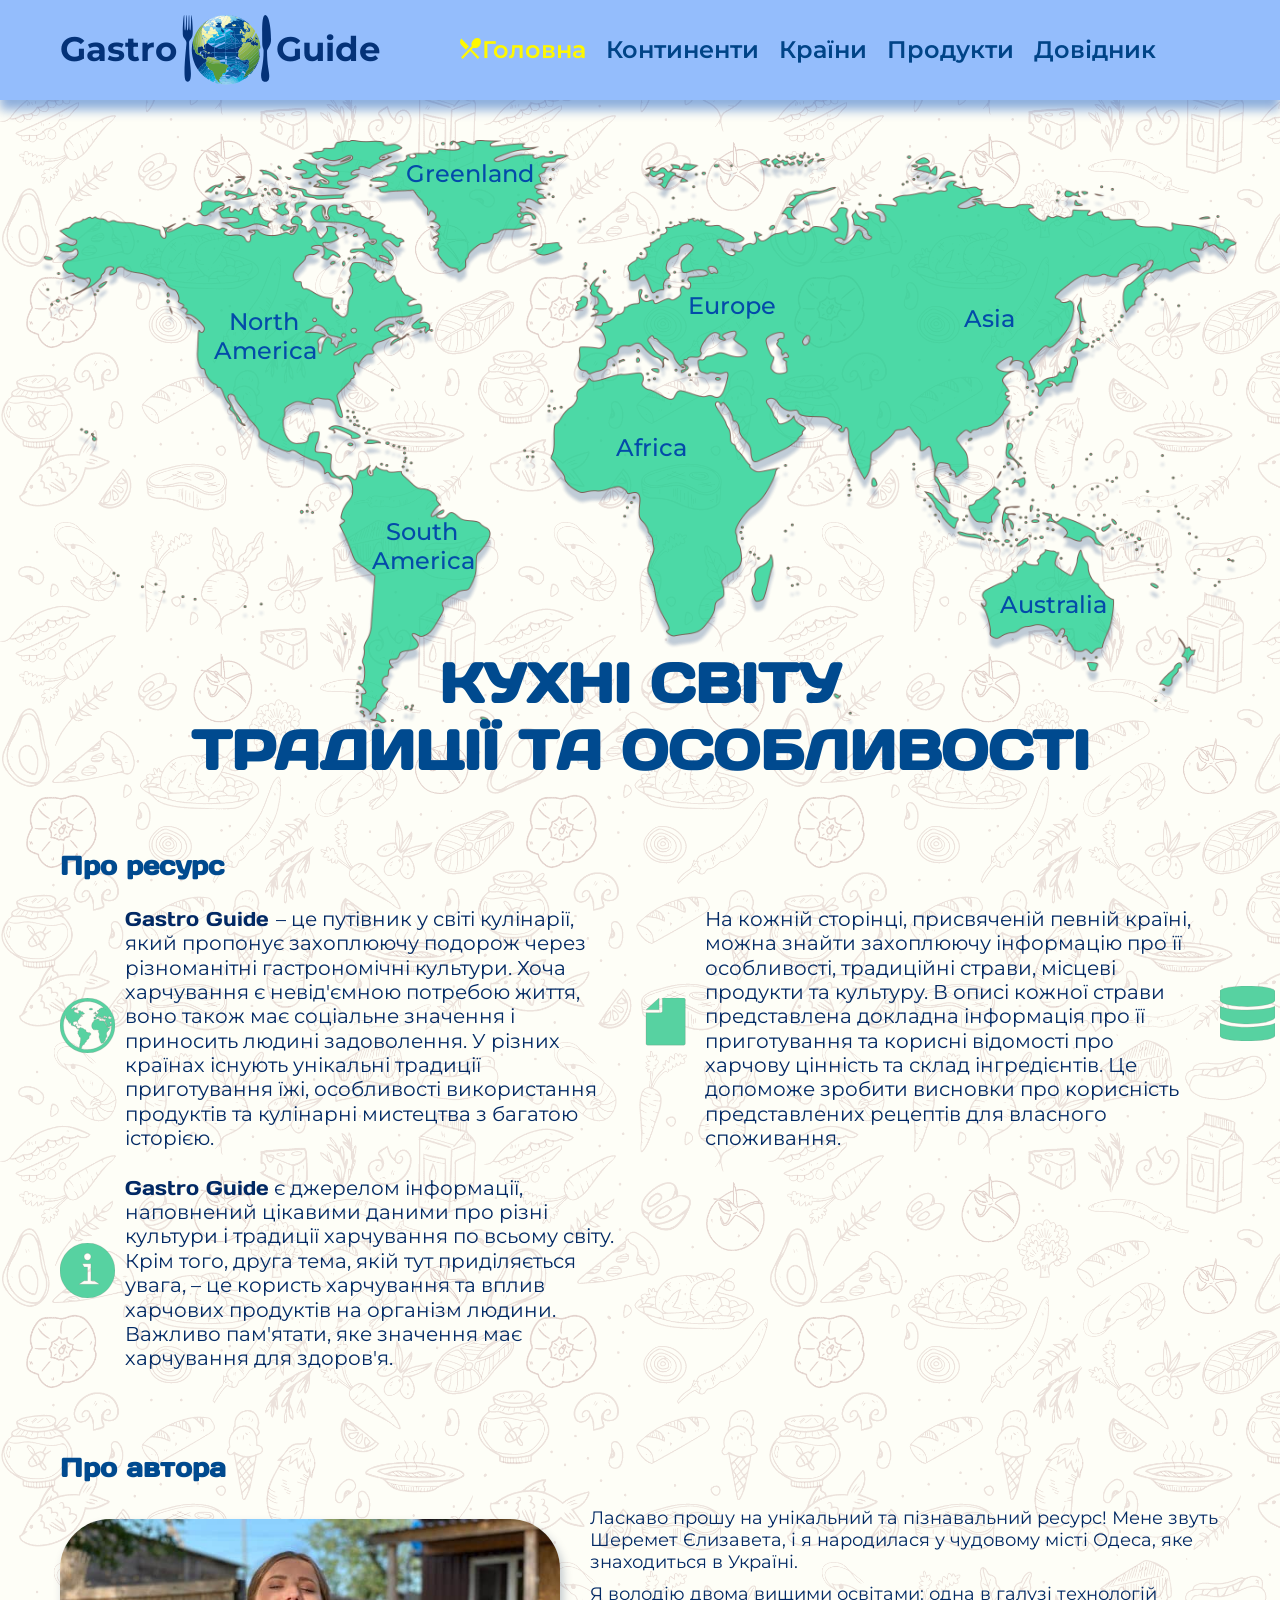
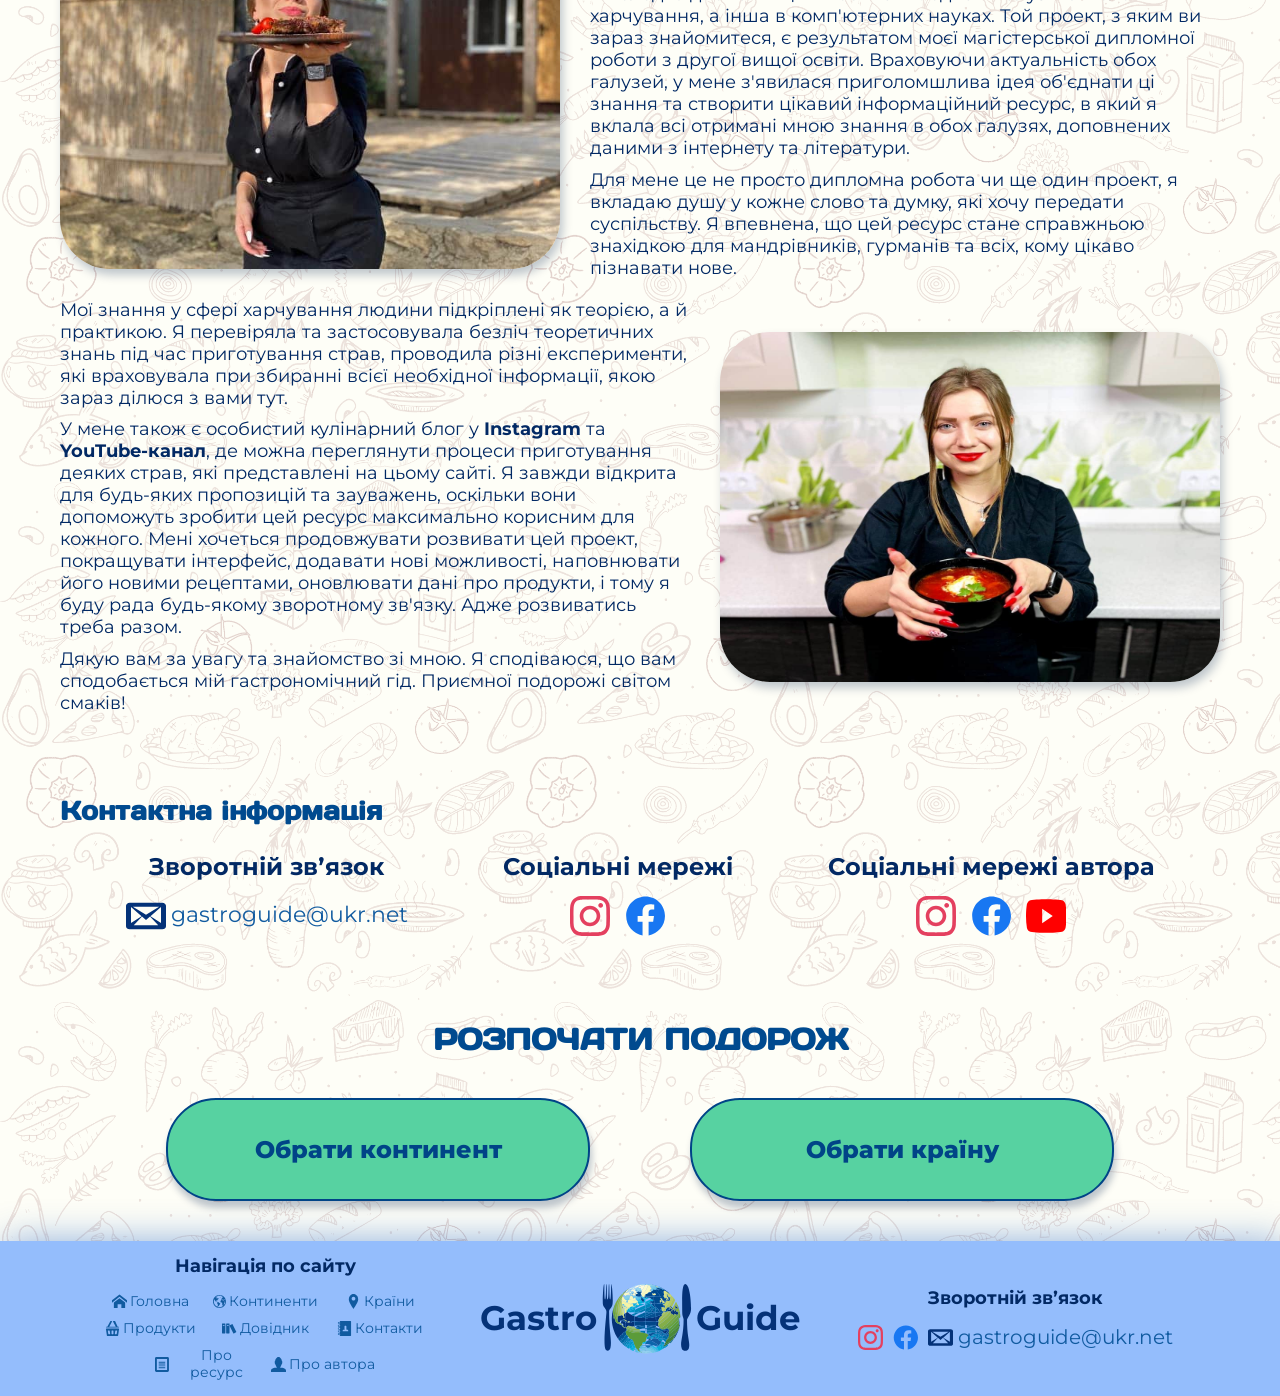
<file: index.html>
<!doctype html><html lang="uk"><head><meta charset="UTF-8"><meta http-equiv="X-UA-Compatible" content="IE=edge"><meta name="viewport" content="width=device-width,initial-scale=1"><link rel="preconnect" href="https://fonts.googleapis.com"><link rel="preconnect" href="https://fonts.gstatic.com" crossorigin><link href="https://fonts.googleapis.com/css2?family=Montserrat:wght@400;500;600;700;800;900&display=swap" rel="stylesheet"><link rel="icon" href="assets/favicon.png" type="image/png"><link rel="icon" href="assets/favicon.svg" type="image/svg"><title>Гастрономічний гід головна сторінка</title><script defer="defer" src="index.209abd20fc036cf3ea3e.js"></script><link href="main.7921c0bfe86d86ba50ae.css" rel="stylesheet"></head><body><header class="header"><div class="bg__container"><div class="container header__container"><nav class="header__nav"><a class="header__nav--link-logo" href="index.html"><span>Gastro</span> <svg class="header__nav--link-logo-icon"><use href="assets/symbol-defs.svg#icon-logo"></use></svg> <span>Guide</span></a><ul class="nav__list"><li class="nav__list--item"><a href="./index.html" class="nav__list--link current">Головна</a></li><li class="nav__list--item"><a href="./pages/continents.html" class="nav__list--link">Континенти</a></li><li class="nav__list--item"><a href="./pages/countries.html" class="nav__list--link">Країни</a></li><li class="nav__list--item"><a href="./pages/products.html" class="nav__list--link">Продукти</a></li><li class="nav__list--item"><a href="./pages/manual.html" class="nav__list--link">Довідник</a></li></ul><button class="header__nav--button-menu js-open-btn"><svg class="header__nav--button-menu-icon"><use href="assets/symbol-defs.svg#icon-mobile-menu"></use></svg></button></nav></div></div><div class="mobile-menu js-mobile-menu"><div class="container mobile-menu__container"><button class="mobile-menu__btn-close js-close-btn"><svg class="mobile-menu__btn-close--icon"><use href="assets/symbol-defs.svg#icon-cancel"></use></svg></button><div><ul class="mobile-menu__nav--list"><li class="mobile-menu__nav--list-item"><a href="./index.html" class="mobile-menu__nav--list-link current">Головна</a></li><li class="mobile-menu__nav--list-item"><a href="./pages/continents.html" class="mobile-menu__nav--list-link">Континенти</a></li><li class="mobile-menu__nav--list-item"><a href="./pages/countries.html" class="mobile-menu__nav--list-link">Країни</a></li><li class="mobile-menu__nav--list-item"><a href="./pages/products.html" class="mobile-menu__nav--list-link">Продукти</a></li><li class="mobile-menu__nav--list-item"><a href="./pages/manual.html" class="mobile-menu__nav--list-link">Довідник</a></li></ul><ul class="mobile-menu__nav--list"><li class="mobile-menu__nav--list-item"><a href="./index.html#recource" class="mobile-menu__nav--list-link js-link">Про ресурс</a></li><li class="mobile-menu__nav--list-item"><a href="./index.html#author" class="mobile-menu__nav--list-link js-link">Про атвора</a></li><li class="mobile-menu__nav--list-item"><a href="./index.html#contacts" class="mobile-menu__nav--list-link js-link">Контакти</a></li></ul><h3 class="mobile-menu--contacts-title">Зворотній звʼязок</h3><ul class="mobile-menu__contacts--list"><li class="mobile-menu__contacts--item-mail"><svg class="mobile-menu__contacts--icon"><use href="assets/symbol-defs.svg#icon-mail"></use></svg> <a class="mobile-menu__contacts--link-mail" href="mailto:gastroguide@ukr.net">gastroguide@ukr.net</a></li><div class="mobile-menu__contacts--container"><li class="mobile-menu__contacts--item"><a class="mobile-menu__contacts--link-social" href="https://instagram.com/_gastroguide?igshid=NTc4MTIwNjQ2YQ=="><svg class="mobile-menu__contacts--icon-social mobile-menu__contacts--icon"><use href="assets/symbol-defs.svg#icon-insta"></use></svg></a></li><li class="mobile-menu__contacts--item"><a class="mobile-menu__contacts--link-social" href="#"><svg class="mobile-menu__contacts--icon-social mobile-menu__contacts--icon"><use href="assets/symbol-defs.svg#icon-fb"></use></svg></a></li></div></ul></div></div></div></header><main><section class="section hero"><div class="container hero__container"><a class="hero__link hero__link--greenland" href="./pages/continents/north-america.html">Greenland</a> <a class="hero__link hero__link--na" href="./pages/continents/north-america.html">North<br>America</a> <a class="hero__link hero__link--sa" href="./pages/continents/south-america.html">South<br>America</a> <a class="hero__link hero__link--africa" href="./pages/continents/africa.html">Africa</a> <a class="hero__link hero__link--europe" href="./pages/continents/europe.html">Europe</a> <a class="hero__link hero__link--asia" href="./pages/continents/asia.html">Asia</a> <a class="hero__link hero__link--au" href="./pages/continents/australia.html">Australia</a><h1 class="hero__title">КУХНІ СВІТУ<br>ТРАДИЦІЇ ТА ОСОБЛИВОСТІ</h1></div></section><section class="section about" id="recource"><div class="container about__container"><h2 class="about__title section__title">Про ресурс</h2><ul class="about__list"><li class="about__list--item"><div><svg class="about__list--icon"><use href="assets/symbol-defs.svg#icon-planet"></use></svg></div><p class="about__list--text"><span class="about__list--text-bold">Gastro Guide </span>– це путівник у світі кулінарії, який пропонує захоплюючу подорож через різноманітні гастрономічні культури. Хоча харчування є невід'ємною потребою життя, воно також має соціальне значення і приносить людині задоволення. У різних країнах існують унікальні традиції приготування їжі, особливості використання продуктів та кулінарні мистецтва з багатою історією.</p></li><li class="about__list--item"><div><svg class="about__list--icon"><use href="assets/symbol-defs.svg#icon-info"></use></svg></div><p class="about__list--text"><span class="about__list--text-bold">Gastro Guide</span> є джерелом інформації, наповнений цікавими даними про різні культури і традиції харчування по всьому світу. Крім того, друга тема, якій тут приділяється увага, – це користь харчування та вплив харчових продуктів на організм людини. Важливо пам'ятати, яке значення має харчування для здоров'я.</p></li><li class="about__list--item"><div><svg class="about__list--icon"><use href="assets/symbol-defs.svg#icon-pages"></use></svg></div><p class="about__list--text">На кожній сторінці, присвяченій певній країні, можна знайти захоплюючу інформацію про її особливості, традиційні страви, місцеві продукти та культуру. В описі кожної страви представлена докладна інформація про її приготування та корисні відомості про харчову цінність та склад інгредієнтів. Це допоможе зробити висновки про корисність представлених рецептів для власного споживання.</p></li><li class="about__list--item"><div><svg class="about__list--icon"><use href="assets/symbol-defs.svg#icon-data"></use></svg></div><p class="about__list--text">Додатково, на решті сторінок гастрономічного гіда представлена цінна інформація про макро- і мікроелементи, що містяться в продуктах, а також доступний повний хімічний склад деяких з найпопулярніших продуктів харчування. Важливо, що ці дані регулярно оновлюватимуться і доповнюватимуть у майбутньому.</p></li></ul></div></section><section class="section author"><div class="container author__container"><h2 class="section__title" id="author">Про автора</h2><ul class="author__list"><li class="authot__list-item"><p class="author__text">Ласкаво прошу на унікальний та пізнавальний ресурс! Мене звуть Шеремет Єлизавета, і я народилася у чудовому місті Одеса, яке знаходиться в Україні. <span class="author__text--paragraph">Я володію двома вищими освітами: одна в галузі технологій харчування, а інша в комп'ютерних науках. Той проект, з яким ви зараз знайомитеся, є результатом моєї магістерської дипломної роботи з другої вищої освіти. Враховуючи актуальність обох галузей, у мене з'явилася приголомшлива ідея об'єднати ці знання та створити цікавий інформаційний ресурс, в який я вклала всі отримані мною знання в обох галузях, доповнених даними з інтернету та літератури.</span> <span class="author__text--paragraph">Для мене це не просто дипломна робота чи ще один проект, я вкладаю душу у кожне слово та думку, які хочу передати суспільству. Я впевнена, що цей ресурс стане справжньою знахідкою для мандрівників, гурманів та всіх, кому цікаво пізнавати нове.</span></p><picture><source srcset="assets/author1-tablet.jpg" type="image/jpeg" media="(min-width:768px)"/><source srcset="assets/author1.jpg" type="image/jpeg" media="(max-width:767px)"/><img src="assets/author1.jpg" alt="Шеремет Єлизавета - автор сайту гастро гід" class="author__image"></picture></li><li class="authot__list-item"><p class="author__text">Мої знання у сфері харчування людини підкріплені як теорією, а й практикою. Я перевіряла та застосовувала безліч теоретичних знань під час приготування страв, проводила різні експерименти, які враховувала при збиранні всієї необхідної інформації, якою зараз ділюся з вами тут. <span class="author__text--paragraph">У мене також є особистий кулінарний блог у <a class="author__text--social-link" href="https://instagram.com/liza_gotovit?igshid=NTc4MTIwNjQ2YQ==" target="_blank">Instagram</a> та <a class="author__text--social-link" href="https://www.youtube.com/@user-oq6eh1kn3u" target="_blank">YouTube-канал</a>, де можна переглянути процеси приготування деяких страв, які представлені на цьому сайті. Я завжди відкрита для будь-яких пропозицій та зауважень, оскільки вони допоможуть зробити цей ресурс максимально корисним для кожного. Мені хочеться продовжувати розвивати цей проект, покращувати інтерфейс, додавати нові можливості, наповнювати його новими рецептами, оновлювати дані про продукти, і тому я буду рада будь-якому зворотному зв'язку. Адже розвиватись треба разом.</span> <span class="author__text--paragraph">Дякую вам за увагу та знайомство зі мною. Я сподіваюся, що вам сподобається мій гастрономічний гід. Приємної подорожі світом смаків!</span></p><picture><source srcset="assets/author2-tablet.jpg" type="image/jpeg" media="(min-width:768px)"/><source srcset="assets/author2.jpg" type="image/jpeg" media="(max-width:767px)"/><img src="assets/author2.jpg" alt="Авторка сайту Gastro Guide - Єлизавета Шеремет" class="author__image"></picture></li></ul></div></section><section class="section contacts" id="contacts"><div class="container contacts__container"><h2 class="section__title">Контактна інформація</h2><ul class="contacts__list"><li class="contacts__list--item"><ul class="contacts-social__list"><li class="contacts-social__item"><h3 class="contacts-social__title">Соціальні мережі</h3><ul class="social-links__list"><li class="social-links__item"><a href="https://instagram.com/_gastroguide?igshid=NTc4MTIwNjQ2YQ==" class="social-links__link" target="_blank"><svg class="social-links__link--icon"><use href="assets/symbol-defs.svg#icon-insta"></use></svg></a></li><li class="social-links__item"><a href="" class="social-links__link" target="_blank"><svg class="social-links__link--icon"><use href="assets/symbol-defs.svg#icon-fb"></use></svg></a></li></ul></li><li class="contacts-social__item"><h3 class="contacts-social__title">Соціальні мережі автора</h3><ul class="social-links__list"><li class="social-links__item"><a href="https://instagram.com/liza_gotovit?igshid=NTc4MTIwNjQ2YQ==" class="social-links__link" target="_blank"><svg class="social-links__link--icon"><use href="assets/symbol-defs.svg#icon-insta"></use></svg></a></li><li class="social-links__item"><a href="https://www.facebook.com/elizabethsheremet" class="social-links__link" target="_blank"><svg class="social-links__link--icon"><use href="assets/symbol-defs.svg#icon-fb"></use></svg></a></li><li class="social-links__item"><a href="https://www.youtube.com/@user-oq6eh1kn3u" class="social-links__link" target="_blank"><svg class="social-links__link--icon"><use href="assets/symbol-defs.svg#icon-youtube"></use></svg></a></li></ul></li></ul></li><li class="contacts__list--item"><h3 class="contacts__title--mail">Зворотній звʼязок</h3><a class="contacts__link--mail" href="mailto:gastroguide@ukr.net"><svg class="contacts__link--mail-icon"><use href="assets/symbol-defs.svg#icon-mail"></use></svg> gastroguide@ukr.net</a></li></ul></div></section><section class="section travel"><div class="container travel__container"><h2 class="section__title travel__title">Розпочати подорож</h2><ul class="travel__list"><li class="travel__item"><a href="./pages/continents.html" class="travel__link">Обрати континент</a></li><li class="travel__item"><a href="./pages/countries.html" class="travel__link">Обрати країну</a></li></ul></div></section></main><footer class="footer"><div class="bg__container"><div class="container footer__container"><div class="footer__nav--container"><h3 class="section__title footer__title">Навігація по сайту</h3><ul class="footer__nav--list"><li class="footer__nav--item"><a href="./index.html" class="footer__nav--link"><svg class="footer__nav--link-icon"><use href="assets/symbol-defs.svg#icon-home"></use></svg>Головна</a></li><li class="footer__nav--item"><a href="./pages/continents.html" class="footer__nav--link"><svg class="footer__nav--link-icon"><use href="assets/symbol-defs.svg#icon-continents"></use></svg>Континенти</a></li><li class="footer__nav--item"><a href="./pages/countries.html" class="footer__nav--link"><svg class="footer__nav--link-icon"><use href="assets/symbol-defs.svg#icon-country"></use></svg>Країни</a></li><li class="footer__nav--item"><a href="./pages/products.html" class="footer__nav--link"><svg class="footer__nav--link-icon"><use href="assets/symbol-defs.svg#icon-products"></use></svg>Продукти</a></li><li class="footer__nav--item"><a href="./pages/manual.html" class="footer__nav--link"><svg class="footer__nav--link-icon"><use href="assets/symbol-defs.svg#icon-manual"></use></svg>Довідник</a></li><li class="footer__nav--item"><a href="./index.html#contacts" class="footer__nav--link"><svg class="footer__nav--link-icon"><use href="assets/symbol-defs.svg#icon-contacts"></use></svg>Контакти</a></li><li class="footer__nav--item"><a href="./index.html#recource" class="footer__nav--link"><svg class="footer__nav--link-icon"><use href="assets/symbol-defs.svg#icon-about"></use></svg>Про ресурс</a></li><li class="footer__nav--item"><a href="./index.html#author" class="footer__nav--link"><svg class="footer__nav--link-icon"><use href="assets/symbol-defs.svg#icon-author"></use></svg>Про автора</a></li></ul></div><div class="footer__contscts--style-box"><div class="footer__contacts--container"><h3 class="section__title footer__title">Зворотній звʼязок</h3><ul class="footer__contacts--list"><li><a href="https://instagram.com/_gastroguide?igshid=NTc4MTIwNjQ2YQ==" class="footer__contacts--link"><svg class="footer__contacts--link-icon" target="_blank"><use href="assets/symbol-defs.svg#icon-insta"></use></svg></a></li><li><a href="" class="footer__contacts--link"><svg class="footer__contacts--link-icon" target="_blank"><use href="assets/symbol-defs.svg#icon-fb"></use></svg></a></li><li><a href="mailto:gastroguide@ukr.net" class="footer__contacts--link" target="_blank"><svg class="footer__contacts--link-icon"><use href="assets/symbol-defs.svg#icon-mail"></use></svg>gastroguide@ukr.net</a></li></ul></div><a class="header__nav--link-logo footer__logo" href="index.html"><span>Gastro</span> <svg class="header__nav--link-logo-icon"><use href="assets/symbol-defs.svg#icon-logo"></use></svg> <span>Guide</span></a></div></div></div></footer></body></html>
</file>
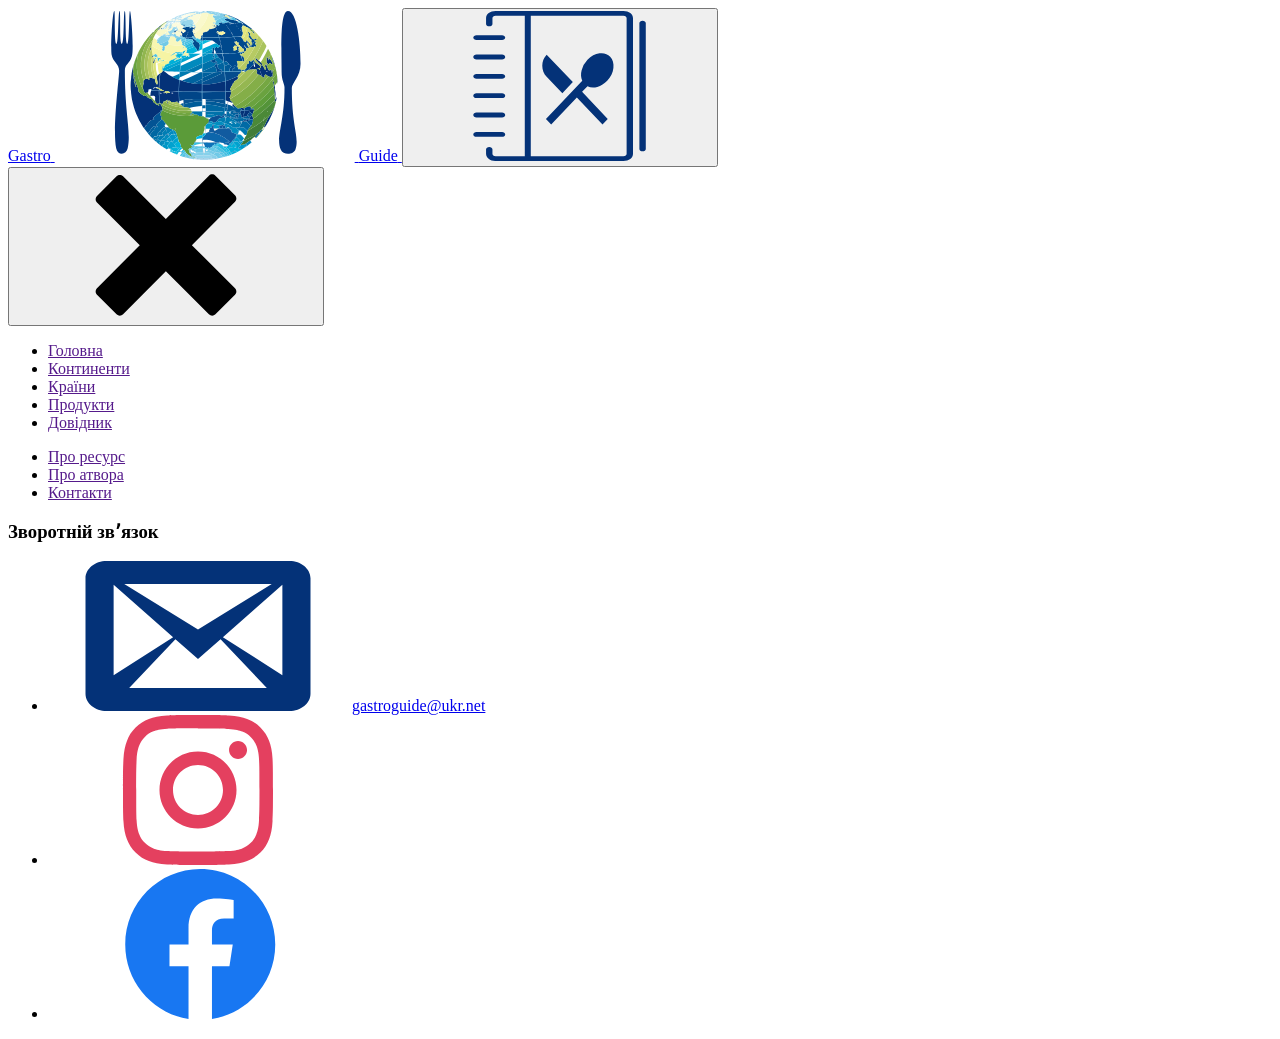
<file: dist/index.html>
<!doctype html><html lang="uk"><head><meta charset="UTF-8"><meta http-equiv="X-UA-Compatible" content="IE=edge"><meta name="viewport" content="width=device-width,initial-scale=1"><link rel="icon" href="assets/favicon.png" type="image/png"><link rel="icon" href="assets/favicon.svg" type="image/svg"><title>Гастрономічний гід головна сторінка</title><script defer="defer" src="index.c2bf7e8dc4853e17e203.js"></script></head><body><header class="header section"><div class="container header__container"><nav class="header__nav"><a class="header__nav--link-logo" href="index.html"><span>Gastro</span> <svg class="header__nav--link-logo-icon"><use href="assets/symbol-defs.svg#icon-logo"></use></svg> <span>Guide</span> </a><button class="header__nav--button-menu js-open-btn"><svg class="header__nav--button-menu-icon"><use href="assets/symbol-defs.svg#icon-mobile-menu"></use></svg></button></nav></div><div class="mobile-menu js-mobile-menu"><div class="container mobile-menu__container"><button class="mobile-menu__btn-close js-close-btn"><svg class="mobile-menu__btn-close--icon"><use href="assets/symbol-defs.svg#icon-cancel"></use></svg></button><div><ul class="mobile-menu__nav--list"><li class="mobile-menu__nav--list-item"><a href="" class="mobile-menu__nav--list-link current">Головна</a></li><li class="mobile-menu__nav--list-item"><a href="" class="mobile-menu__nav--list-link">Континенти</a></li><li class="mobile-menu__nav--list-item"><a href="" class="mobile-menu__nav--list-link">Країни</a></li><li class="mobile-menu__nav--list-item"><a href="" class="mobile-menu__nav--list-link">Продукти</a></li><li class="mobile-menu__nav--list-item"><a href="" class="mobile-menu__nav--list-link">Довідник</a></li></ul><ul class="mobile-menu__nav--list"><li class="mobile-menu__nav--list-item"><a href="" class="mobile-menu__nav--list-link">Про ресурс</a></li><li class="mobile-menu__nav--list-item"><a href="" class="mobile-menu__nav--list-link">Про атвора</a></li><li class="mobile-menu__nav--list-item"><a href="" class="mobile-menu__nav--list-link">Контакти</a></li></ul><h3 class="mobile-menu--contacts-title">Зворотній звʼязок</h3><ul class="mobile-menu__contacts--list"><li class="mobile-menu__contacts--item-mail"><svg class="mobile-menu__contacts--icon"><use href="assets/symbol-defs.svg#icon-mail"></use></svg> <a class="mobile-menu__contacts--link-mail" href="mailto:gastroguide@ukr.net">gastroguide@ukr.net</a></li><div class="mobile-menu__contacts--container"><li class="mobile-menu__contacts--item"><a class="mobile-menu__contacts--link-social" href="#"><svg class="mobile-menu__contacts--icon-social mobile-menu__contacts--icon"><use href="assets/symbol-defs.svg#icon-insta"></use></svg></a></li><li class="mobile-menu__contacts--item"><a class="mobile-menu__contacts--link-social" href="#"><svg class="mobile-menu__contacts--icon-social mobile-menu__contacts--icon"><use href="assets/symbol-defs.svg#icon-fb"></use></svg></a></li></div></ul></div></div></div></header><main></main><footer></footer></body></html>
</file>
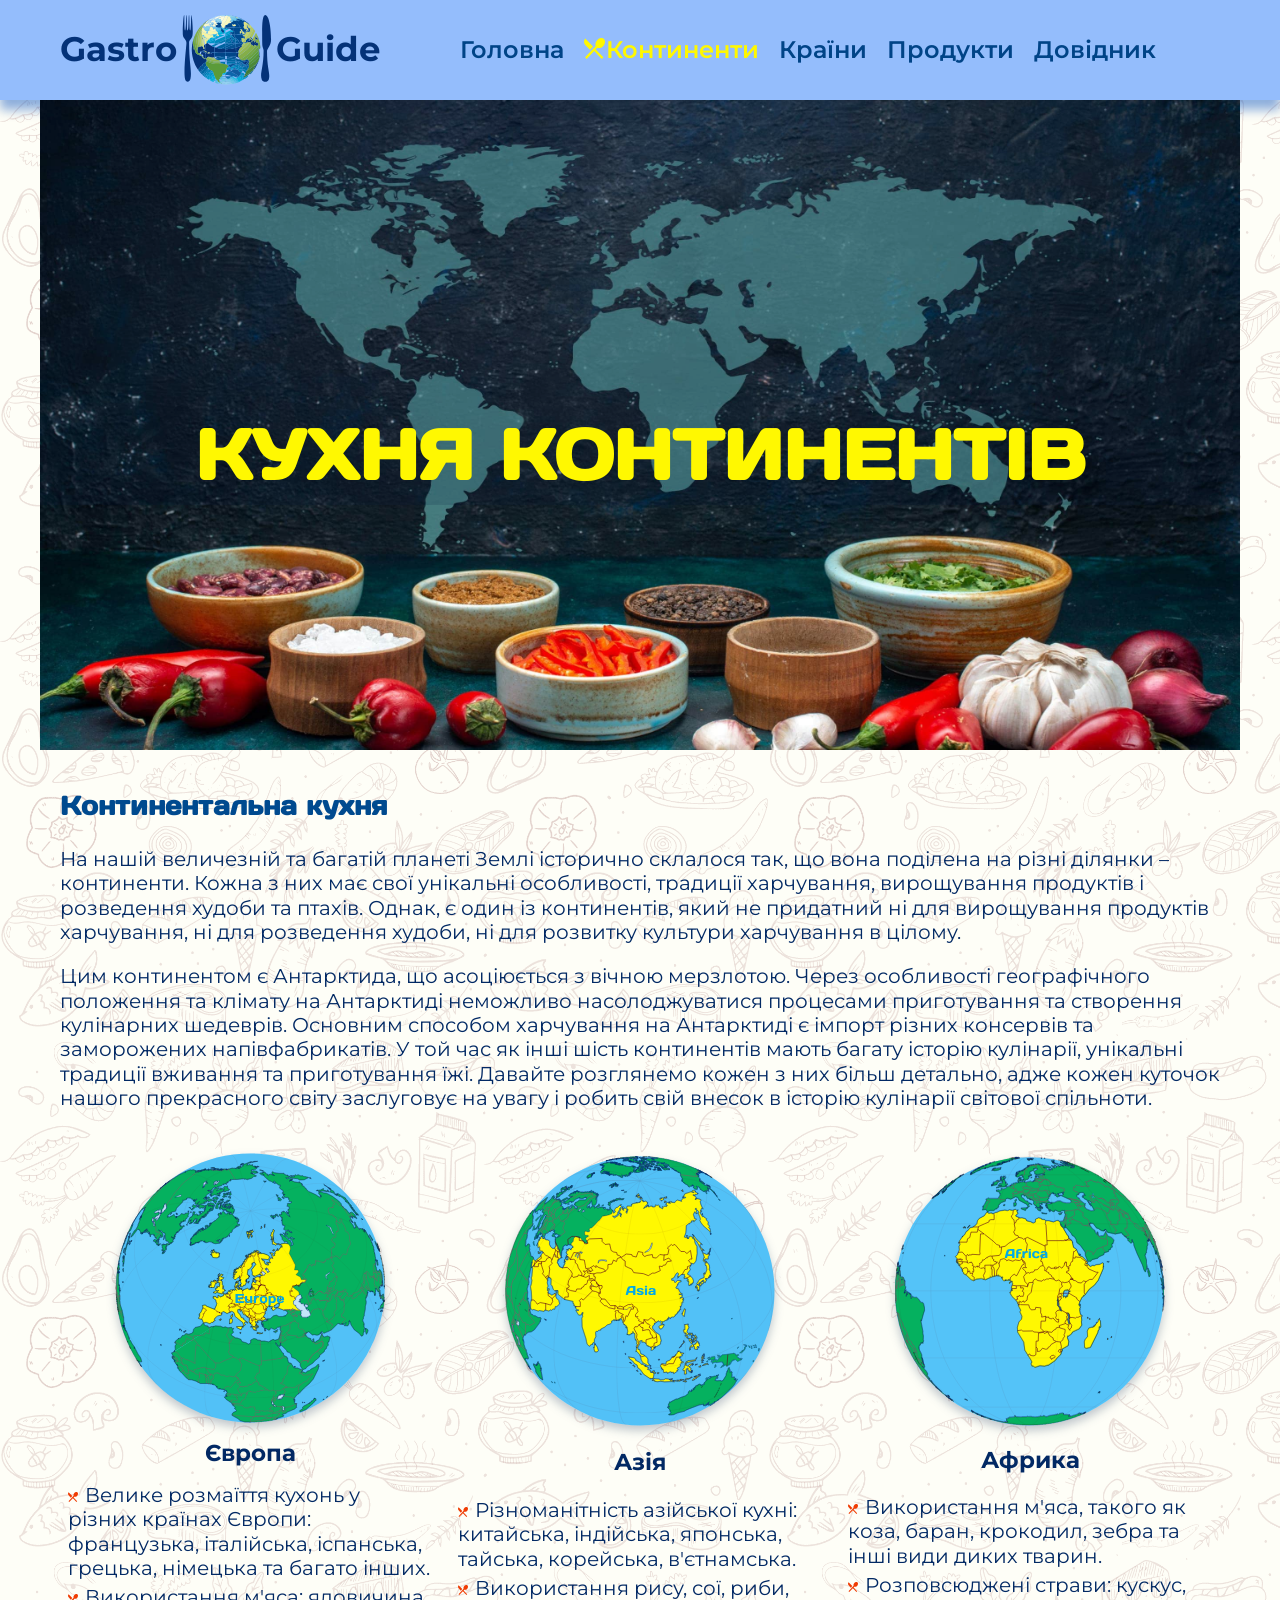
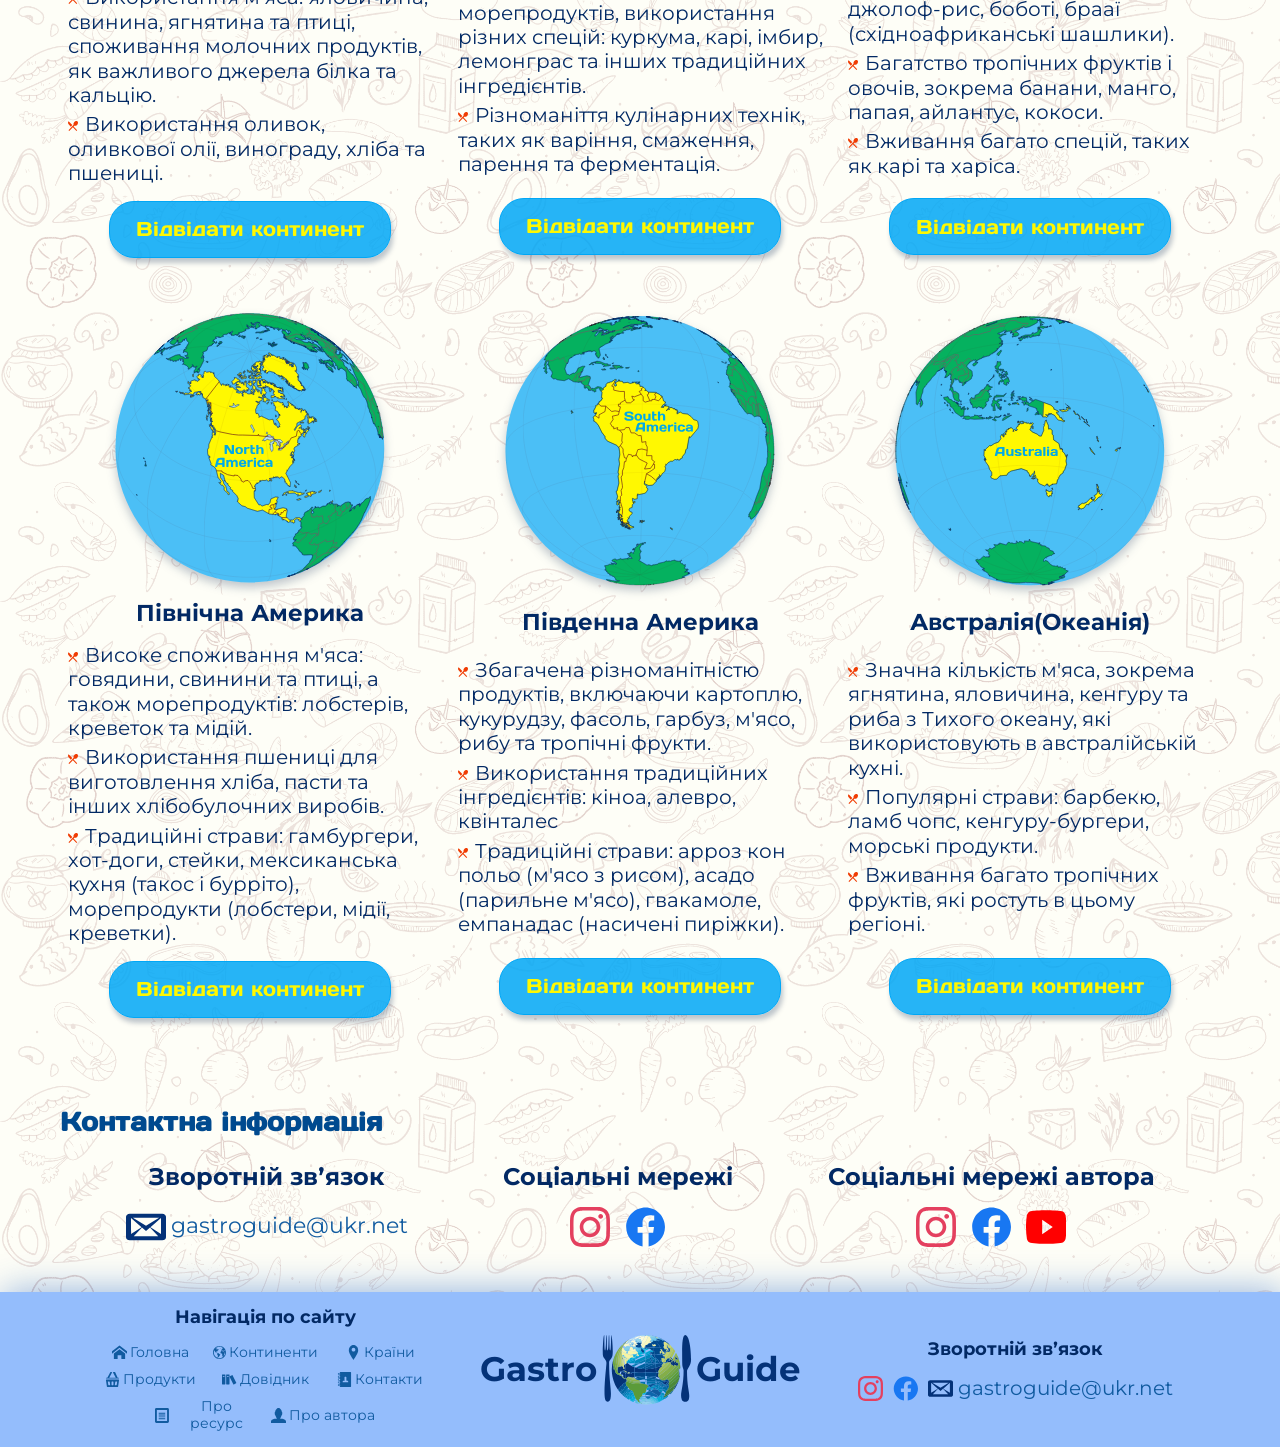
<file: pages/continents.html>
<!doctype html><html lang="uk"><head><meta charset="UTF-8"><meta http-equiv="X-UA-Compatible" content="IE=edge"><meta name="viewport" content="width=device-width,initial-scale=1"><link rel="icon" href="../assets/favicon.png" type="image/png"><link rel="icon" href="../assets/favicon.svg" type="image/svg"><link rel="preconnect" href="https://fonts.googleapis.com"><link rel="preconnect" href="https://fonts.gstatic.com" crossorigin><link href="https://fonts.googleapis.com/css2?family=Montserrat:wght@400;500;600;700;800;900&display=swap" rel="stylesheet"><title>Континенти</title><script defer="defer" src="../index.209abd20fc036cf3ea3e.js"></script><link href="../main.7921c0bfe86d86ba50ae.css" rel="stylesheet"></head><body><header class="header"><div class="bg__container"><div class="container header__container"><nav class="header__nav"><a class="header__nav--link-logo" href="../index.html"><span>Gastro</span> <svg class="header__nav--link-logo-icon"><use href="../assets/symbol-defs.svg#icon-logo"></use></svg> <span>Guide</span></a><ul class="nav__list"><li class="nav__list--item"><a href="../index.html" class="nav__list--link">Головна</a></li><li class="nav__list--item"><a href="./continents.html" class="nav__list--link current">Континенти</a></li><li class="nav__list--item"><a href="./countries.html" class="nav__list--link">Країни</a></li><li class="nav__list--item"><a href="./products.html" class="nav__list--link">Продукти</a></li><li class="nav__list--item"><a href="./manual.html" class="nav__list--link">Довідник</a></li></ul><button class="header__nav--button-menu js-open-btn"><svg class="header__nav--button-menu-icon"><use href="../assets/symbol-defs.svg#icon-mobile-menu"></use></svg></button></nav></div></div><div class="mobile-menu js-mobile-menu"><div class="container mobile-menu__container"><button class="mobile-menu__btn-close js-close-btn"><svg class="mobile-menu__btn-close--icon"><use href="../assets/symbol-defs.svg#icon-cancel"></use></svg></button><div><ul class="mobile-menu__nav--list"><li class="mobile-menu__nav--list-item"><a href="../index.html" class="mobile-menu__nav--list-link">Головна</a></li><li class="mobile-menu__nav--list-item"><a href="./continents.html" class="mobile-menu__nav--list-link current">Континенти</a></li><li class="mobile-menu__nav--list-item"><a href="./countries.html" class="mobile-menu__nav--list-link">Країни</a></li><li class="mobile-menu__nav--list-item"><a href="./products.html" class="mobile-menu__nav--list-link">Продукти</a></li><li class="mobile-menu__nav--list-item"><a href="./manual.html" class="mobile-menu__nav--list-link">Довідник</a></li></ul><ul class="mobile-menu__nav--list"><li class="mobile-menu__nav--list-item"><a href="../index.html#recource" class="mobile-menu__nav--list-link js-link">Про ресурс</a></li><li class="mobile-menu__nav--list-item"><a href="../index.html#author" class="mobile-menu__nav--list-link js-link">Про атвора</a></li><li class="mobile-menu__nav--list-item"><a href="../index.html#contacts" class="mobile-menu__nav--list-link js-link">Контакти</a></li></ul><h3 class="mobile-menu--contacts-title">Зворотній звʼязок</h3><ul class="mobile-menu__contacts--list"><li class="mobile-menu__contacts--item-mail"><svg class="mobile-menu__contacts--icon"><use href="../assets/symbol-defs.svg#icon-mail"></use></svg> <a class="mobile-menu__contacts--link-mail" href="mailto:gastroguide@ukr.net">gastroguide@ukr.net</a></li><div class="mobile-menu__contacts--container"><li class="mobile-menu__contacts--item"><a class="mobile-menu__contacts--link-social" href="https://instagram.com/_gastroguide?igshid=NTc4MTIwNjQ2YQ=="><svg class="mobile-menu__contacts--icon-social mobile-menu__contacts--icon"><use href="../assets/symbol-defs.svg#icon-insta"></use></svg></a></li><li class="mobile-menu__contacts--item"><a class="mobile-menu__contacts--link-social" href="#"><svg class="mobile-menu__contacts--icon-social mobile-menu__contacts--icon"><use href="../assets/symbol-defs.svg#icon-fb"></use></svg></a></li></div></ul></div></div></div></header><main><section class="section hero-continets"><div class="container hero-continents__container"><h1 class="hero-continents__title section__title">Кухня континентів</h1></div></section><section class="section kitchen"><div class="container kitchen__container"><h2 class="section__title">Континентальна кухня</h2><p class="kitchen__text">На нашій величезній та багатій планеті Землі історично склалося так, що вона поділена на різні ділянки – континенти. Кожна з них має свої унікальні особливості, традиції харчування, вирощування продуктів і розведення худоби та птахів. Однак, є один із континентів, який не придатний ні для вирощування продуктів харчування, ні для розведення худоби, ні для розвитку культури харчування в цілому.</p><p class="kitchen__text">Цим континентом є Антарктида, що асоціюється з вічною мерзлотою. Через особливості географічного положення та клімату на Антарктиді неможливо насолоджуватися процесами приготування та створення кулінарних шедеврів. Основним способом харчування на Антарктиді є імпорт різних консервів та заморожених напівфабрикатів. У той час як інші шість континентів мають багату історію кулінарії, унікальні традиції вживання та приготування їжі. Давайте розглянемо кожен з них більш детально, адже кожен куточок нашого прекрасного світу заслуговує на увагу і робить свій внесок в історію кулінарії світової спільноти.</p><ul class="continents__list"><li class="continents__item"><a href="./continents/europe.html" class="continents__link"><img class="continents__link--icon" src="../assets/europe-icon.svg" alt="Європа континент на планеті"></a><h3 class="continents__item--title">Європа</h3><ul class="continent__list"><li class="continent__item">Велике розмаїття кухонь у різних країнах Європи: французька, італійська, іспанська, грецька, німецька та багато інших.</li><li class="continent__item">Використання м'яса: яловичина, свинина, ягнятина та птиці, споживання молочних продуктів, як важливого джерела білка та кальцію.</li><li class="continent__item">Використання оливок, оливкової олії, винограду, хліба та пшениці.</li></ul><a href="./continents/europe.html" class="continent__link--button">Відвідати континент</a></li><li class="continents__item"><a href="./continents/asia.html" class="continents__link"><img class="continents__link--icon" src="../assets/asia-icon.svg" alt="Азія континент на планеті"></a><h3 class="continents__item--title">Азія</h3><ul class="continent__list"><li class="continent__item">Різноманітність азійської кухні: китайська, індійська, японська, тайська, корейська, в'єтнамська.</li><li class="continent__item">Використання рису, сої, риби, морепродуктів, використання різних спецій: куркума, карі, імбир, лемонграс та інших традиційних інгредієнтів.</li><li class="continent__item">Різноманіття кулінарних технік, таких як варіння, смаження, парення та ферментація.</li></ul><a href="./continents/asia.html" class="continent__link--button">Відвідати континент</a></li><li class="continents__item"><a href="./continents/africa.html" class="continents__link"><img class="continents__link--icon" src="../assets/africa-icon.svg" alt="Африка континент на планеті"></a><h3 class="continents__item--title">Африка</h3><ul class="continent__list"><li class="continent__item">Використання м'яса, такого як коза, баран, крокодил, зебра та інші види диких тварин.</li><li class="continent__item">Розповсюджені страви: кускус, джолоф-рис, боботі, брааї (східноафриканські шашлики).</li><li class="continent__item">Багатство тропічних фруктів і овочів, зокрема банани, манго, папая, айлантус, кокоси.</li><li class="continent__item">Вживання багато спецій, таких як карі та харіса.</li></ul><a href="./continents/africa.html" class="continent__link--button">Відвідати континент</a></li><li class="continents__item"><a href="./continents/north-america.html" class="continents__link"><img class="continents__link--icon" src="../assets/na-icon.svg" alt="Північна Америка континент на планеті"></a><h3 class="continents__item--title">Північна Америка</h3><ul class="continent__list"><li class="continent__item">Високе споживання м'яса: говядини, свинини та птиці, а також морепродуктів: лобстерів, креветок та мідій.</li><li class="continent__item">Використання пшениці для виготовлення хліба, пасти та інших хлібобулочних виробів.</li><li class="continent__item">Традиційні страви: гамбургери, хот-доги, стейки, мексиканська кухня (такос і бурріто), морепродукти (лобстери, мідії, креветки).</li></ul><a href="./continents/north-america.html" class="continent__link--button">Відвідати континент</a></li><li class="continents__item"><a href="./continents/south-america.html" class="continents__link"><img class="continents__link--icon" src="../assets/sa-icon.svg" alt="Південна Америка континент на планеті"></a><h3 class="continents__item--title">Південна Америка</h3><ul class="continent__list"><li class="continent__item">Збагачена різноманітністю продуктів, включаючи картоплю, кукурудзу, фасоль, гарбуз, м'ясо, рибу та тропічні фрукти.</li><li class="continent__item">Використання традиційних інгредієнтів: кіноа, алевро, квінталес</li><li class="continent__item">Традиційні страви: арроз кон польо (м'ясо з рисом), асадо (парильне м'ясо), гвакамоле, емпанадас (насичені пиріжки).</li></ul><a href="./continents/south-america.html" class="continent__link--button">Відвідати континент</a></li><li class="continents__item"><a href="./continents/australia.html" class="continents__link"><img class="continents__link--icon" src="../assets/au-icon.svg" alt="Австралія континент на планеті"></a><h3 class="continents__item--title">Австралія(Океанія)</h3><ul class="continent__list"><li class="continent__item">Значна кількість м'яса, зокрема ягнятина, яловичина, кенгуру та риба з Тихого океану, які використовують в австралійській кухні.</li><li class="continent__item">Популярні страви: барбекю, ламб чопс, кенгуру-бургери, морські продукти.</li><li class="continent__item">Вживання багато тропічних фруктів, які ростуть в цьому регіоні.</li></ul><a href="./continents/australia.html" class="continent__link--button">Відвідати континент</a></li></ul></div></section><section class="section contacts"><div class="container contacts__container"><h2 class="section__title">Контактна інформація</h2><ul class="contacts__list"><li class="contacts__list--item"><ul class="contacts-social__list"><li class="contacts-social__item"><h3 class="contacts-social__title">Соціальні мережі</h3><ul class="social-links__list"><li class="social-links__item"><a href="https://instagram.com/_gastroguide?igshid=NTc4MTIwNjQ2YQ==" class="social-links__link" target="_blank"><svg class="social-links__link--icon"><use href="../assets/symbol-defs.svg#icon-insta"></use></svg></a></li><li class="social-links__item"><a href="" class="social-links__link" target="_blank"><svg class="social-links__link--icon"><use href="../assets/symbol-defs.svg#icon-fb"></use></svg></a></li></ul></li><li class="contacts-social__item"><h3 class="contacts-social__title">Соціальні мережі автора</h3><ul class="social-links__list"><li class="social-links__item"><a href="https://instagram.com/liza_gotovit?igshid=NTc4MTIwNjQ2YQ==" class="social-links__link" target="_blank"><svg class="social-links__link--icon"><use href="../assets/symbol-defs.svg#icon-insta"></use></svg></a></li><li class="social-links__item"><a href="https://www.facebook.com/elizabethsheremet" class="social-links__link" target="_blank"><svg class="social-links__link--icon"><use href="../assets/symbol-defs.svg#icon-fb"></use></svg></a></li><li class="social-links__item"><a href="https://www.youtube.com/@user-oq6eh1kn3u" class="social-links__link" target="_blank"><svg class="social-links__link--icon"><use href="../assets/symbol-defs.svg#icon-youtube"></use></svg></a></li></ul></li></ul></li><li class="contacts__list--item"><h3 class="contacts__title--mail">Зворотній звʼязок</h3><a class="contacts__link--mail" href="mailto:gastroguide@ukr.net"><svg class="contacts__link--mail-icon"><use href="../assets/symbol-defs.svg#icon-mail"></use></svg> gastroguide@ukr.net</a></li></ul></div></section></main><footer class="footer"><div class="bg__container"><div class="container footer__container"><div class="footer__nav--container"><h3 class="section__title footer__title">Навігація по сайту</h3><ul class="footer__nav--list"><li class="footer__nav--item"><a href="../index.html" class="footer__nav--link"><svg class="footer__nav--link-icon"><use href="../assets/symbol-defs.svg#icon-home"></use></svg>Головна</a></li><li class="footer__nav--item"><a href="./continents.html" class="footer__nav--link"><svg class="footer__nav--link-icon"><use href="../assets/symbol-defs.svg#icon-continents"></use></svg>Континенти</a></li><li class="footer__nav--item"><a href="./countries.html" class="footer__nav--link"><svg class="footer__nav--link-icon"><use href="../assets/symbol-defs.svg#icon-country"></use></svg>Країни</a></li><li class="footer__nav--item"><a href="./products.html" class="footer__nav--link"><svg class="footer__nav--link-icon"><use href="../assets/symbol-defs.svg#icon-products"></use></svg>Продукти</a></li><li class="footer__nav--item"><a href="./manual.html" class="footer__nav--link"><svg class="footer__nav--link-icon"><use href="../assets/symbol-defs.svg#icon-manual"></use></svg>Довідник</a></li><li class="footer__nav--item"><a href="../index.html#contacts" class="footer__nav--link"><svg class="footer__nav--link-icon"><use href="../assets/symbol-defs.svg#icon-contacts"></use></svg>Контакти</a></li><li class="footer__nav--item"><a href="../index.html#recource" class="footer__nav--link"><svg class="footer__nav--link-icon"><use href="../assets/symbol-defs.svg#icon-about"></use></svg>Про ресурс</a></li><li class="footer__nav--item"><a href="../index.html#author" class="footer__nav--link"><svg class="footer__nav--link-icon"><use href="../assets/symbol-defs.svg#icon-author"></use></svg>Про автора</a></li></ul></div><div class="footer__contscts--style-box"><div class="footer__contacts--container"><h3 class="section__title footer__title">Зворотній звʼязок</h3><ul class="footer__contacts--list"><li><a href="https://instagram.com/_gastroguide?igshid=NTc4MTIwNjQ2YQ==" class="footer__contacts--link"><svg class="footer__contacts--link-icon" target="_blank"><use href="../assets/symbol-defs.svg#icon-insta"></use></svg></a></li><li><a href="" class="footer__contacts--link"><svg class="footer__contacts--link-icon" target="_blank"><use href="../assets/symbol-defs.svg#icon-fb"></use></svg></a></li><li><a href="mailto:gastroguide@ukr.net" class="footer__contacts--link" target="_blank"><svg class="footer__contacts--link-icon"><use href="../assets/symbol-defs.svg#icon-mail"></use></svg>gastroguide@ukr.net</a></li></ul></div><a class="header__nav--link-logo footer__logo" href="../index.html"><span>Gastro</span> <svg class="header__nav--link-logo-icon"><use href="../assets/symbol-defs.svg#icon-logo"></use></svg> <span>Guide</span></a></div></div></div></footer></body></html>
</file>
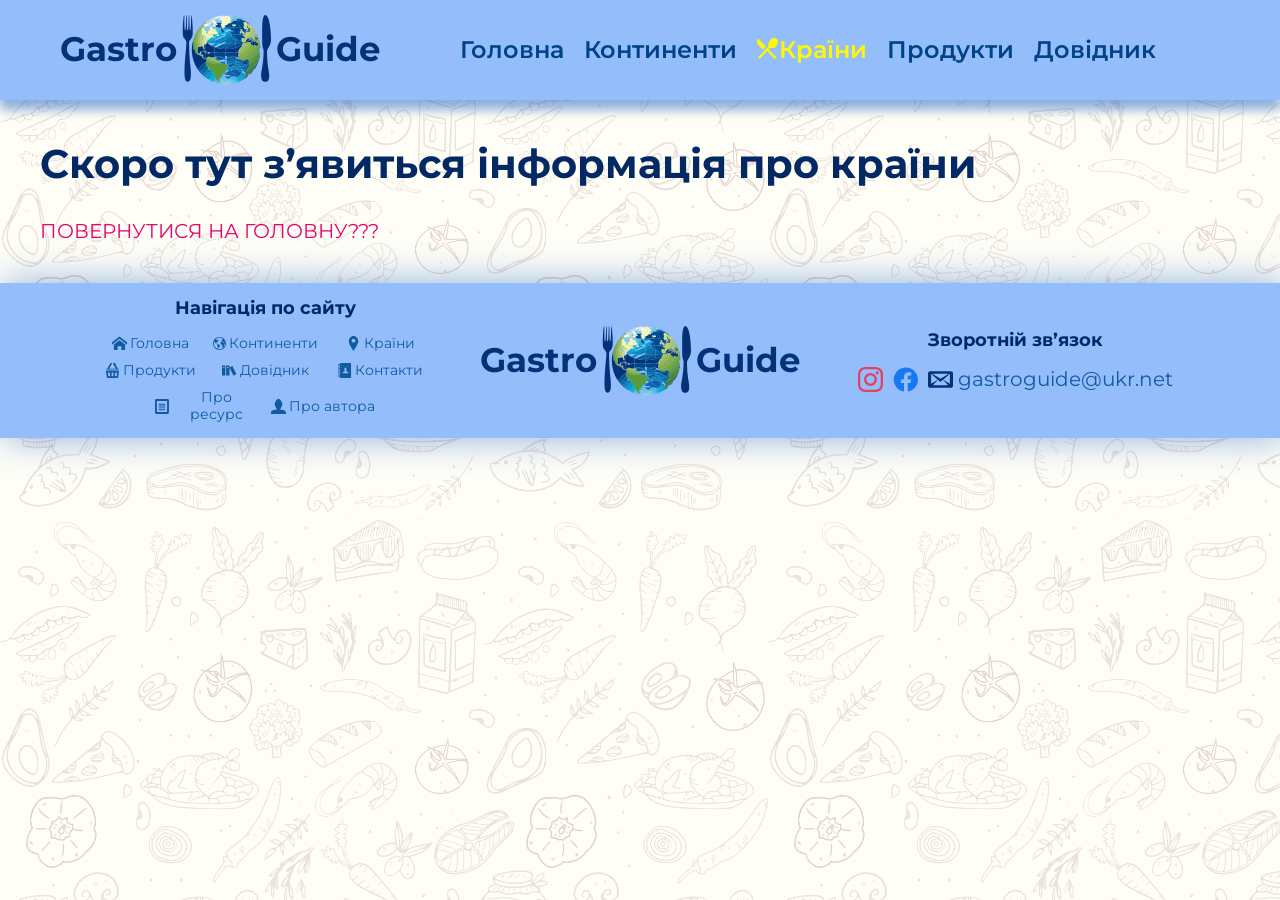
<file: pages/countries.html>
<!doctype html><html lang="uk"><head><meta charset="UTF-8"><meta name="viewport" content="width=device-width,initial-scale=1"><link rel="icon" href="../assets/favicon.png" type="image/png"><link rel="icon" href="../assets/favicon.svg" type="image/svg"><link rel="preconnect" href="https://fonts.googleapis.com"><link rel="preconnect" href="https://fonts.gstatic.com" crossorigin><link href="https://fonts.googleapis.com/css2?family=Montserrat:wght@400;500;600;700;800;900&display=swap" rel="stylesheet"><title>Країни</title><script defer="defer" src="../index.209abd20fc036cf3ea3e.js"></script><link href="../main.7921c0bfe86d86ba50ae.css" rel="stylesheet"></head><body><header class="header"><div class="bg__container"><div class="container header__container"><nav class="header__nav"><a class="header__nav--link-logo" href="index.html"><span>Gastro</span> <svg class="header__nav--link-logo-icon"><use href="../assets/symbol-defs.svg#icon-logo"></use></svg> <span>Guide</span></a><ul class="nav__list"><li class="nav__list--item"><a href="../index.html" class="nav__list--link">Головна</a></li><li class="nav__list--item"><a href="./continents.html" class="nav__list--link">Континенти</a></li><li class="nav__list--item"><a href="./countries.html" class="nav__list--link current">Країни</a></li><li class="nav__list--item"><a href="./products.html" class="nav__list--link">Продукти</a></li><li class="nav__list--item"><a href="./manual.html" class="nav__list--link">Довідник</a></li></ul><button class="header__nav--button-menu js-open-btn"><svg class="header__nav--button-menu-icon"><use href="../assets/symbol-defs.svg#icon-mobile-menu"></use></svg></button></nav></div></div><div class="mobile-menu js-mobile-menu"><div class="container mobile-menu__container"><button class="mobile-menu__btn-close js-close-btn"><svg class="mobile-menu__btn-close--icon"><use href="../assets/symbol-defs.svg#icon-cancel"></use></svg></button><div><ul class="mobile-menu__nav--list"><li class="mobile-menu__nav--list-item"><a href="../index.html" class="mobile-menu__nav--list-link">Головна</a></li><li class="mobile-menu__nav--list-item"><a href="./continents.html" class="mobile-menu__nav--list-link">Континенти</a></li><li class="mobile-menu__nav--list-item"><a href="./countries.html" class="mobile-menu__nav--list-link current">Країни</a></li><li class="mobile-menu__nav--list-item"><a href="./products.html" class="mobile-menu__nav--list-link">Продукти</a></li><li class="mobile-menu__nav--list-item"><a href="./manual.html" class="mobile-menu__nav--list-link">Довідник</a></li></ul><ul class="mobile-menu__nav--list"><li class="mobile-menu__nav--list-item"><a href="../index.html#recource" class="mobile-menu__nav--list-link js-link">Про ресурс</a></li><li class="mobile-menu__nav--list-item"><a href="../index.html#author" class="mobile-menu__nav--list-link js-link">Про атвора</a></li><li class="mobile-menu__nav--list-item"><a href="../index.html#contacts" class="mobile-menu__nav--list-link js-link">Контакти</a></li></ul><h3 class="mobile-menu--contacts-title">Зворотній звʼязок</h3><ul class="mobile-menu__contacts--list"><li class="mobile-menu__contacts--item-mail"><svg class="mobile-menu__contacts--icon"><use href="../assets/symbol-defs.svg#icon-mail"></use></svg> <a class="mobile-menu__contacts--link-mail" href="mailto:gastroguide@ukr.net">gastroguide@ukr.net</a></li><div class="mobile-menu__contacts--container"><li class="mobile-menu__contacts--item"><a class="mobile-menu__contacts--link-social" href="https://instagram.com/_gastroguide?igshid=NTc4MTIwNjQ2YQ=="><svg class="mobile-menu__contacts--icon-social mobile-menu__contacts--icon"><use href="../assets/symbol-defs.svg#icon-insta"></use></svg></a></li><li class="mobile-menu__contacts--item"><a class="mobile-menu__contacts--link-social" href="#"><svg class="mobile-menu__contacts--icon-social mobile-menu__contacts--icon"><use href="../assets/symbol-defs.svg#icon-fb"></use></svg></a></li></div></ul></div></div></div></header><main><section class="section"><h1>Скоро тут зʼявиться інформація про країни</h1><a class="back" href="../index.html">ПОВЕРНУТИСЯ НА ГОЛОВНУ???</a></section><style>.back{display:block;margin-top:30px;color:#e3086e}</style></main><footer class="footer"><div class="bg__container"><div class="container footer__container"><div class="footer__nav--container"><h3 class="section__title footer__title">Навігація по сайту</h3><ul class="footer__nav--list"><li class="footer__nav--item"><a href="../index.html" class="footer__nav--link"><svg class="footer__nav--link-icon"><use href="../assets/symbol-defs.svg#icon-home"></use></svg>Головна</a></li><li class="footer__nav--item"><a href="./continents.html" class="footer__nav--link"><svg class="footer__nav--link-icon"><use href="../assets/symbol-defs.svg#icon-continents"></use></svg>Континенти</a></li><li class="footer__nav--item"><a href="./countries.html" class="footer__nav--link"><svg class="footer__nav--link-icon"><use href="../assets/symbol-defs.svg#icon-country"></use></svg>Країни</a></li><li class="footer__nav--item"><a href="./products.html" class="footer__nav--link"><svg class="footer__nav--link-icon"><use href="../assets/symbol-defs.svg#icon-products"></use></svg>Продукти</a></li><li class="footer__nav--item"><a href="./manual.html" class="footer__nav--link"><svg class="footer__nav--link-icon"><use href="../assets/symbol-defs.svg#icon-manual"></use></svg>Довідник</a></li><li class="footer__nav--item"><a href="../index.html#contacts" class="footer__nav--link"><svg class="footer__nav--link-icon"><use href="../assets/symbol-defs.svg#icon-contacts"></use></svg>Контакти</a></li><li class="footer__nav--item"><a href="../index.html#recource" class="footer__nav--link"><svg class="footer__nav--link-icon"><use href="../assets/symbol-defs.svg#icon-about"></use></svg>Про ресурс</a></li><li class="footer__nav--item"><a href="../index.html#author" class="footer__nav--link"><svg class="footer__nav--link-icon"><use href="../assets/symbol-defs.svg#icon-author"></use></svg>Про автора</a></li></ul></div><div class="footer__contscts--style-box"><div class="footer__contacts--container"><h3 class="section__title footer__title">Зворотній звʼязок</h3><ul class="footer__contacts--list"><li><a href="https://instagram.com/_gastroguide?igshid=NTc4MTIwNjQ2YQ==" class="footer__contacts--link"><svg class="footer__contacts--link-icon" target="_blank"><use href="../assets/symbol-defs.svg#icon-insta"></use></svg></a></li><li><a href="" class="footer__contacts--link"><svg class="footer__contacts--link-icon" target="_blank"><use href="../assets/symbol-defs.svg#icon-fb"></use></svg></a></li><li><a href="mailto:gastroguide@ukr.net" class="footer__contacts--link" target="_blank"><svg class="footer__contacts--link-icon"><use href="../assets/symbol-defs.svg#icon-mail"></use></svg>gastroguide@ukr.net</a></li></ul></div><a class="header__nav--link-logo footer__logo" href="../index.html"><span>Gastro</span> <svg class="header__nav--link-logo-icon"><use href="../assets/symbol-defs.svg#icon-logo"></use></svg> <span>Guide</span></a></div></div></div></footer></body></html>
</file>
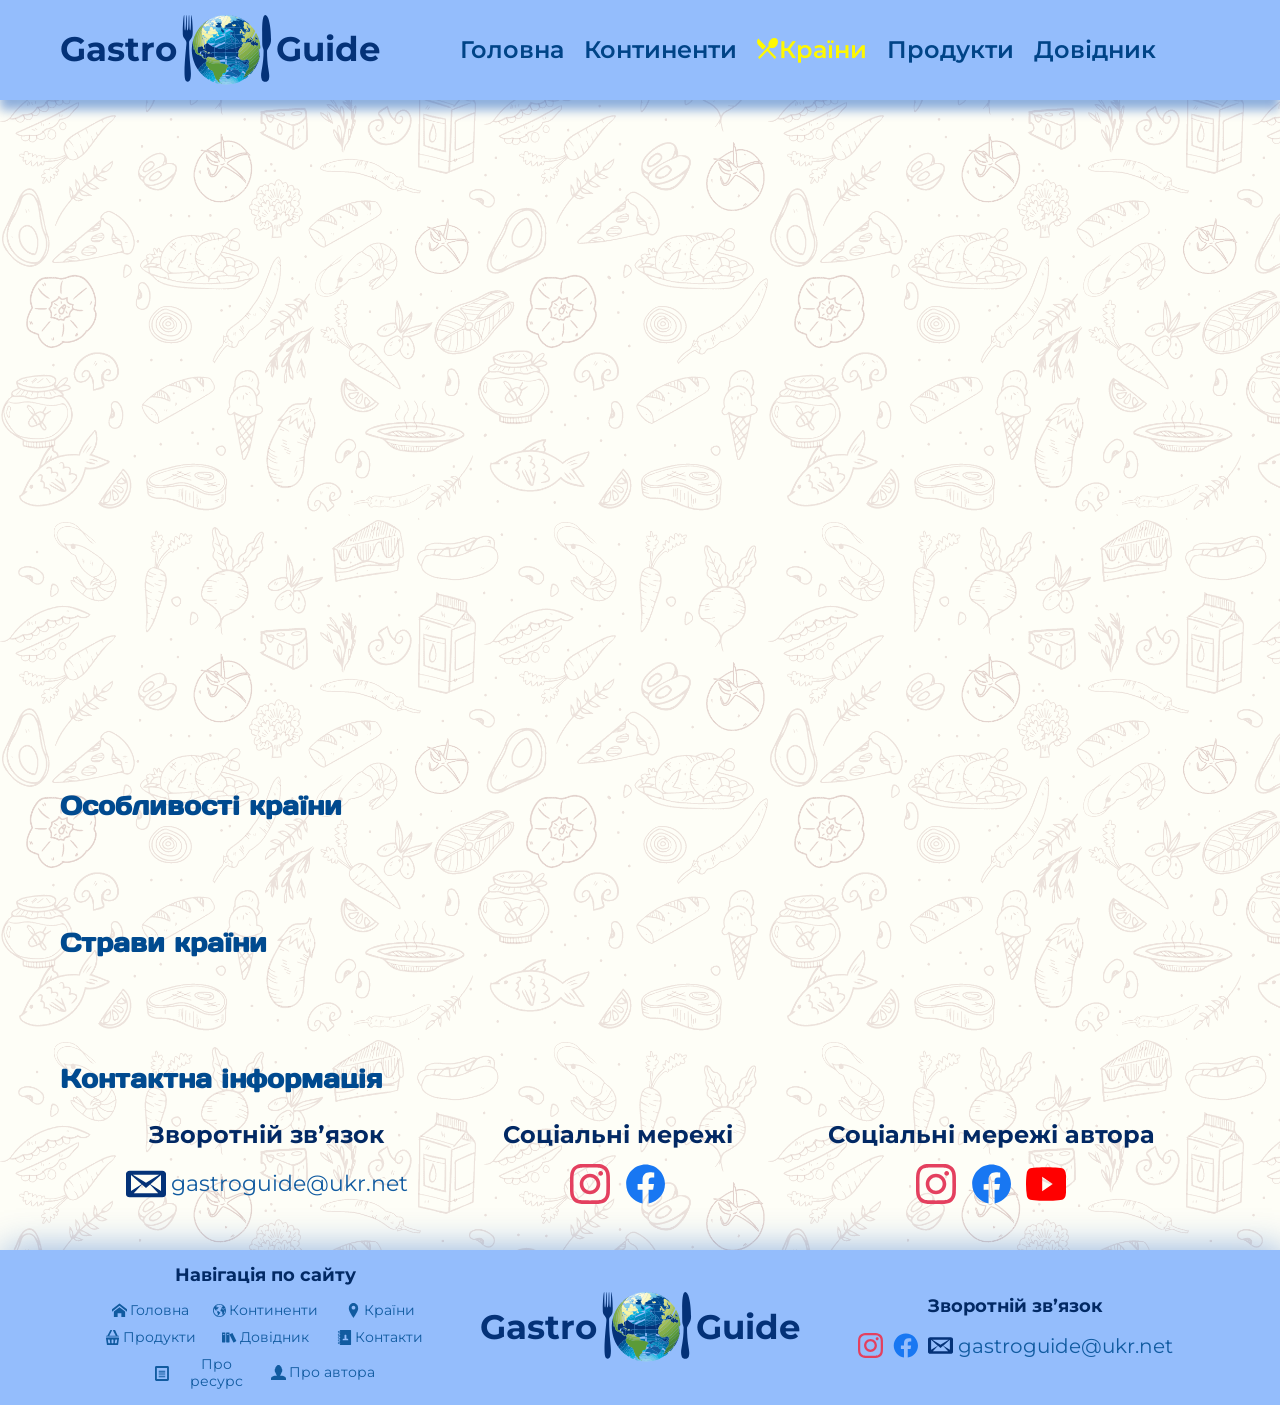
<file: pages/country.html>
<!doctype html><html lang="uk"><head><meta charset="UTF-8"><meta name="viewport" content="width=device-width,initial-scale=1"><link rel="icon" href="../assets/favicon.png" type="image/png"><link rel="icon" href="../assets/favicon.svg" type="image/svg"><link rel="preconnect" href="https://fonts.googleapis.com"><link rel="preconnect" href="https://fonts.gstatic.com" crossorigin><link href="https://fonts.googleapis.com/css2?family=Montserrat:wght@400;500;600;700;800;900&display=swap" rel="stylesheet"><title>Document</title><script defer="defer" src="../index.209abd20fc036cf3ea3e.js"></script><link href="../main.7921c0bfe86d86ba50ae.css" rel="stylesheet"></head><body><header class="header"><div class="bg__container"><div class="container header__container"><nav class="header__nav"><a class="header__nav--link-logo" href="../index.html"><span>Gastro</span> <svg class="header__nav--link-logo-icon"><use href="../assets/symbol-defs.svg#icon-logo"></use></svg> <span>Guide</span></a><ul class="nav__list"><li class="nav__list--item"><a href="../index.html" class="nav__list--link">Головна</a></li><li class="nav__list--item"><a href="./continents.html" class="nav__list--link">Континенти</a></li><li class="nav__list--item"><a href="./countries.html" class="nav__list--link current">Країни</a></li><li class="nav__list--item"><a href="./products.html" class="nav__list--link">Продукти</a></li><li class="nav__list--item"><a href="./manual.html" class="nav__list--link">Довідник</a></li></ul><button class="header__nav--button-menu js-open-btn"><svg class="header__nav--button-menu-icon"><use href="../assets/symbol-defs.svg#icon-mobile-menu"></use></svg></button></nav></div></div><div class="mobile-menu js-mobile-menu"><div class="container mobile-menu__container"><button class="mobile-menu__btn-close js-close-btn"><svg class="mobile-menu__btn-close--icon"><use href="../assets/symbol-defs.svg#icon-cancel"></use></svg></button><div><ul class="mobile-menu__nav--list"><li class="mobile-menu__nav--list-item"><a href="../index.html" class="mobile-menu__nav--list-link">Головна</a></li><li class="mobile-menu__nav--list-item"><a href="./continents.html" class="mobile-menu__nav--list-link">Континенти</a></li><li class="mobile-menu__nav--list-item"><a href="./countries.html" class="mobile-menu__nav--list-link current">Країни</a></li><li class="mobile-menu__nav--list-item"><a href="./products.html" class="mobile-menu__nav--list-link">Продукти</a></li><li class="mobile-menu__nav--list-item"><a href="./manual.html" class="mobile-menu__nav--list-link">Довідник</a></li></ul><ul class="mobile-menu__nav--list"><li class="mobile-menu__nav--list-item"><a href="../index.html#recource" class="mobile-menu__nav--list-link js-link">Про ресурс</a></li><li class="mobile-menu__nav--list-item"><a href="../index.html#author" class="mobile-menu__nav--list-link js-link">Про атвора</a></li><li class="mobile-menu__nav--list-item"><a href="../index.html#contacts" class="mobile-menu__nav--list-link js-link">Контакти</a></li></ul><h3 class="mobile-menu--contacts-title">Зворотній звʼязок</h3><ul class="mobile-menu__contacts--list"><li class="mobile-menu__contacts--item-mail"><svg class="mobile-menu__contacts--icon"><use href="../assets/symbol-defs.svg#icon-mail"></use></svg> <a class="mobile-menu__contacts--link-mail" href="mailto:gastroguide@ukr.net">gastroguide@ukr.net</a></li><div class="mobile-menu__contacts--container"><li class="mobile-menu__contacts--item"><a class="mobile-menu__contacts--link-social" href="https://instagram.com/_gastroguide?igshid=NTc4MTIwNjQ2YQ=="><svg class="mobile-menu__contacts--icon-social mobile-menu__contacts--icon"><use href="../assets/symbol-defs.svg#icon-insta"></use></svg></a></li><li class="mobile-menu__contacts--item"><a class="mobile-menu__contacts--link-social" href="#"><svg class="mobile-menu__contacts--icon-social mobile-menu__contacts--icon"><use href="../assets/symbol-defs.svg#icon-fb"></use></svg></a></li></div></ul></div></div></div></header><main><section class="section hero-country"><div class="container hero-country__container"><h1 class="hero-country__name hero-country__title"><h2 class="hero-country__capital hero-country__title"></h2></h1></div></section><section class="section"><div class="container"><h2 class="section__title">Особливості країни</h2><ul class="hero-country__list"></ul></div></section><section class="section"><div class="container"><h2 class="section__title">Страви країни</h2><ul class="hero-country__dishes--list"></ul></div></section><section class="section contacts"><div class="container contacts__container"><h2 class="section__title">Контактна інформація</h2><ul class="contacts__list"><li class="contacts__list--item"><ul class="contacts-social__list"><li class="contacts-social__item"><h3 class="contacts-social__title">Соціальні мережі</h3><ul class="social-links__list"><li class="social-links__item"><a href="https://instagram.com/_gastroguide?igshid=NTc4MTIwNjQ2YQ==" class="social-links__link" target="_blank"><svg class="social-links__link--icon"><use href="../assets/symbol-defs.svg#icon-insta"></use></svg></a></li><li class="social-links__item"><a href="" class="social-links__link" target="_blank"><svg class="social-links__link--icon"><use href="../assets/symbol-defs.svg#icon-fb"></use></svg></a></li></ul></li><li class="contacts-social__item"><h3 class="contacts-social__title">Соціальні мережі автора</h3><ul class="social-links__list"><li class="social-links__item"><a href="https://instagram.com/liza_gotovit?igshid=NTc4MTIwNjQ2YQ==" class="social-links__link" target="_blank"><svg class="social-links__link--icon"><use href="../assets/symbol-defs.svg#icon-insta"></use></svg></a></li><li class="social-links__item"><a href="https://www.facebook.com/elizabethsheremet" class="social-links__link" target="_blank"><svg class="social-links__link--icon"><use href="../assets/symbol-defs.svg#icon-fb"></use></svg></a></li><li class="social-links__item"><a href="https://www.youtube.com/@user-oq6eh1kn3u" class="social-links__link" target="_blank"><svg class="social-links__link--icon"><use href="../assets/symbol-defs.svg#icon-youtube"></use></svg></a></li></ul></li></ul></li><li class="contacts__list--item"><h3 class="contacts__title--mail">Зворотній звʼязок</h3><a class="contacts__link--mail" href="mailto:gastroguide@ukr.net"><svg class="contacts__link--mail-icon"><use href="../assets/symbol-defs.svg#icon-mail"></use></svg> gastroguide@ukr.net</a></li></ul></div></section></main><footer class="footer"><div class="bg__container"><div class="container footer__container"><div class="footer__nav--container"><h3 class="section__title footer__title">Навігація по сайту</h3><ul class="footer__nav--list"><li class="footer__nav--item"><a href="../index.html" class="footer__nav--link"><svg class="footer__nav--link-icon"><use href="../assets/symbol-defs.svg#icon-home"></use></svg>Головна</a></li><li class="footer__nav--item"><a href="./continents.html" class="footer__nav--link"><svg class="footer__nav--link-icon"><use href="../assets/symbol-defs.svg#icon-continents"></use></svg>Континенти</a></li><li class="footer__nav--item"><a href="./countries.html" class="footer__nav--link"><svg class="footer__nav--link-icon"><use href="../assets/symbol-defs.svg#icon-country"></use></svg>Країни</a></li><li class="footer__nav--item"><a href="./products.html" class="footer__nav--link"><svg class="footer__nav--link-icon"><use href="../assets/symbol-defs.svg#icon-products"></use></svg>Продукти</a></li><li class="footer__nav--item"><a href="./manual.html" class="footer__nav--link"><svg class="footer__nav--link-icon"><use href="../assets/symbol-defs.svg#icon-manual"></use></svg>Довідник</a></li><li class="footer__nav--item"><a href="../index.html#contacts" class="footer__nav--link"><svg class="footer__nav--link-icon"><use href="../assets/symbol-defs.svg#icon-contacts"></use></svg>Контакти</a></li><li class="footer__nav--item"><a href="../index.html#recource" class="footer__nav--link"><svg class="footer__nav--link-icon"><use href="../assets/symbol-defs.svg#icon-about"></use></svg>Про ресурс</a></li><li class="footer__nav--item"><a href="../index.html#author" class="footer__nav--link"><svg class="footer__nav--link-icon"><use href="../assets/symbol-defs.svg#icon-author"></use></svg>Про автора</a></li></ul></div><div class="footer__contscts--style-box"><div class="footer__contacts--container"><h3 class="section__title footer__title">Зворотній звʼязок</h3><ul class="footer__contacts--list"><li><a href="https://instagram.com/_gastroguide?igshid=NTc4MTIwNjQ2YQ==" class="footer__contacts--link"><svg class="footer__contacts--link-icon" target="_blank"><use href="../assets/symbol-defs.svg#icon-insta"></use></svg></a></li><li><a href="" class="footer__contacts--link"><svg class="footer__contacts--link-icon" target="_blank"><use href="../assets/symbol-defs.svg#icon-fb"></use></svg></a></li><li><a href="mailto:gastroguide@ukr.net" class="footer__contacts--link" target="_blank"><svg class="footer__contacts--link-icon"><use href="../assets/symbol-defs.svg#icon-mail"></use></svg>gastroguide@ukr.net</a></li></ul></div><a class="header__nav--link-logo footer__logo" href="../index.html"><span>Gastro</span> <svg class="header__nav--link-logo-icon"><use href="../assets/symbol-defs.svg#icon-logo"></use></svg> <span>Guide</span></a></div></div></div></footer></body></html>
</file>
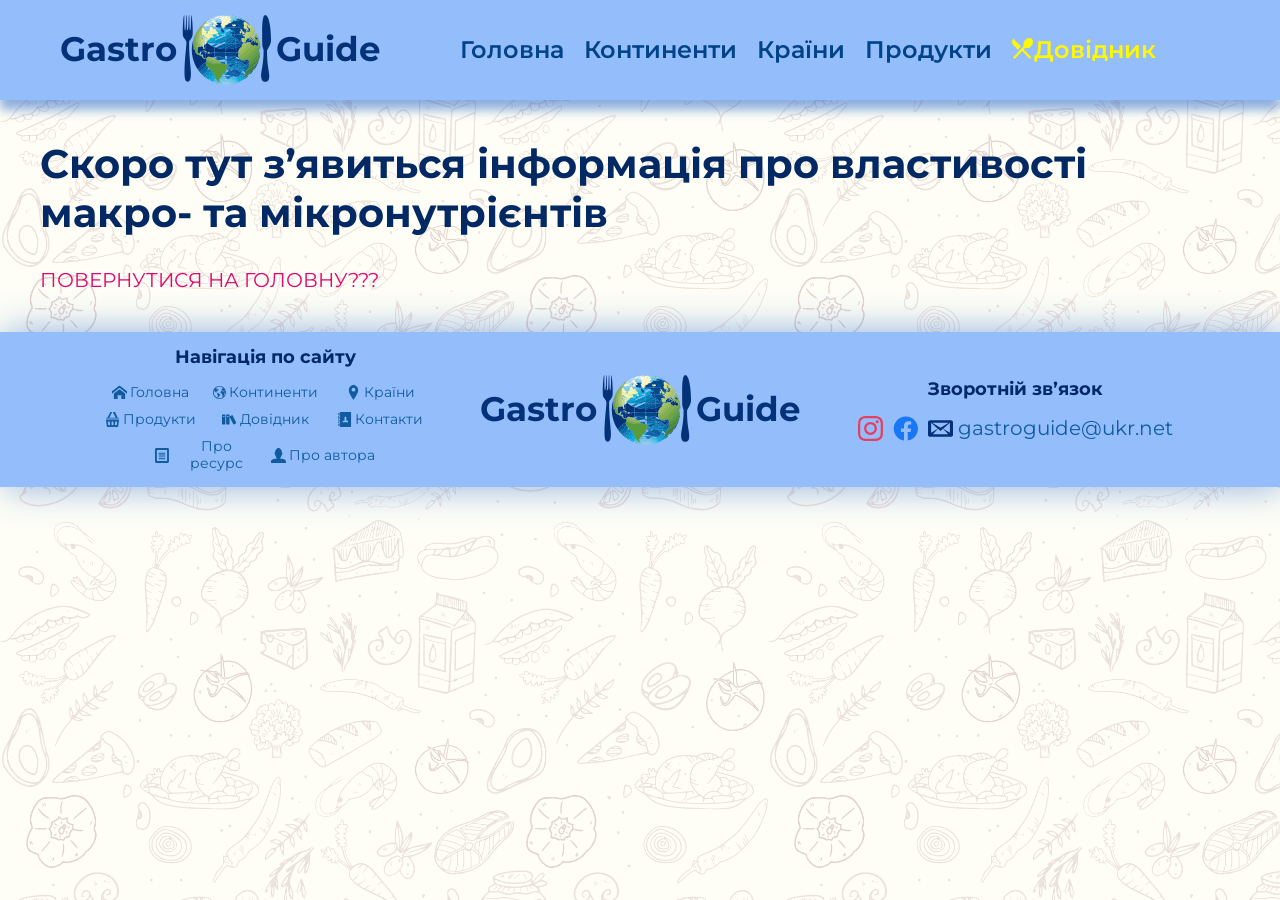
<file: pages/manual.html>
<!doctype html><html lang="uk"><head><meta charset="UTF-8"><meta name="viewport" content="width=device-width,initial-scale=1"><link rel="icon" href="../assets/favicon.png" type="image/png"><link rel="icon" href="../assets/favicon.svg" type="image/svg"><link rel="preconnect" href="https://fonts.googleapis.com"><link rel="preconnect" href="https://fonts.gstatic.com" crossorigin><link href="https://fonts.googleapis.com/css2?family=Montserrat:wght@400;500;600;700;800;900&display=swap" rel="stylesheet"><title>Довідка</title><script defer="defer" src="../index.209abd20fc036cf3ea3e.js"></script><link href="../main.7921c0bfe86d86ba50ae.css" rel="stylesheet"></head><body><header class="header"><div class="bg__container"><div class="container header__container"><nav class="header__nav"><a class="header__nav--link-logo" href="../index.html"><span>Gastro</span> <svg class="header__nav--link-logo-icon"><use href="../assets/symbol-defs.svg#icon-logo"></use></svg> <span>Guide</span></a><ul class="nav__list"><li class="nav__list--item"><a href="../index.html" class="nav__list--link">Головна</a></li><li class="nav__list--item"><a href="./continents.html" class="nav__list--link">Континенти</a></li><li class="nav__list--item"><a href="./countries.html" class="nav__list--link">Країни</a></li><li class="nav__list--item"><a href="./products.html" class="nav__list--link">Продукти</a></li><li class="nav__list--item"><a href="./manual.html" class="nav__list--link current">Довідник</a></li></ul><button class="header__nav--button-menu js-open-btn"><svg class="header__nav--button-menu-icon"><use href="../assets/symbol-defs.svg#icon-mobile-menu"></use></svg></button></nav></div></div><div class="mobile-menu js-mobile-menu"><div class="container mobile-menu__container"><button class="mobile-menu__btn-close js-close-btn"><svg class="mobile-menu__btn-close--icon"><use href="../assets/symbol-defs.svg#icon-cancel"></use></svg></button><div><ul class="mobile-menu__nav--list"><li class="mobile-menu__nav--list-item"><a href="../index.html" class="mobile-menu__nav--list-link">Головна</a></li><li class="mobile-menu__nav--list-item"><a href="./continents.html" class="mobile-menu__nav--list-link">Континенти</a></li><li class="mobile-menu__nav--list-item"><a href="./countries.html" class="mobile-menu__nav--list-link">Країни</a></li><li class="mobile-menu__nav--list-item"><a href="./products.html" class="mobile-menu__nav--list-link">Продукти</a></li><li class="mobile-menu__nav--list-item"><a href="./manual.html" class="mobile-menu__nav--list-link current">Довідник</a></li></ul><ul class="mobile-menu__nav--list"><li class="mobile-menu__nav--list-item"><a href="../index.html#recource" class="mobile-menu__nav--list-link js-link">Про ресурс</a></li><li class="mobile-menu__nav--list-item"><a href="../index.html#author" class="mobile-menu__nav--list-link js-link">Про атвора</a></li><li class="mobile-menu__nav--list-item"><a href="../index.html#contacts" class="mobile-menu__nav--list-link js-link">Контакти</a></li></ul><h3 class="mobile-menu--contacts-title">Зворотній звʼязок</h3><ul class="mobile-menu__contacts--list"><li class="mobile-menu__contacts--item-mail"><svg class="mobile-menu__contacts--icon"><use href="../assets/symbol-defs.svg#icon-mail"></use></svg> <a class="mobile-menu__contacts--link-mail" href="mailto:gastroguide@ukr.net">gastroguide@ukr.net</a></li><div class="mobile-menu__contacts--container"><li class="mobile-menu__contacts--item"><a class="mobile-menu__contacts--link-social" href="https://instagram.com/_gastroguide?igshid=NTc4MTIwNjQ2YQ=="><svg class="mobile-menu__contacts--icon-social mobile-menu__contacts--icon"><use href="../assets/symbol-defs.svg#icon-insta"></use></svg></a></li><li class="mobile-menu__contacts--item"><a class="mobile-menu__contacts--link-social" href="#"><svg class="mobile-menu__contacts--icon-social mobile-menu__contacts--icon"><use href="../assets/symbol-defs.svg#icon-fb"></use></svg></a></li></div></ul></div></div></div></header><main><section class="section"><h1>Скоро тут зʼявиться інформація про властивості макро- та мікронутрієнтів</h1><a class="back" href="../index.html">ПОВЕРНУТИСЯ НА ГОЛОВНУ???</a></section><style>.back{display:block;margin-top:30px;color:#e3086e}</style></main><footer class="footer"><div class="bg__container"><div class="container footer__container"><div class="footer__nav--container"><h3 class="section__title footer__title">Навігація по сайту</h3><ul class="footer__nav--list"><li class="footer__nav--item"><a href="../index.html" class="footer__nav--link"><svg class="footer__nav--link-icon"><use href="../assets/symbol-defs.svg#icon-home"></use></svg>Головна</a></li><li class="footer__nav--item"><a href="./continents.html" class="footer__nav--link"><svg class="footer__nav--link-icon"><use href="../assets/symbol-defs.svg#icon-continents"></use></svg>Континенти</a></li><li class="footer__nav--item"><a href="./countries.html" class="footer__nav--link"><svg class="footer__nav--link-icon"><use href="../assets/symbol-defs.svg#icon-country"></use></svg>Країни</a></li><li class="footer__nav--item"><a href="./products.html" class="footer__nav--link"><svg class="footer__nav--link-icon"><use href="../assets/symbol-defs.svg#icon-products"></use></svg>Продукти</a></li><li class="footer__nav--item"><a href="./manual.html" class="footer__nav--link"><svg class="footer__nav--link-icon"><use href="../assets/symbol-defs.svg#icon-manual"></use></svg>Довідник</a></li><li class="footer__nav--item"><a href="../index.html#contacts" class="footer__nav--link"><svg class="footer__nav--link-icon"><use href="../assets/symbol-defs.svg#icon-contacts"></use></svg>Контакти</a></li><li class="footer__nav--item"><a href="../index.html#recource" class="footer__nav--link"><svg class="footer__nav--link-icon"><use href="../assets/symbol-defs.svg#icon-about"></use></svg>Про ресурс</a></li><li class="footer__nav--item"><a href="../index.html#author" class="footer__nav--link"><svg class="footer__nav--link-icon"><use href="../assets/symbol-defs.svg#icon-author"></use></svg>Про автора</a></li></ul></div><div class="footer__contscts--style-box"><div class="footer__contacts--container"><h3 class="section__title footer__title">Зворотній звʼязок</h3><ul class="footer__contacts--list"><li><a href="https://instagram.com/_gastroguide?igshid=NTc4MTIwNjQ2YQ==" class="footer__contacts--link"><svg class="footer__contacts--link-icon" target="_blank"><use href="../assets/symbol-defs.svg#icon-insta"></use></svg></a></li><li><a href="" class="footer__contacts--link"><svg class="footer__contacts--link-icon" target="_blank"><use href="../assets/symbol-defs.svg#icon-fb"></use></svg></a></li><li><a href="mailto:gastroguide@ukr.net" class="footer__contacts--link" target="_blank"><svg class="footer__contacts--link-icon"><use href="../assets/symbol-defs.svg#icon-mail"></use></svg>gastroguide@ukr.net</a></li></ul></div><a class="header__nav--link-logo footer__logo" href="index.html"><span>Gastro</span> <svg class="header__nav--link-logo-icon"><use href="../assets/symbol-defs.svg#icon-logo"></use></svg> <span>Guide</span></a></div></div></div></footer></body></html>
</file>
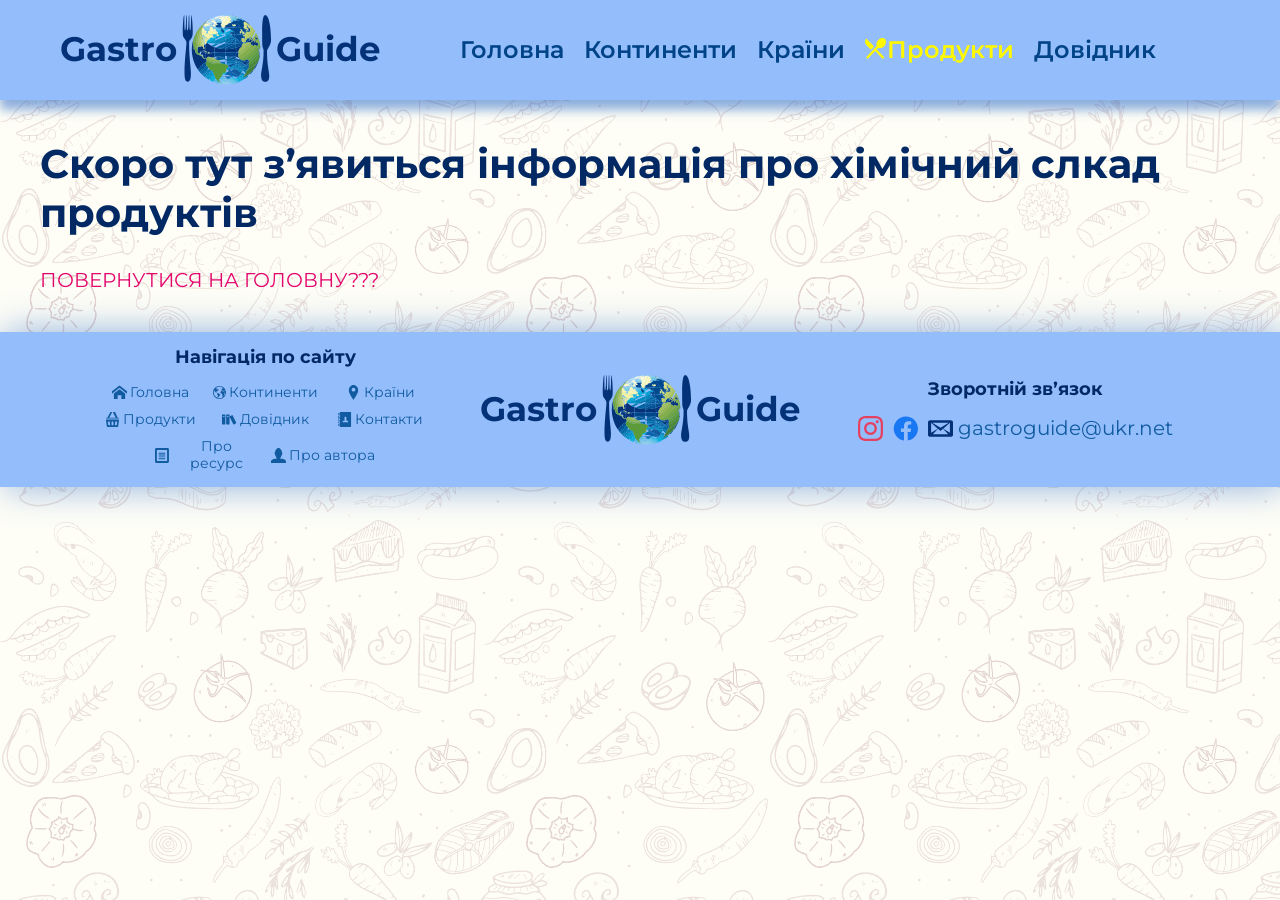
<file: pages/products.html>
<!doctype html><html lang="uk"><head><meta charset="UTF-8"><meta name="viewport" content="width=device-width,initial-scale=1"><link rel="icon" href="../assets/favicon.png" type="image/png"><link rel="icon" href="../assets/favicon.svg" type="image/svg"><link rel="preconnect" href="https://fonts.googleapis.com"><link rel="preconnect" href="https://fonts.gstatic.com" crossorigin><link href="https://fonts.googleapis.com/css2?family=Montserrat:wght@400;500;600;700;800;900&display=swap" rel="stylesheet"><title>Продукти</title><script defer="defer" src="../index.209abd20fc036cf3ea3e.js"></script><link href="../main.7921c0bfe86d86ba50ae.css" rel="stylesheet"></head><body><header class="header"><div class="bg__container"><div class="container header__container"><nav class="header__nav"><a class="header__nav--link-logo" href="../index.html"><span>Gastro</span> <svg class="header__nav--link-logo-icon"><use href="../assets/symbol-defs.svg#icon-logo"></use></svg> <span>Guide</span></a><ul class="nav__list"><li class="nav__list--item"><a href="../index.html" class="nav__list--link">Головна</a></li><li class="nav__list--item"><a href="./continents.html" class="nav__list--link">Континенти</a></li><li class="nav__list--item"><a href="./countries.html" class="nav__list--link">Країни</a></li><li class="nav__list--item"><a href="./products.html" class="nav__list--link current">Продукти</a></li><li class="nav__list--item"><a href="./manual.html" class="nav__list--link">Довідник</a></li></ul><button class="header__nav--button-menu js-open-btn"><svg class="header__nav--button-menu-icon"><use href="../assets/symbol-defs.svg#icon-mobile-menu"></use></svg></button></nav></div></div><div class="mobile-menu js-mobile-menu"><div class="container mobile-menu__container"><button class="mobile-menu__btn-close js-close-btn"><svg class="mobile-menu__btn-close--icon"><use href="../assets/symbol-defs.svg#icon-cancel"></use></svg></button><div><ul class="mobile-menu__nav--list"><li class="mobile-menu__nav--list-item"><a href="../index.html" class="mobile-menu__nav--list-link">Головна</a></li><li class="mobile-menu__nav--list-item"><a href="./continents.html" class="mobile-menu__nav--list-link">Континенти</a></li><li class="mobile-menu__nav--list-item"><a href="./countries.html" class="mobile-menu__nav--list-link">Країни</a></li><li class="mobile-menu__nav--list-item"><a href="./products.html" class="mobile-menu__nav--list-link current">Продукти</a></li><li class="mobile-menu__nav--list-item"><a href="./manual.html" class="mobile-menu__nav--list-link">Довідник</a></li></ul><ul class="mobile-menu__nav--list"><li class="mobile-menu__nav--list-item"><a href="../index.html#recource" class="mobile-menu__nav--list-link js-link">Про ресурс</a></li><li class="mobile-menu__nav--list-item"><a href="../index.html#author" class="mobile-menu__nav--list-link js-link">Про атвора</a></li><li class="mobile-menu__nav--list-item"><a href="../index.html#contacts" class="mobile-menu__nav--list-link js-link">Контакти</a></li></ul><h3 class="mobile-menu--contacts-title">Зворотній звʼязок</h3><ul class="mobile-menu__contacts--list"><li class="mobile-menu__contacts--item-mail"><svg class="mobile-menu__contacts--icon"><use href="../assets/symbol-defs.svg#icon-mail"></use></svg> <a class="mobile-menu__contacts--link-mail" href="mailto:gastroguide@ukr.net">gastroguide@ukr.net</a></li><div class="mobile-menu__contacts--container"><li class="mobile-menu__contacts--item"><a class="mobile-menu__contacts--link-social" href="https://instagram.com/_gastroguide?igshid=NTc4MTIwNjQ2YQ=="><svg class="mobile-menu__contacts--icon-social mobile-menu__contacts--icon"><use href="../assets/symbol-defs.svg#icon-insta"></use></svg></a></li><li class="mobile-menu__contacts--item"><a class="mobile-menu__contacts--link-social" href="#"><svg class="mobile-menu__contacts--icon-social mobile-menu__contacts--icon"><use href="../assets/symbol-defs.svg#icon-fb"></use></svg></a></li></div></ul></div></div></div></header><main><section class="section"><h1>Скоро тут зʼявиться інформація про хімічний слкад продуктів</h1><a class="back" href="../index.html">ПОВЕРНУТИСЯ НА ГОЛОВНУ???</a></section><style>.back{display:block;margin-top:30px;color:#e3086e}</style></main><footer class="footer"><div class="bg__container"><div class="container footer__container"><div class="footer__nav--container"><h3 class="section__title footer__title">Навігація по сайту</h3><ul class="footer__nav--list"><li class="footer__nav--item"><a href="../index.html" class="footer__nav--link"><svg class="footer__nav--link-icon"><use href="../assets/symbol-defs.svg#icon-home"></use></svg>Головна</a></li><li class="footer__nav--item"><a href="./continents.html" class="footer__nav--link"><svg class="footer__nav--link-icon"><use href="../assets/symbol-defs.svg#icon-continents"></use></svg>Континенти</a></li><li class="footer__nav--item"><a href="./countries.html" class="footer__nav--link"><svg class="footer__nav--link-icon"><use href="../assets/symbol-defs.svg#icon-country"></use></svg>Країни</a></li><li class="footer__nav--item"><a href="./products.html" class="footer__nav--link"><svg class="footer__nav--link-icon"><use href="../assets/symbol-defs.svg#icon-products"></use></svg>Продукти</a></li><li class="footer__nav--item"><a href="./manual.html" class="footer__nav--link"><svg class="footer__nav--link-icon"><use href="../assets/symbol-defs.svg#icon-manual"></use></svg>Довідник</a></li><li class="footer__nav--item"><a href="../index.html#contacts" class="footer__nav--link"><svg class="footer__nav--link-icon"><use href="../assets/symbol-defs.svg#icon-contacts"></use></svg>Контакти</a></li><li class="footer__nav--item"><a href="../index.html#recource" class="footer__nav--link"><svg class="footer__nav--link-icon"><use href="../assets/symbol-defs.svg#icon-about"></use></svg>Про ресурс</a></li><li class="footer__nav--item"><a href="../index.html#author" class="footer__nav--link"><svg class="footer__nav--link-icon"><use href="../assets/symbol-defs.svg#icon-author"></use></svg>Про автора</a></li></ul></div><div class="footer__contscts--style-box"><div class="footer__contacts--container"><h3 class="section__title footer__title">Зворотній звʼязок</h3><ul class="footer__contacts--list"><li><a href="https://instagram.com/_gastroguide?igshid=NTc4MTIwNjQ2YQ==" class="footer__contacts--link"><svg class="footer__contacts--link-icon" target="_blank"><use href="../assets/symbol-defs.svg#icon-insta"></use></svg></a></li><li><a href="" class="footer__contacts--link"><svg class="footer__contacts--link-icon" target="_blank"><use href="../assets/symbol-defs.svg#icon-fb"></use></svg></a></li><li><a href="mailto:gastroguide@ukr.net" class="footer__contacts--link" target="_blank"><svg class="footer__contacts--link-icon"><use href="../assets/symbol-defs.svg#icon-mail"></use></svg>gastroguide@ukr.net</a></li></ul></div><a class="header__nav--link-logo footer__logo" href="../index.html"><span>Gastro</span> <svg class="header__nav--link-logo-icon"><use href="../assets/symbol-defs.svg#icon-logo"></use></svg> <span>Guide</span></a></div></div></div></footer></body></html>
</file>
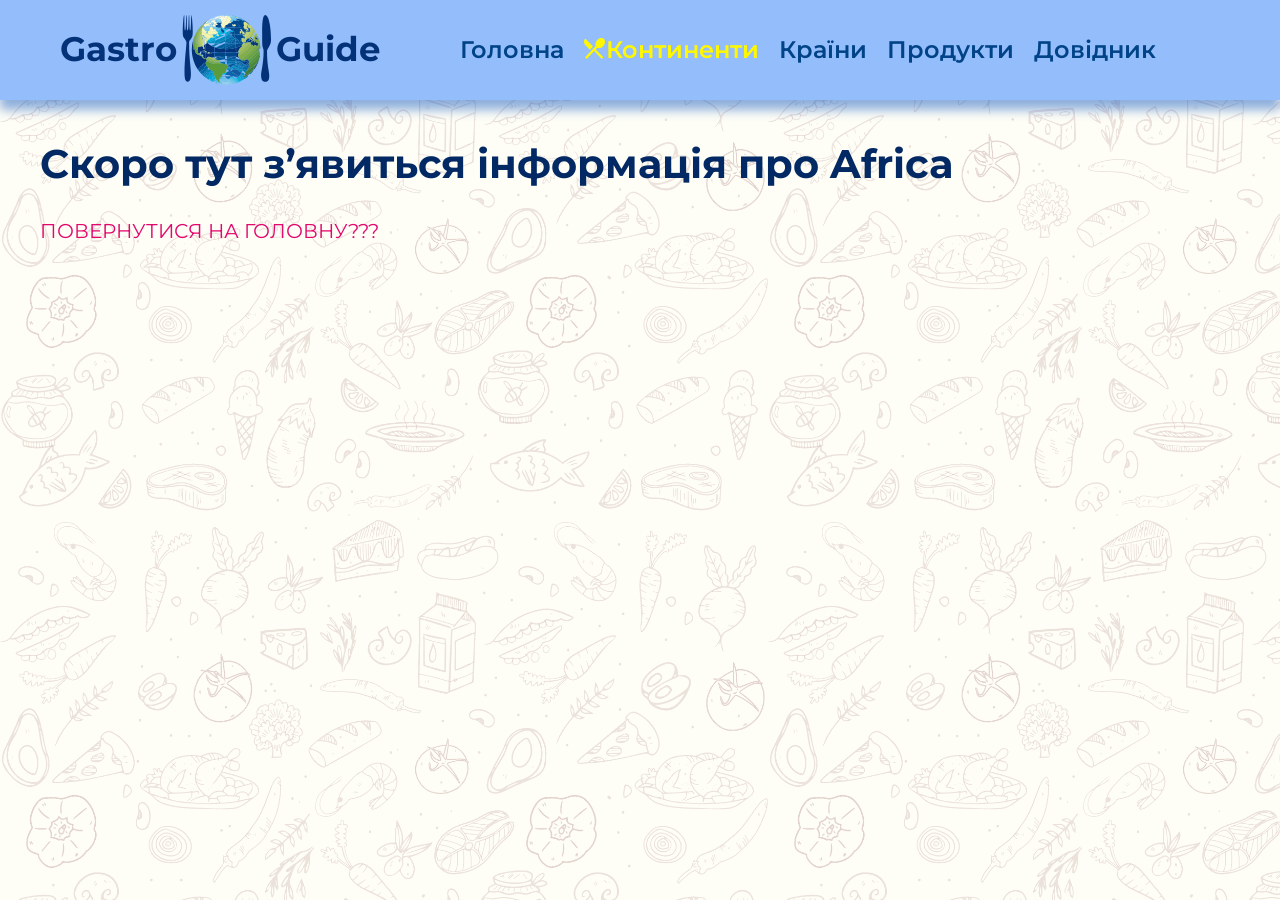
<file: pages/continents/africa.html>
<!doctype html><html lang="uk"><head><meta charset="UTF-8"><meta name="viewport" content="width=device-width,initial-scale=1"><link rel="icon" href="../../assets/favicon.png" type="image/png"><link rel="icon" href="../../assets/favicon.svg" type="image/svg"><link rel="preconnect" href="https://fonts.googleapis.com"><link rel="preconnect" href="https://fonts.gstatic.com" crossorigin><link href="https://fonts.googleapis.com/css2?family=Montserrat:wght@400;500;600;700;800;900&display=swap" rel="stylesheet"><title>Кухні світу - Африка</title><script defer="defer" src="../../index.209abd20fc036cf3ea3e.js"></script><link href="../../main.7921c0bfe86d86ba50ae.css" rel="stylesheet"></head><body><header class="header"><div class="bg__container"><div class="container header__container"><nav class="header__nav"><a class="header__nav--link-logo" href="../../index.html"><span>Gastro</span> <svg class="header__nav--link-logo-icon"><use href="../../assets/symbol-defs.svg#icon-logo"></use></svg> <span>Guide</span></a><ul class="nav__list"><li class="nav__list--item"><a href="../../index.html" class="nav__list--link">Головна</a></li><li class="nav__list--item"><a href="../continents.html" class="nav__list--link current">Континенти</a></li><li class="nav__list--item"><a href="../countries.html" class="nav__list--link">Країни</a></li><li class="nav__list--item"><a href="../products.html" class="nav__list--link">Продукти</a></li><li class="nav__list--item"><a href="../manual.html" class="nav__list--link">Довідник</a></li></ul><button class="header__nav--button-menu js-open-btn"><svg class="header__nav--button-menu-icon"><use href="../../assets/symbol-defs.svg#icon-mobile-menu"></use></svg></button></nav></div></div><div class="mobile-menu js-mobile-menu"><div class="container mobile-menu__container"><button class="mobile-menu__btn-close js-close-btn"><svg class="mobile-menu__btn-close--icon"><use href="../../assets/symbol-defs.svg#icon-cancel"></use></svg></button><div><ul class="mobile-menu__nav--list"><li class="mobile-menu__nav--list-item"><a href="../../index.html" class="mobile-menu__nav--list-link">Головна</a></li><li class="mobile-menu__nav--list-item"><a href="../continents.html" class="mobile-menu__nav--list-link current">Континенти</a></li><li class="mobile-menu__nav--list-item"><a href="../countries.html" class="mobile-menu__nav--list-link">Країни</a></li><li class="mobile-menu__nav--list-item"><a href="../products.html" class="mobile-menu__nav--list-link">Продукти</a></li><li class="mobile-menu__nav--list-item"><a href="../manual.html" class="mobile-menu__nav--list-link">Довідник</a></li></ul><ul class="mobile-menu__nav--list"><li class="mobile-menu__nav--list-item"><a href="../../index.html#recource" class="mobile-menu__nav--list-link js-link">Про ресурс</a></li><li class="mobile-menu__nav--list-item"><a href="../../index.html#author" class="mobile-menu__nav--list-link js-link">Про атвора</a></li><li class="mobile-menu__nav--list-item"><a href="../../index.html#contacts" class="mobile-menu__nav--list-link js-link">Контакти</a></li></ul><h3 class="mobile-menu--contacts-title">Зворотній звʼязок</h3><ul class="mobile-menu__contacts--list"><li class="mobile-menu__contacts--item-mail"><svg class="mobile-menu__contacts--icon"><use href="../../assets/symbol-defs.svg#icon-mail"></use></svg> <a class="mobile-menu__contacts--link-mail" href="mailto:gastroguide@ukr.net">gastroguide@ukr.net</a></li><div class="mobile-menu__contacts--container"><li class="mobile-menu__contacts--item"><a class="mobile-menu__contacts--link-social" href="https://instagram.com/_gastroguide?igshid=NTc4MTIwNjQ2YQ=="><svg class="mobile-menu__contacts--icon-social mobile-menu__contacts--icon"><use href="../../assets/symbol-defs.svg#icon-insta"></use></svg></a></li><li class="mobile-menu__contacts--item"><a class="mobile-menu__contacts--link-social" href="#"><svg class="mobile-menu__contacts--icon-social mobile-menu__contacts--icon"><use href="../../assets/symbol-defs.svg#icon-fb"></use></svg></a></li></div></ul></div></div></div></header><main><section class="section"><h1>Скоро тут зʼявиться інформація про Africa</h1><a class="back" href="../../index.html">ПОВЕРНУТИСЯ НА ГОЛОВНУ???</a></section><style>.back{display:block;margin-top:30px;color:#e3086e}</style></main></body></html>
</file>
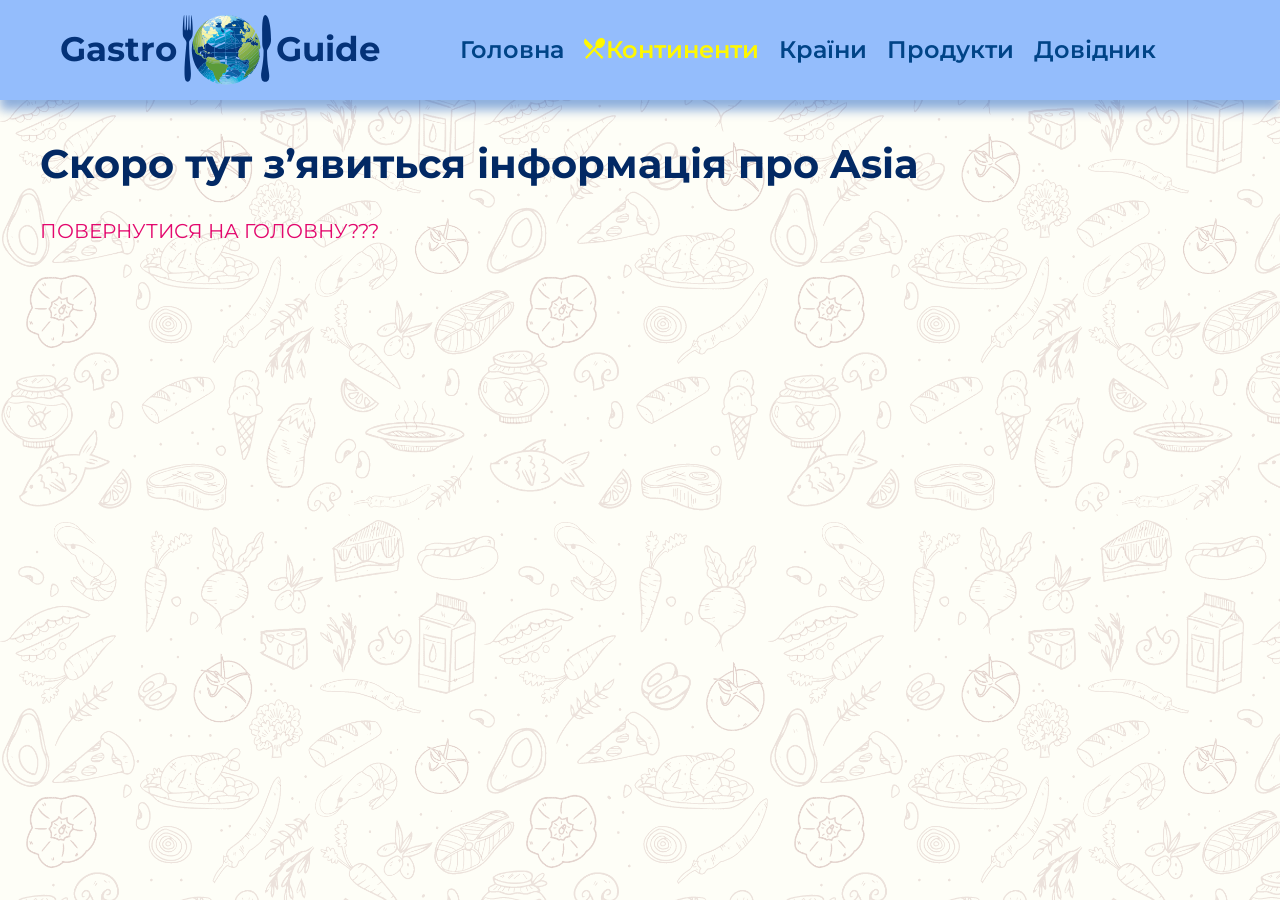
<file: pages/continents/asia.html>
<!doctype html><html lang="uk"><head><meta charset="UTF-8"><meta name="viewport" content="width=device-width,initial-scale=1"><link rel="icon" href="../../assets/favicon.png" type="image/png"><link rel="icon" href="../../assets/favicon.svg" type="image/svg"><link rel="preconnect" href="https://fonts.googleapis.com"><link rel="preconnect" href="https://fonts.gstatic.com" crossorigin><link href="https://fonts.googleapis.com/css2?family=Montserrat:wght@400;500;600;700;800;900&display=swap" rel="stylesheet"><title>Кухні світу - Азія</title><script defer="defer" src="../../index.209abd20fc036cf3ea3e.js"></script><link href="../../main.7921c0bfe86d86ba50ae.css" rel="stylesheet"></head><body><header class="header"><div class="bg__container"><div class="container header__container"><nav class="header__nav"><a class="header__nav--link-logo" href="../../index.html"><span>Gastro</span> <svg class="header__nav--link-logo-icon"><use href="../../assets/symbol-defs.svg#icon-logo"></use></svg> <span>Guide</span></a><ul class="nav__list"><li class="nav__list--item"><a href="../../index.html" class="nav__list--link">Головна</a></li><li class="nav__list--item"><a href="../continents.html" class="nav__list--link current">Континенти</a></li><li class="nav__list--item"><a href="../countries.html" class="nav__list--link">Країни</a></li><li class="nav__list--item"><a href="../products.html" class="nav__list--link">Продукти</a></li><li class="nav__list--item"><a href="../manual.html" class="nav__list--link">Довідник</a></li></ul><button class="header__nav--button-menu js-open-btn"><svg class="header__nav--button-menu-icon"><use href="../../assets/symbol-defs.svg#icon-mobile-menu"></use></svg></button></nav></div></div><div class="mobile-menu js-mobile-menu"><div class="container mobile-menu__container"><button class="mobile-menu__btn-close js-close-btn"><svg class="mobile-menu__btn-close--icon"><use href="../../assets/symbol-defs.svg#icon-cancel"></use></svg></button><div><ul class="mobile-menu__nav--list"><li class="mobile-menu__nav--list-item"><a href="../../index.html" class="mobile-menu__nav--list-link">Головна</a></li><li class="mobile-menu__nav--list-item"><a href="../continents.html" class="mobile-menu__nav--list-link current">Континенти</a></li><li class="mobile-menu__nav--list-item"><a href="../countries.html" class="mobile-menu__nav--list-link">Країни</a></li><li class="mobile-menu__nav--list-item"><a href="../products.html" class="mobile-menu__nav--list-link">Продукти</a></li><li class="mobile-menu__nav--list-item"><a href="../manual.html" class="mobile-menu__nav--list-link">Довідник</a></li></ul><ul class="mobile-menu__nav--list"><li class="mobile-menu__nav--list-item"><a href="../../index.html#recource" class="mobile-menu__nav--list-link js-link">Про ресурс</a></li><li class="mobile-menu__nav--list-item"><a href="../../index.html#author" class="mobile-menu__nav--list-link js-link">Про атвора</a></li><li class="mobile-menu__nav--list-item"><a href="../../index.html#contacts" class="mobile-menu__nav--list-link js-link">Контакти</a></li></ul><h3 class="mobile-menu--contacts-title">Зворотній звʼязок</h3><ul class="mobile-menu__contacts--list"><li class="mobile-menu__contacts--item-mail"><svg class="mobile-menu__contacts--icon"><use href="../../assets/symbol-defs.svg#icon-mail"></use></svg> <a class="mobile-menu__contacts--link-mail" href="mailto:gastroguide@ukr.net">gastroguide@ukr.net</a></li><div class="mobile-menu__contacts--container"><li class="mobile-menu__contacts--item"><a class="mobile-menu__contacts--link-social" href="https://instagram.com/_gastroguide?igshid=NTc4MTIwNjQ2YQ=="><svg class="mobile-menu__contacts--icon-social mobile-menu__contacts--icon"><use href="../../assets/symbol-defs.svg#icon-insta"></use></svg></a></li><li class="mobile-menu__contacts--item"><a class="mobile-menu__contacts--link-social" href="#"><svg class="mobile-menu__contacts--icon-social mobile-menu__contacts--icon"><use href="../../assets/symbol-defs.svg#icon-fb"></use></svg></a></li></div></ul></div></div></div></header><main><section class="section"><h1>Скоро тут зʼявиться інформація про Asia</h1><a class="back" href="../../index.html">ПОВЕРНУТИСЯ НА ГОЛОВНУ???</a></section><style>.back{display:block;margin-top:30px;color:#e3086e}</style></main></body></html>
</file>
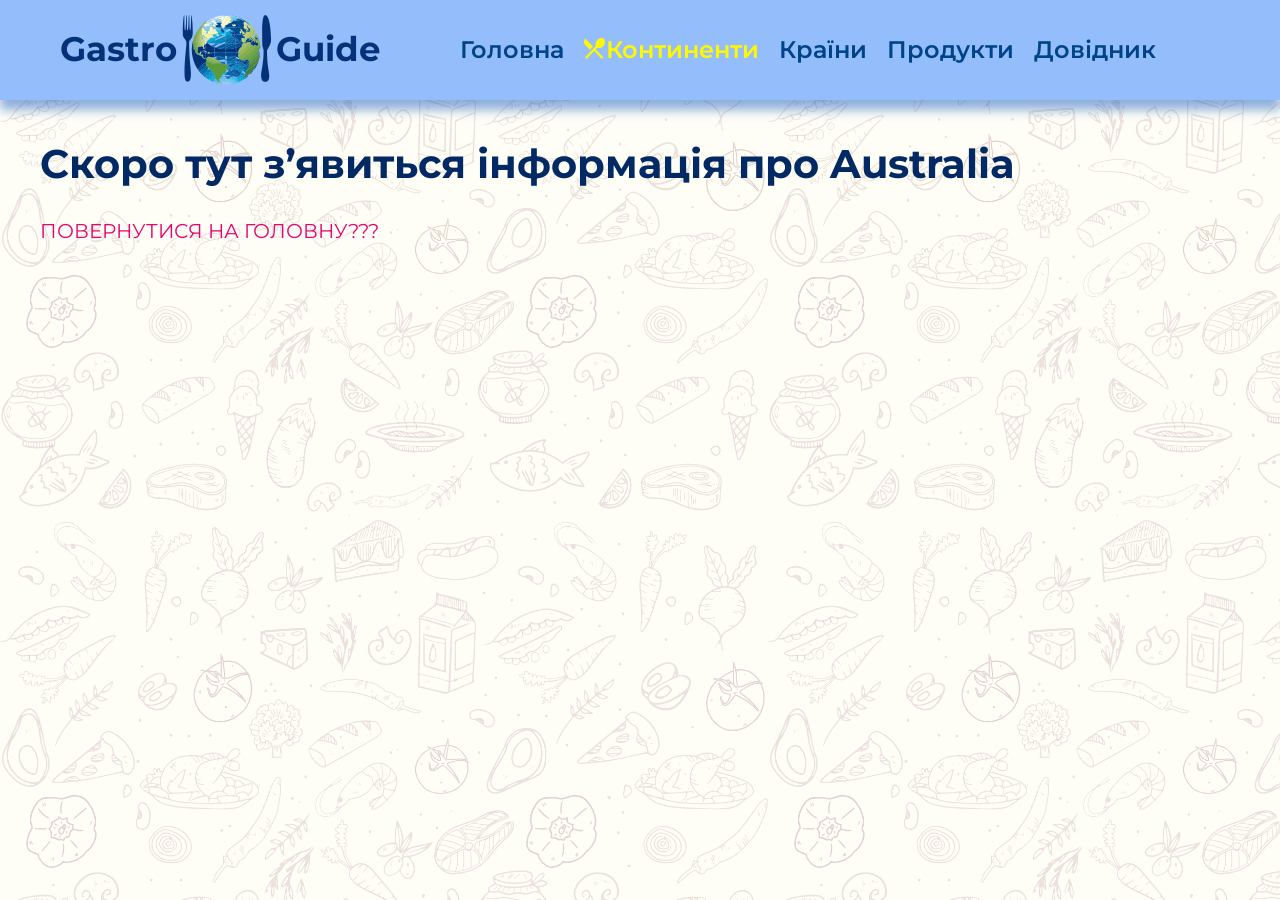
<file: pages/continents/australia.html>
<!doctype html><html lang="uk"><head><meta charset="UTF-8"><meta name="viewport" content="width=device-width,initial-scale=1"><link rel="icon" href="../../assets/favicon.png" type="image/png"><link rel="icon" href="../../assets/favicon.svg" type="image/svg"><link rel="preconnect" href="https://fonts.googleapis.com"><link rel="preconnect" href="https://fonts.gstatic.com" crossorigin><link href="https://fonts.googleapis.com/css2?family=Montserrat:wght@400;500;600;700;800;900&display=swap" rel="stylesheet"><title>Кухні світу - Австралія(Океанія)</title><script defer="defer" src="../../index.209abd20fc036cf3ea3e.js"></script><link href="../../main.7921c0bfe86d86ba50ae.css" rel="stylesheet"></head><body><header class="header"><div class="bg__container"><div class="container header__container"><nav class="header__nav"><a class="header__nav--link-logo" href="../../index.html"><span>Gastro</span> <svg class="header__nav--link-logo-icon"><use href="../../assets/symbol-defs.svg#icon-logo"></use></svg> <span>Guide</span></a><ul class="nav__list"><li class="nav__list--item"><a href="../../index.html" class="nav__list--link">Головна</a></li><li class="nav__list--item"><a href="../continents.html" class="nav__list--link current">Континенти</a></li><li class="nav__list--item"><a href="../countries.html" class="nav__list--link">Країни</a></li><li class="nav__list--item"><a href="../products.html" class="nav__list--link">Продукти</a></li><li class="nav__list--item"><a href="../manual.html" class="nav__list--link">Довідник</a></li></ul><button class="header__nav--button-menu js-open-btn"><svg class="header__nav--button-menu-icon"><use href="../../assets/symbol-defs.svg#icon-mobile-menu"></use></svg></button></nav></div></div><div class="mobile-menu js-mobile-menu"><div class="container mobile-menu__container"><button class="mobile-menu__btn-close js-close-btn"><svg class="mobile-menu__btn-close--icon"><use href="../../assets/symbol-defs.svg#icon-cancel"></use></svg></button><div><ul class="mobile-menu__nav--list"><li class="mobile-menu__nav--list-item"><a href="../../index.html" class="mobile-menu__nav--list-link">Головна</a></li><li class="mobile-menu__nav--list-item"><a href="../continents.html" class="mobile-menu__nav--list-link current">Континенти</a></li><li class="mobile-menu__nav--list-item"><a href="../countries.html" class="mobile-menu__nav--list-link">Країни</a></li><li class="mobile-menu__nav--list-item"><a href="../products.html" class="mobile-menu__nav--list-link">Продукти</a></li><li class="mobile-menu__nav--list-item"><a href="../manual.html" class="mobile-menu__nav--list-link">Довідник</a></li></ul><ul class="mobile-menu__nav--list"><li class="mobile-menu__nav--list-item"><a href="../../index.html#recource" class="mobile-menu__nav--list-link js-link">Про ресурс</a></li><li class="mobile-menu__nav--list-item"><a href="../../index.html#author" class="mobile-menu__nav--list-link js-link">Про атвора</a></li><li class="mobile-menu__nav--list-item"><a href="../../index.html#contacts" class="mobile-menu__nav--list-link js-link">Контакти</a></li></ul><h3 class="mobile-menu--contacts-title">Зворотній звʼязок</h3><ul class="mobile-menu__contacts--list"><li class="mobile-menu__contacts--item-mail"><svg class="mobile-menu__contacts--icon"><use href="../../assets/symbol-defs.svg#icon-mail"></use></svg> <a class="mobile-menu__contacts--link-mail" href="mailto:gastroguide@ukr.net">gastroguide@ukr.net</a></li><div class="mobile-menu__contacts--container"><li class="mobile-menu__contacts--item"><a class="mobile-menu__contacts--link-social" href="https://instagram.com/_gastroguide?igshid=NTc4MTIwNjQ2YQ=="><svg class="mobile-menu__contacts--icon-social mobile-menu__contacts--icon"><use href="../../assets/symbol-defs.svg#icon-insta"></use></svg></a></li><li class="mobile-menu__contacts--item"><a class="mobile-menu__contacts--link-social" href="#"><svg class="mobile-menu__contacts--icon-social mobile-menu__contacts--icon"><use href="../../assets/symbol-defs.svg#icon-fb"></use></svg></a></li></div></ul></div></div></div></header><main><section class="section"><h1>Скоро тут зʼявиться інформація про Australia</h1><a class="back" href="../../index.html">ПОВЕРНУТИСЯ НА ГОЛОВНУ???</a></section><style>.back{display:block;margin-top:30px;color:#e3086e}</style></main></body></html>
</file>
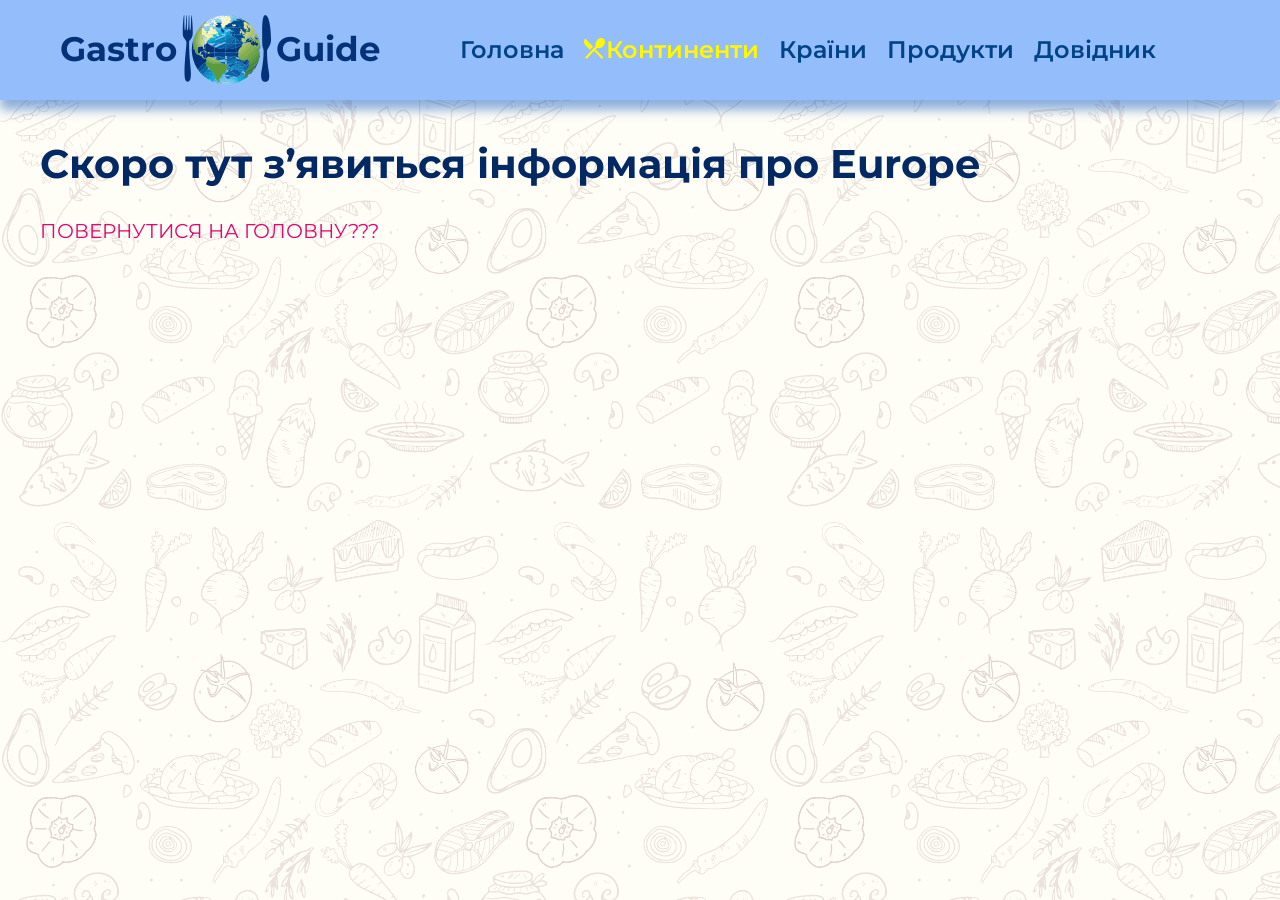
<file: pages/continents/europe.html>
<!doctype html><html lang="uk"><head><meta charset="UTF-8"><meta name="viewport" content="width=device-width,initial-scale=1"><link rel="icon" href="../../assets/favicon.png" type="image/png"><link rel="icon" href="../../assets/favicon.svg" type="image/svg"><link rel="preconnect" href="https://fonts.googleapis.com"><link rel="preconnect" href="https://fonts.gstatic.com" crossorigin><link href="https://fonts.googleapis.com/css2?family=Montserrat:wght@400;500;600;700;800;900&display=swap" rel="stylesheet"><title>Кухні світу - Європа</title><script defer="defer" src="../../index.209abd20fc036cf3ea3e.js"></script><link href="../../main.7921c0bfe86d86ba50ae.css" rel="stylesheet"></head><body><header class="header"><div class="bg__container"><div class="container header__container"><nav class="header__nav"><a class="header__nav--link-logo" href="../../index.html"><span>Gastro</span> <svg class="header__nav--link-logo-icon"><use href="../../assets/symbol-defs.svg#icon-logo"></use></svg> <span>Guide</span></a><ul class="nav__list"><li class="nav__list--item"><a href="../../index.html" class="nav__list--link">Головна</a></li><li class="nav__list--item"><a href="../continents.html" class="nav__list--link current">Континенти</a></li><li class="nav__list--item"><a href="../countries.html" class="nav__list--link">Країни</a></li><li class="nav__list--item"><a href="../products.html" class="nav__list--link">Продукти</a></li><li class="nav__list--item"><a href="../manual.html" class="nav__list--link">Довідник</a></li></ul><button class="header__nav--button-menu js-open-btn"><svg class="header__nav--button-menu-icon"><use href="../../assets/symbol-defs.svg#icon-mobile-menu"></use></svg></button></nav></div></div><div class="mobile-menu js-mobile-menu"><div class="container mobile-menu__container"><button class="mobile-menu__btn-close js-close-btn"><svg class="mobile-menu__btn-close--icon"><use href="../../assets/symbol-defs.svg#icon-cancel"></use></svg></button><div><ul class="mobile-menu__nav--list"><li class="mobile-menu__nav--list-item"><a href="../../index.html" class="mobile-menu__nav--list-link">Головна</a></li><li class="mobile-menu__nav--list-item"><a href="../continents.html" class="mobile-menu__nav--list-link current">Континенти</a></li><li class="mobile-menu__nav--list-item"><a href="../countries.html" class="mobile-menu__nav--list-link">Країни</a></li><li class="mobile-menu__nav--list-item"><a href="../products.html" class="mobile-menu__nav--list-link">Продукти</a></li><li class="mobile-menu__nav--list-item"><a href="../manual.html" class="mobile-menu__nav--list-link">Довідник</a></li></ul><ul class="mobile-menu__nav--list"><li class="mobile-menu__nav--list-item"><a href="../../index.html#recource" class="mobile-menu__nav--list-link js-link">Про ресурс</a></li><li class="mobile-menu__nav--list-item"><a href="../../index.html#author" class="mobile-menu__nav--list-link js-link">Про атвора</a></li><li class="mobile-menu__nav--list-item"><a href="../../index.html#contacts" class="mobile-menu__nav--list-link js-link">Контакти</a></li></ul><h3 class="mobile-menu--contacts-title">Зворотній звʼязок</h3><ul class="mobile-menu__contacts--list"><li class="mobile-menu__contacts--item-mail"><svg class="mobile-menu__contacts--icon"><use href="../../assets/symbol-defs.svg#icon-mail"></use></svg> <a class="mobile-menu__contacts--link-mail" href="mailto:gastroguide@ukr.net">gastroguide@ukr.net</a></li><div class="mobile-menu__contacts--container"><li class="mobile-menu__contacts--item"><a class="mobile-menu__contacts--link-social" href="https://instagram.com/_gastroguide?igshid=NTc4MTIwNjQ2YQ=="><svg class="mobile-menu__contacts--icon-social mobile-menu__contacts--icon"><use href="../../assets/symbol-defs.svg#icon-insta"></use></svg></a></li><li class="mobile-menu__contacts--item"><a class="mobile-menu__contacts--link-social" href="#"><svg class="mobile-menu__contacts--icon-social mobile-menu__contacts--icon"><use href="../../assets/symbol-defs.svg#icon-fb"></use></svg></a></li></div></ul></div></div></div></header><main><section class="section"><h1>Скоро тут зʼявиться інформація про Europe</h1><a class="back" href="../../index.html">ПОВЕРНУТИСЯ НА ГОЛОВНУ???</a></section><style>.back{display:block;margin-top:30px;color:#e3086e}</style></main></body></html>
</file>
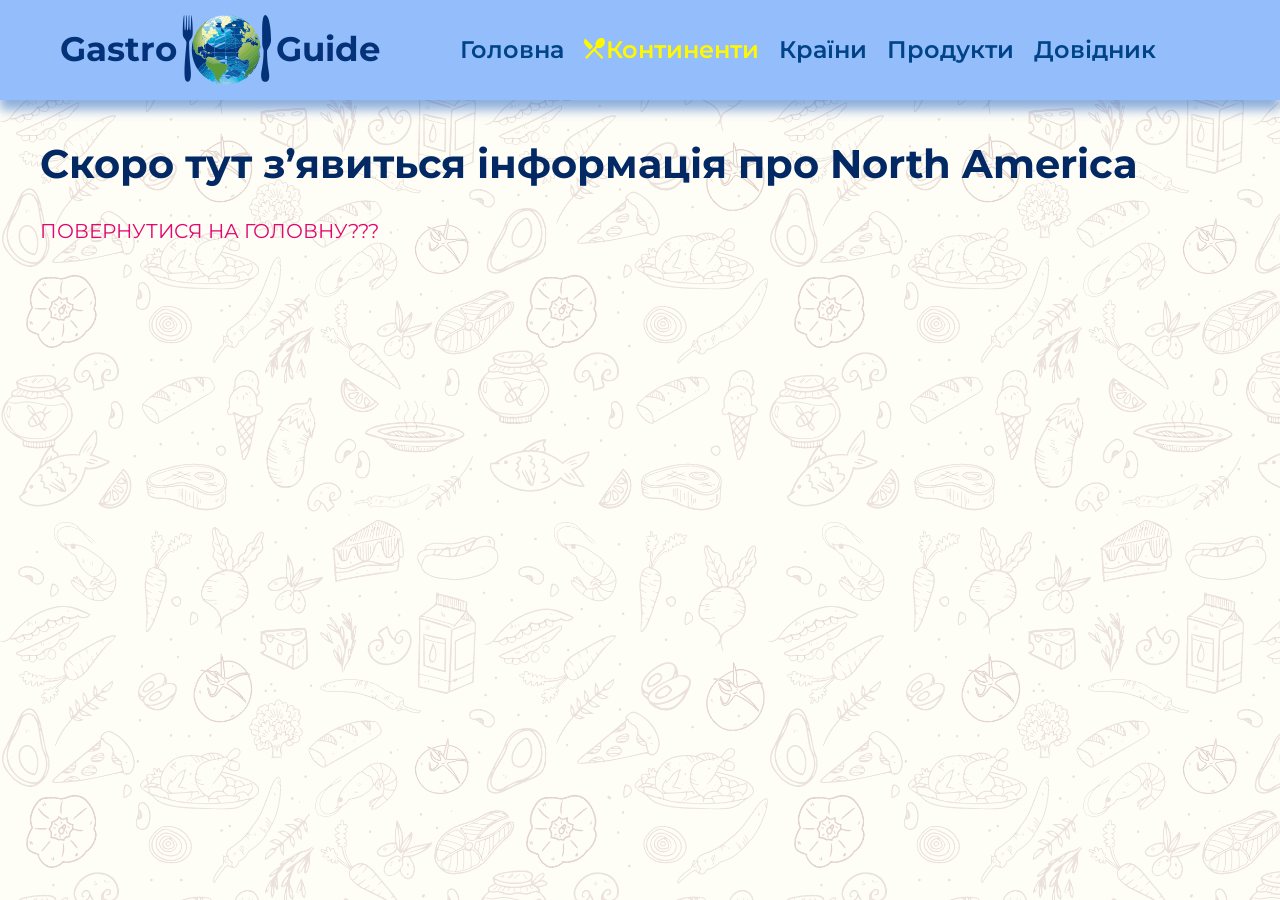
<file: pages/continents/north-america.html>
<!doctype html><html lang="uk"><head><meta charset="UTF-8"><meta name="viewport" content="width=device-width,initial-scale=1"><link rel="icon" href="../../assets/favicon.png" type="image/png"><link rel="icon" href="../../assets/favicon.svg" type="image/svg"><link rel="preconnect" href="https://fonts.googleapis.com"><link rel="preconnect" href="https://fonts.gstatic.com" crossorigin><link href="https://fonts.googleapis.com/css2?family=Montserrat:wght@400;500;600;700;800;900&display=swap" rel="stylesheet"><title>Кухні світу - Північна Америка</title><script defer="defer" src="../../index.209abd20fc036cf3ea3e.js"></script><link href="../../main.7921c0bfe86d86ba50ae.css" rel="stylesheet"></head><body><header class="header"><div class="bg__container"><div class="container header__container"><nav class="header__nav"><a class="header__nav--link-logo" href="../../index.html"><span>Gastro</span> <svg class="header__nav--link-logo-icon"><use href="../../assets/symbol-defs.svg#icon-logo"></use></svg> <span>Guide</span></a><ul class="nav__list"><li class="nav__list--item"><a href="../../index.html" class="nav__list--link">Головна</a></li><li class="nav__list--item"><a href="../continents.html" class="nav__list--link current">Континенти</a></li><li class="nav__list--item"><a href="../countries.html" class="nav__list--link">Країни</a></li><li class="nav__list--item"><a href="../products.html" class="nav__list--link">Продукти</a></li><li class="nav__list--item"><a href="../manual.html" class="nav__list--link">Довідник</a></li></ul><button class="header__nav--button-menu js-open-btn"><svg class="header__nav--button-menu-icon"><use href="../../assets/symbol-defs.svg#icon-mobile-menu"></use></svg></button></nav></div></div><div class="mobile-menu js-mobile-menu"><div class="container mobile-menu__container"><button class="mobile-menu__btn-close js-close-btn"><svg class="mobile-menu__btn-close--icon"><use href="../../assets/symbol-defs.svg#icon-cancel"></use></svg></button><div><ul class="mobile-menu__nav--list"><li class="mobile-menu__nav--list-item"><a href="../../index.html" class="mobile-menu__nav--list-link">Головна</a></li><li class="mobile-menu__nav--list-item"><a href="../continents.html" class="mobile-menu__nav--list-link current">Континенти</a></li><li class="mobile-menu__nav--list-item"><a href="../countries.html" class="mobile-menu__nav--list-link">Країни</a></li><li class="mobile-menu__nav--list-item"><a href="../products.html" class="mobile-menu__nav--list-link">Продукти</a></li><li class="mobile-menu__nav--list-item"><a href="../manual.html" class="mobile-menu__nav--list-link">Довідник</a></li></ul><ul class="mobile-menu__nav--list"><li class="mobile-menu__nav--list-item"><a href="../../index.html#recource" class="mobile-menu__nav--list-link js-link">Про ресурс</a></li><li class="mobile-menu__nav--list-item"><a href="../../index.html#author" class="mobile-menu__nav--list-link js-link">Про атвора</a></li><li class="mobile-menu__nav--list-item"><a href="../../index.html#contacts" class="mobile-menu__nav--list-link js-link">Контакти</a></li></ul><h3 class="mobile-menu--contacts-title">Зворотній звʼязок</h3><ul class="mobile-menu__contacts--list"><li class="mobile-menu__contacts--item-mail"><svg class="mobile-menu__contacts--icon"><use href="../../assets/symbol-defs.svg#icon-mail"></use></svg> <a class="mobile-menu__contacts--link-mail" href="mailto:gastroguide@ukr.net">gastroguide@ukr.net</a></li><div class="mobile-menu__contacts--container"><li class="mobile-menu__contacts--item"><a class="mobile-menu__contacts--link-social" href="https://instagram.com/_gastroguide?igshid=NTc4MTIwNjQ2YQ=="><svg class="mobile-menu__contacts--icon-social mobile-menu__contacts--icon"><use href="../../assets/symbol-defs.svg#icon-insta"></use></svg></a></li><li class="mobile-menu__contacts--item"><a class="mobile-menu__contacts--link-social" href="#"><svg class="mobile-menu__contacts--icon-social mobile-menu__contacts--icon"><use href="../../assets/symbol-defs.svg#icon-fb"></use></svg></a></li></div></ul></div></div></div></header><main><section class="section"><h1>Скоро тут зʼявиться інформація про North America</h1><a class="back" href="../../index.html">ПОВЕРНУТИСЯ НА ГОЛОВНУ???</a></section><style>.back{display:block;margin-top:30px;color:#e3086e}</style></main></body></html>
</file>
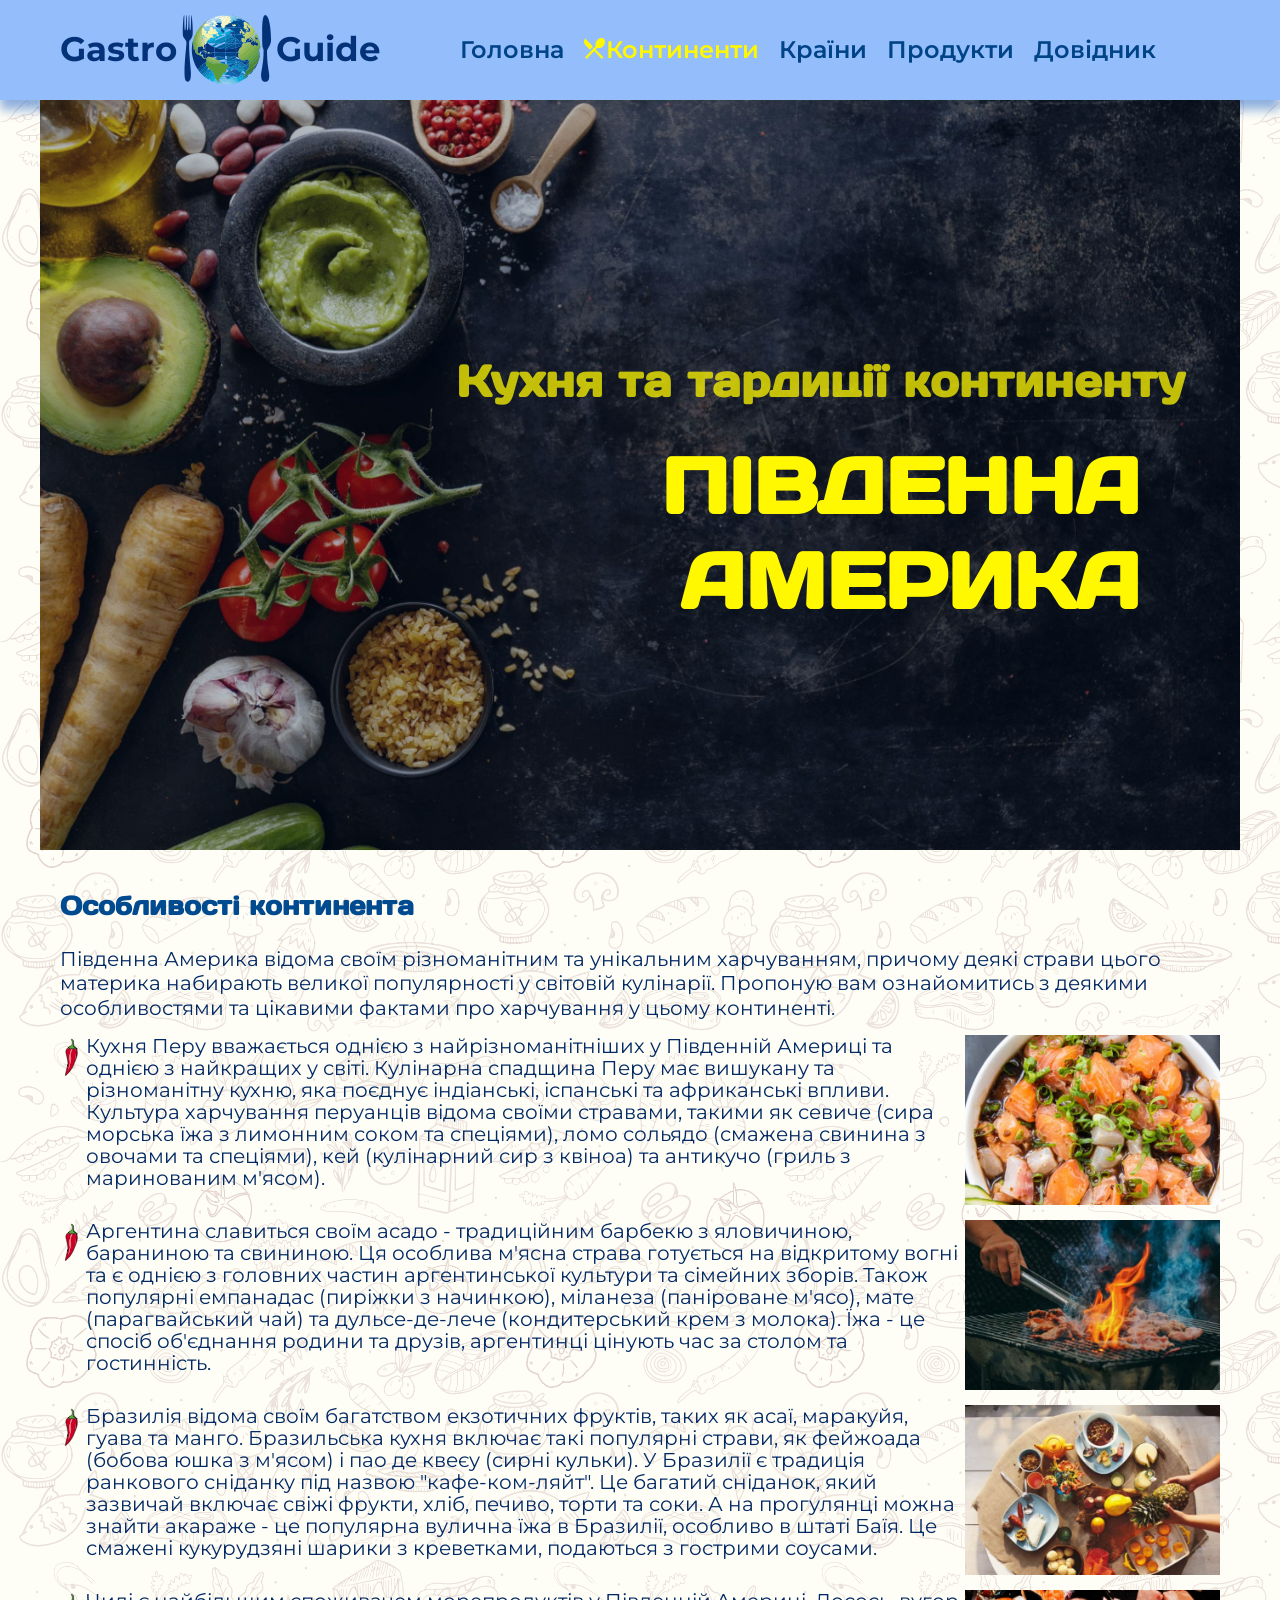
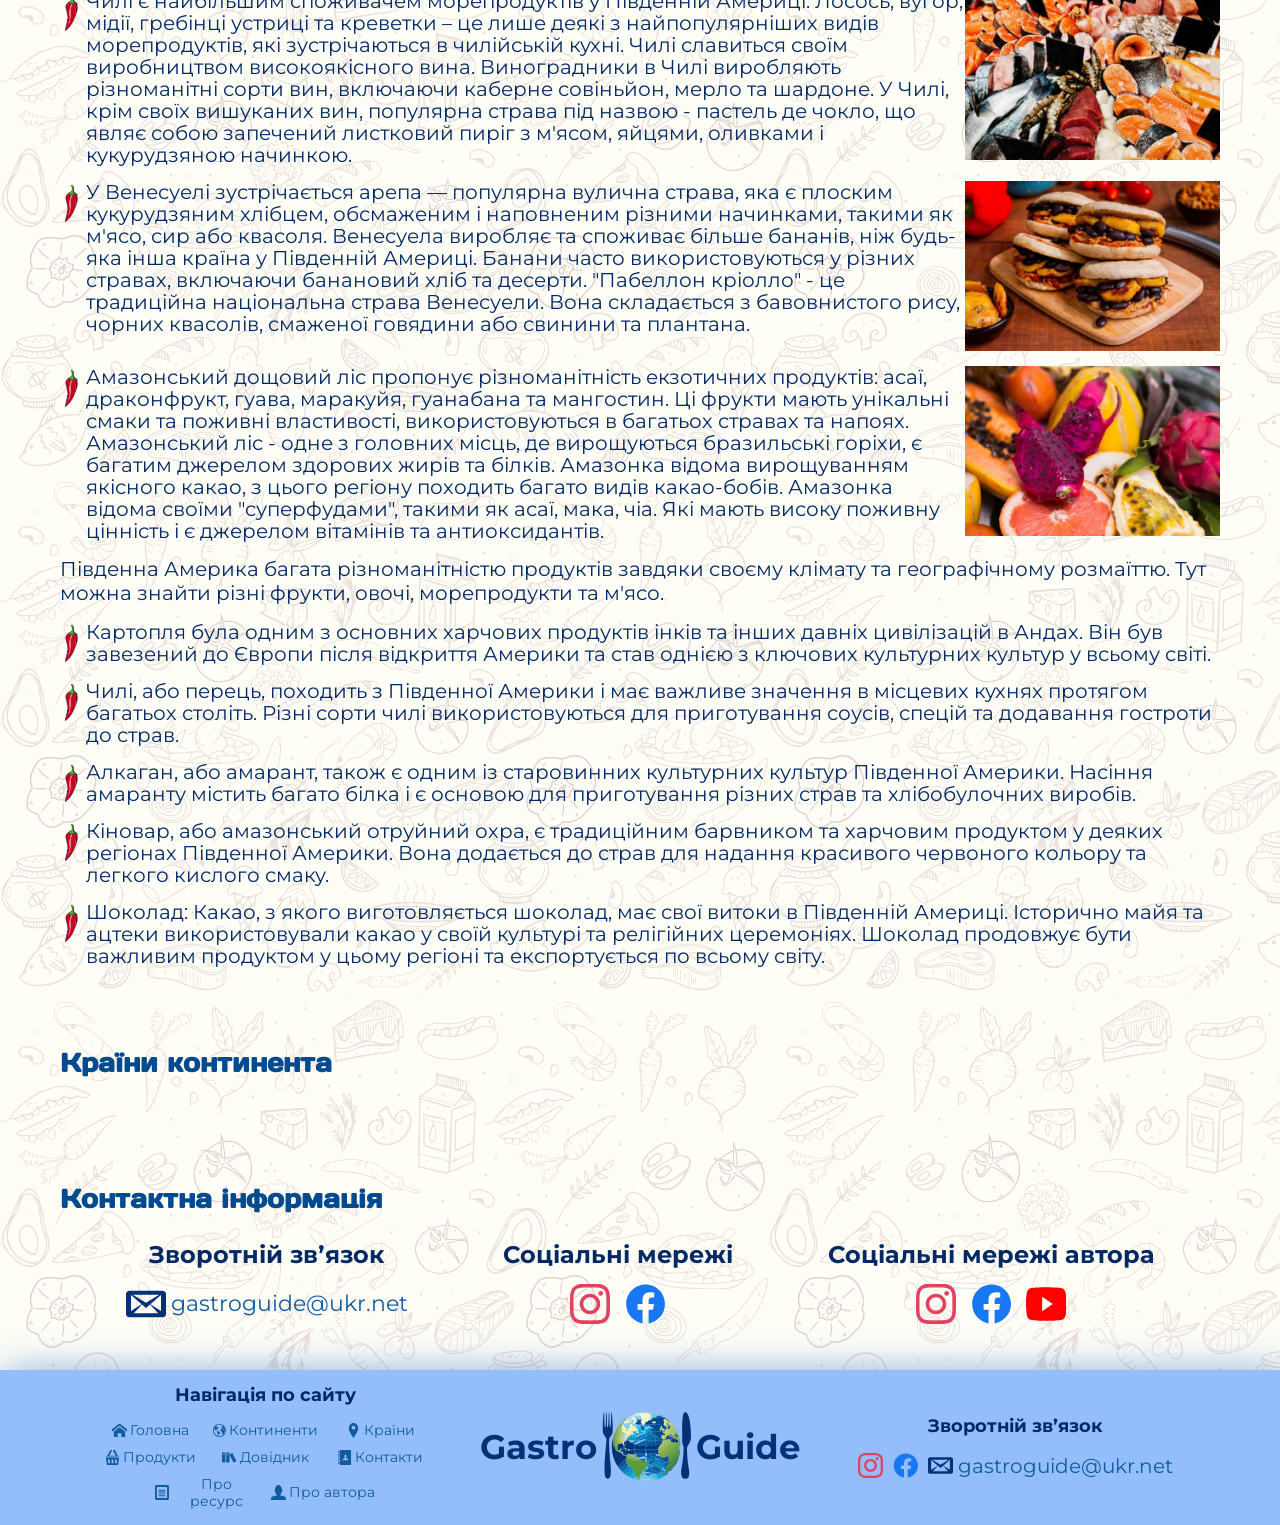
<file: pages/continents/south-america.html>
<!doctype html><html lang="uk"><head><meta charset="UTF-8"><meta name="viewport" content="width=device-width,initial-scale=1"><link rel="icon" href="../../assets/favicon.png" type="image/png"><link rel="icon" href="../../assets/favicon.svg" type="image/svg"><link rel="preconnect" href="https://fonts.googleapis.com"><link rel="preconnect" href="https://fonts.gstatic.com" crossorigin><link href="https://fonts.googleapis.com/css2?family=Montserrat:wght@400;500;600;700;800;900&display=swap" rel="stylesheet"><title>Кухні світу - Південна Америка</title><script defer="defer" src="../../index.209abd20fc036cf3ea3e.js"></script><link href="../../main.7921c0bfe86d86ba50ae.css" rel="stylesheet"></head><body><header class="header"><div class="bg__container"><div class="container header__container"><nav class="header__nav"><a class="header__nav--link-logo" href="../../index.html"><span>Gastro</span> <svg class="header__nav--link-logo-icon"><use href="../../assets/symbol-defs.svg#icon-logo"></use></svg> <span>Guide</span></a><ul class="nav__list"><li class="nav__list--item"><a href="../../index.html" class="nav__list--link">Головна</a></li><li class="nav__list--item"><a href="../continents.html" class="nav__list--link current">Континенти</a></li><li class="nav__list--item"><a href="../countries.html" class="nav__list--link">Країни</a></li><li class="nav__list--item"><a href="../products.html" class="nav__list--link">Продукти</a></li><li class="nav__list--item"><a href="../manual.html" class="nav__list--link">Довідник</a></li></ul><button class="header__nav--button-menu js-open-btn"><svg class="header__nav--button-menu-icon"><use href="../../assets/symbol-defs.svg#icon-mobile-menu"></use></svg></button></nav></div></div><div class="mobile-menu js-mobile-menu"><div class="container mobile-menu__container"><button class="mobile-menu__btn-close js-close-btn"><svg class="mobile-menu__btn-close--icon"><use href="../../assets/symbol-defs.svg#icon-cancel"></use></svg></button><div><ul class="mobile-menu__nav--list"><li class="mobile-menu__nav--list-item"><a href="../../index.html" class="mobile-menu__nav--list-link">Головна</a></li><li class="mobile-menu__nav--list-item"><a href="../continents.html" class="mobile-menu__nav--list-link current">Континенти</a></li><li class="mobile-menu__nav--list-item"><a href="../countries.html" class="mobile-menu__nav--list-link">Країни</a></li><li class="mobile-menu__nav--list-item"><a href="../products.html" class="mobile-menu__nav--list-link">Продукти</a></li><li class="mobile-menu__nav--list-item"><a href="../manual.html" class="mobile-menu__nav--list-link">Довідник</a></li></ul><ul class="mobile-menu__nav--list"><li class="mobile-menu__nav--list-item"><a href="../../index.html#recource" class="mobile-menu__nav--list-link js-link">Про ресурс</a></li><li class="mobile-menu__nav--list-item"><a href="../../index.html#author" class="mobile-menu__nav--list-link js-link">Про атвора</a></li><li class="mobile-menu__nav--list-item"><a href="../../index.html#contacts" class="mobile-menu__nav--list-link js-link">Контакти</a></li></ul><h3 class="mobile-menu--contacts-title">Зворотній звʼязок</h3><ul class="mobile-menu__contacts--list"><li class="mobile-menu__contacts--item-mail"><svg class="mobile-menu__contacts--icon"><use href="../../assets/symbol-defs.svg#icon-mail"></use></svg> <a class="mobile-menu__contacts--link-mail" href="mailto:gastroguide@ukr.net">gastroguide@ukr.net</a></li><div class="mobile-menu__contacts--container"><li class="mobile-menu__contacts--item"><a class="mobile-menu__contacts--link-social" href="https://instagram.com/_gastroguide?igshid=NTc4MTIwNjQ2YQ=="><svg class="mobile-menu__contacts--icon-social mobile-menu__contacts--icon"><use href="../../assets/symbol-defs.svg#icon-insta"></use></svg></a></li><li class="mobile-menu__contacts--item"><a class="mobile-menu__contacts--link-social" href="#"><svg class="mobile-menu__contacts--icon-social mobile-menu__contacts--icon"><use href="../../assets/symbol-defs.svg#icon-fb"></use></svg></a></li></div></ul></div></div></div></header><main><section class="section hero-sa"><div class="container hero-sa__container"><h1 class="section__title continent__title-right">Кухня та тардиції континенту <span class="continent__title-right--uppercase">Південна<br>Америка</span></h1></div></section><section class="section features"><div class="container features__container"><h2 class="section__title">Особливості континента</h2><p class="features__text">Південна Америка відома своїм різноманітним та унікальним харчуванням, причому деякі страви цього материка набирають великої популярності у світовій кулінарії. Пропоную вам ознайомитись з деякими особливостями та цікавими фактами про харчування у цьому континенті.</p><ul class="features__locations--list"><li class="features__locations--item"><p class="features__locations--text">Кухня Перу вважається однією з найрізноманітніших у Південній Америці та однією з найкращих у світі. Кулінарна спадщина Перу має вишукану та різноманітну кухню, яка поєднує індіанські, іспанські та африканські впливи. Культура харчування перуанців відома своїми стравами, такими як севиче (сира морська їжа з лимонним соком та спеціями), ломо сольядо (смажена свинина з овочами та спеціями), кей (кулінарний сир з квіноа) та антикучо (гриль з маринованим м'ясом).</p><img src="../../assets/ceviche-peru-mob.jpg" alt="Севиче - страва кухні Перу" class="features__location--image"></li><li class="features__locations--item"><p class="features__locations--text">Аргентина славиться своїм асадо - традиційним барбекю з яловичиною, бараниною та свининою. Ця особлива м'ясна страва готується на відкритому вогні та є однією з головних частин аргентинської культури та сімейних зборів. Також популярні емпанадас (пиріжки з начинкою), міланеза (паніроване м'ясо), мате (парагвайський чай) та дульсе-де-лече (кондитерський крем з молока). Їжа - це спосіб об'єднання родини та друзів, аргентинці цінують час за столом та гостинність.</p><img src="../../assets/asado-argentina-mob.jpg" alt="Асадо - страва аргентинської кухні." class="features__location--image"></li><li class="features__locations--item"><p class="features__locations--text">Бразилія відома своїм багатством екзотичних фруктів, таких як асаї, маракуйя, гуава та манго. Бразильська кухня включає такі популярні страви, як фейжоада (бобова юшка з м'ясом) і пао де квеєу (сирні кульки). У Бразилії є традиція ранкового сніданку під назвою "кафе-ком-ляйт". Це багатий сніданок, який зазвичай включає свіжі фрукти, хліб, печиво, торти та соки. А на прогулянці можна знайти акараже - це популярна вулична їжа в Бразилії, особливо в штаті Баїя. Це смажені кукурудзяні шарики з креветками, подаються з гострими соусами.</p><img src="../../assets/breakfast-brazilia-mob.jpg" alt="Бразильський національний сніданок" class="features__location--image"></li><li class="features__locations--item"><p class="features__locations--text">Чилі є найбільшим споживачем морепродуктів у Південній Америці. Лосось, вугор, мідії, гребінці устриці та креветки – це лише деякі з найпопулярніших видів морепродуктів, які зустрічаються в чилійській кухні. Чилі славиться своїм виробництвом високоякісного вина. Виноградники в Чилі виробляють різноманітні сорти вин, включаючи каберне совіньйон, мерло та шардоне. У Чилі, крім своїх вишуканих вин, популярна страва під назвою - пастель де чокло, що являє собою запечений листковий пиріг з м'ясом, яйцями, оливками і кукурудзяною начинкою.</p><img src="../../assets/seafood-chilie-mob.jpg" alt="Морепродукти, риба, креветки, омар, лобстер, восьминіг" class="features__location--image"></li><li class="features__locations--item"><p class="features__locations--text">У Венесуелі зустрічається арепа — популярна вулична страва, яка є плоским кукурудзяним хлібцем, обсмаженим і наповненим різними начинками, такими як м'ясо, сир або квасоля. Венесуела виробляє та споживає більше бананів, ніж будь-яка інша країна у Південній Америці. Банани часто використовуються у різних стравах, включаючи банановий хліб та десерти. "Пабеллон кріолло" - це традиційна національна страва Венесуели. Вона складається з бавовнистого рису, чорних квасолів, смаженої говядини або свинини та плантана.</p><img src="../../assets/arepas-venesyela-mob.jpg" alt="Арепа- венесуельська страва. Кукурудзяний хлібець." class="features__location--image"></li><li class="features__locations--item"><p class="features__locations--text">Амазонський дощовий ліс пропонує різноманітність екзотичних продуктів: асаї, драконфрукт, гуава, маракуйя, гуанабана та мангостин. Ці фрукти мають унікальні смаки та поживні властивості, використовуються в багатьох стравах та напоях. Амазонський ліс - одне з головних місць, де вирощуються бразильські горіхи, є багатим джерелом здорових жирів та білків. Амазонка відома вирощуванням якісного какао, з цього регіону походить багато видів какао-бобів. Амазонка відома своїми "суперфудами", такими як асаї, мака, чіа. Які мають високу поживну цінність і є джерелом вітамінів та антиоксидантів.</p><img src="../../assets/exotic-fruits-amazonka-mob.jpg" alt="Екзотичні фрукти, дракон, драконфрукт, манго, папая, диня, грейпфрут" class="features__location--image"></li></ul><p class="features__text">Південна Америка багата різноманітністю продуктів завдяки своєму клімату та географічному розмаїттю. Тут можна знайти різні фрукти, овочі, морепродукти та м'ясо.</p><ul class="features__locations--list"><li class="features__locations--item"><p class="features__locations--text">Картопля була одним з основних харчових продуктів інків та інших давніх цивілізацій в Андах. Він був завезений до Європи після відкриття Америки та став однією з ключових культурних культур у всьому світі.</p></li><li class="features__locations--item"><p class="features__locations--text">Чилі, або перець, походить з Південної Америки і має важливе значення в місцевих кухнях протягом багатьох століть. Різні сорти чилі використовуються для приготування соусів, спецій та додавання гостроти до страв.</p></li><li class="features__locations--item"><p class="features__locations--text">Алкаган, або амарант, також є одним із старовинних культурних культур Південної Америки. Насіння амаранту містить багато білка і є основою для приготування різних страв та хлібобулочних виробів.</p></li><li class="features__locations--item"><p class="features__locations--text">Кіновар, або амазонський отруйний охра, є традиційним барвником та харчовим продуктом у деяких регіонах Південної Америки. Вона додається до страв для надання красивого червоного кольору та легкого кислого смаку.</p></li><li class="features__locations--item"><p class="features__locations--text">Шоколад: Какао, з якого виготовляється шоколад, має свої витоки в Південній Америці. Історично майя та ацтеки використовували какао у своїй культурі та релігійних церемоніях. Шоколад продовжує бути важливим продуктом у цьому регіоні та експортується по всьому світу.</p></li></ul></div></section><section class="section"><div class="container"><h2 class="section__title">Країни континента</h2><ul class="countriesSAlist"></ul></div></section><section class="section contacts"><div class="container contacts__container"><h2 class="section__title">Контактна інформація</h2><ul class="contacts__list"><li class="contacts__list--item"><ul class="contacts-social__list"><li class="contacts-social__item"><h3 class="contacts-social__title">Соціальні мережі</h3><ul class="social-links__list"><li class="social-links__item"><a href="https://instagram.com/_gastroguide?igshid=NTc4MTIwNjQ2YQ==" class="social-links__link" target="_blank"><svg class="social-links__link--icon"><use href="../../assets/symbol-defs.svg#icon-insta"></use></svg></a></li><li class="social-links__item"><a href="" class="social-links__link" target="_blank"><svg class="social-links__link--icon"><use href="../../assets/symbol-defs.svg#icon-fb"></use></svg></a></li></ul></li><li class="contacts-social__item"><h3 class="contacts-social__title">Соціальні мережі автора</h3><ul class="social-links__list"><li class="social-links__item"><a href="https://instagram.com/liza_gotovit?igshid=NTc4MTIwNjQ2YQ==" class="social-links__link" target="_blank"><svg class="social-links__link--icon"><use href="../../assets/symbol-defs.svg#icon-insta"></use></svg></a></li><li class="social-links__item"><a href="https://www.facebook.com/elizabethsheremet" class="social-links__link" target="_blank"><svg class="social-links__link--icon"><use href="../../assets/symbol-defs.svg#icon-fb"></use></svg></a></li><li class="social-links__item"><a href="https://www.youtube.com/@user-oq6eh1kn3u" class="social-links__link" target="_blank"><svg class="social-links__link--icon"><use href="../../assets/symbol-defs.svg#icon-youtube"></use></svg></a></li></ul></li></ul></li><li class="contacts__list--item"><h3 class="contacts__title--mail">Зворотній звʼязок</h3><a class="contacts__link--mail" href="mailto:gastroguide@ukr.net"><svg class="contacts__link--mail-icon"><use href="../../assets/symbol-defs.svg#icon-mail"></use></svg> gastroguide@ukr.net</a></li></ul></div></section></main><footer class="footer"><div class="bg__container"><div class="container footer__container"><div class="footer__nav--container"><h3 class="section__title footer__title">Навігація по сайту</h3><ul class="footer__nav--list"><li class="footer__nav--item"><a href="../../index.html" class="footer__nav--link"><svg class="footer__nav--link-icon"><use href="../../assets/symbol-defs.svg#icon-home"></use></svg>Головна</a></li><li class="footer__nav--item"><a href="./continents.html" class="footer__nav--link"><svg class="footer__nav--link-icon"><use href="../../assets/symbol-defs.svg#icon-continents"></use></svg>Континенти</a></li><li class="footer__nav--item"><a href="./countries.html" class="footer__nav--link"><svg class="footer__nav--link-icon"><use href="../../assets/symbol-defs.svg#icon-country"></use></svg>Країни</a></li><li class="footer__nav--item"><a href="./products.html" class="footer__nav--link"><svg class="footer__nav--link-icon"><use href="../../assets/symbol-defs.svg#icon-products"></use></svg>Продукти</a></li><li class="footer__nav--item"><a href="./manual.html" class="footer__nav--link"><svg class="footer__nav--link-icon"><use href="../../assets/symbol-defs.svg#icon-manual"></use></svg>Довідник</a></li><li class="footer__nav--item"><a href="../../index.html#contacts" class="footer__nav--link"><svg class="footer__nav--link-icon"><use href="../../assets/symbol-defs.svg#icon-contacts"></use></svg>Контакти</a></li><li class="footer__nav--item"><a href="../../index.html#recource" class="footer__nav--link"><svg class="footer__nav--link-icon"><use href="../../assets/symbol-defs.svg#icon-about"></use></svg>Про ресурс</a></li><li class="footer__nav--item"><a href="../../index.html#author" class="footer__nav--link"><svg class="footer__nav--link-icon"><use href="../../assets/symbol-defs.svg#icon-author"></use></svg>Про автора</a></li></ul></div><div class="footer__contscts--style-box"><div class="footer__contacts--container"><h3 class="section__title footer__title">Зворотній звʼязок</h3><ul class="footer__contacts--list"><li><a href="https://instagram.com/_gastroguide?igshid=NTc4MTIwNjQ2YQ==" class="footer__contacts--link"><svg class="footer__contacts--link-icon" target="_blank"><use href="../../assets/symbol-defs.svg#icon-insta"></use></svg></a></li><li><a href="" class="footer__contacts--link"><svg class="footer__contacts--link-icon" target="_blank"><use href="../../assets/symbol-defs.svg#icon-fb"></use></svg></a></li><li><a href="mailto:gastroguide@ukr.net" class="footer__contacts--link" target="_blank"><svg class="footer__contacts--link-icon"><use href="../../assets/symbol-defs.svg#icon-mail"></use></svg>gastroguide@ukr.net</a></li></ul></div><a class="header__nav--link-logo footer__logo" href="../../index.html"><span>Gastro</span> <svg class="header__nav--link-logo-icon"><use href="../../assets/symbol-defs.svg#icon-logo"></use></svg> <span>Guide</span></a></div></div></div></footer></body></html>
</file>
<file: main.7921c0bfe86d86ba50ae.css>
/*! normalize.css v8.0.1 | MIT License | github.com/necolas/normalize.css */

/* Document
   ========================================================================== */

/**
 * 1. Correct the line height in all browsers.
 * 2. Prevent adjustments of font size after orientation changes in iOS.
 */

html {
  line-height: 1.15; /* 1 */
  -webkit-text-size-adjust: 100%; /* 2 */
}

/* Sections
   ========================================================================== */

/**
 * Remove the margin in all browsers.
 */

body {
  margin: 0;
}

/**
 * Render the `main` element consistently in IE.
 */

main {
  display: block;
}

/**
 * Correct the font size and margin on `h1` elements within `section` and
 * `article` contexts in Chrome, Firefox, and Safari.
 */

h1 {
  font-size: 2em;
  margin: 0.67em 0;
}

/* Grouping content
   ========================================================================== */

/**
 * 1. Add the correct box sizing in Firefox.
 * 2. Show the overflow in Edge and IE.
 */

hr {
  box-sizing: content-box; /* 1 */
  height: 0; /* 1 */
  overflow: visible; /* 2 */
}

/**
 * 1. Correct the inheritance and scaling of font size in all browsers.
 * 2. Correct the odd `em` font sizing in all browsers.
 */

pre {
  font-family: monospace, monospace; /* 1 */
  font-size: 1em; /* 2 */
}

/* Text-level semantics
   ========================================================================== */

/**
 * Remove the gray background on active links in IE 10.
 */

a {
  background-color: transparent;
}

/**
 * 1. Remove the bottom border in Chrome 57-
 * 2. Add the correct text decoration in Chrome, Edge, IE, Opera, and Safari.
 */

abbr[title] {
  border-bottom: none; /* 1 */
  text-decoration: underline; /* 2 */
  text-decoration: underline dotted; /* 2 */
}

/**
 * Add the correct font weight in Chrome, Edge, and Safari.
 */

b,
strong {
  font-weight: bolder;
}

/**
 * 1. Correct the inheritance and scaling of font size in all browsers.
 * 2. Correct the odd `em` font sizing in all browsers.
 */

code,
kbd,
samp {
  font-family: monospace, monospace; /* 1 */
  font-size: 1em; /* 2 */
}

/**
 * Add the correct font size in all browsers.
 */

small {
  font-size: 80%;
}

/**
 * Prevent `sub` and `sup` elements from affecting the line height in
 * all browsers.
 */

sub,
sup {
  font-size: 75%;
  line-height: 0;
  position: relative;
  vertical-align: baseline;
}

sub {
  bottom: -0.25em;
}

sup {
  top: -0.5em;
}

/* Embedded content
   ========================================================================== */

/**
 * Remove the border on images inside links in IE 10.
 */

img {
  border-style: none;
}

/* Forms
   ========================================================================== */

/**
 * 1. Change the font styles in all browsers.
 * 2. Remove the margin in Firefox and Safari.
 */

button,
input,
optgroup,
select,
textarea {
  font-family: inherit; /* 1 */
  font-size: 100%; /* 1 */
  line-height: 1.15; /* 1 */
  margin: 0; /* 2 */
}

/**
 * Show the overflow in IE.
 * 1. Show the overflow in Edge.
 */

button,
input { /* 1 */
  overflow: visible;
}

/**
 * Remove the inheritance of text transform in Edge, Firefox, and IE.
 * 1. Remove the inheritance of text transform in Firefox.
 */

button,
select { /* 1 */
  text-transform: none;
}

/**
 * Correct the inability to style clickable types in iOS and Safari.
 */

button,
[type="button"],
[type="reset"],
[type="submit"] {
  -webkit-appearance: button;
}

/**
 * Remove the inner border and padding in Firefox.
 */

button::-moz-focus-inner,
[type="button"]::-moz-focus-inner,
[type="reset"]::-moz-focus-inner,
[type="submit"]::-moz-focus-inner {
  border-style: none;
  padding: 0;
}

/**
 * Restore the focus styles unset by the previous rule.
 */

button:-moz-focusring,
[type="button"]:-moz-focusring,
[type="reset"]:-moz-focusring,
[type="submit"]:-moz-focusring {
  outline: 1px dotted ButtonText;
}

/**
 * Correct the padding in Firefox.
 */

fieldset {
  padding: 0.35em 0.75em 0.625em;
}

/**
 * 1. Correct the text wrapping in Edge and IE.
 * 2. Correct the color inheritance from `fieldset` elements in IE.
 * 3. Remove the padding so developers are not caught out when they zero out
 *    `fieldset` elements in all browsers.
 */

legend {
  box-sizing: border-box; /* 1 */
  color: inherit; /* 2 */
  display: table; /* 1 */
  max-width: 100%; /* 1 */
  padding: 0; /* 3 */
  white-space: normal; /* 1 */
}

/**
 * Add the correct vertical alignment in Chrome, Firefox, and Opera.
 */

progress {
  vertical-align: baseline;
}

/**
 * Remove the default vertical scrollbar in IE 10+.
 */

textarea {
  overflow: auto;
}

/**
 * 1. Add the correct box sizing in IE 10.
 * 2. Remove the padding in IE 10.
 */

[type="checkbox"],
[type="radio"] {
  box-sizing: border-box; /* 1 */
  padding: 0; /* 2 */
}

/**
 * Correct the cursor style of increment and decrement buttons in Chrome.
 */

[type="number"]::-webkit-inner-spin-button,
[type="number"]::-webkit-outer-spin-button {
  height: auto;
}

/**
 * 1. Correct the odd appearance in Chrome and Safari.
 * 2. Correct the outline style in Safari.
 */

[type="search"] {
  -webkit-appearance: textfield; /* 1 */
  outline-offset: -2px; /* 2 */
}

/**
 * Remove the inner padding in Chrome and Safari on macOS.
 */

[type="search"]::-webkit-search-decoration {
  -webkit-appearance: none;
}

/**
 * 1. Correct the inability to style clickable types in iOS and Safari.
 * 2. Change font properties to `inherit` in Safari.
 */

::-webkit-file-upload-button {
  -webkit-appearance: button; /* 1 */
  font: inherit; /* 2 */
}

/* Interactive
   ========================================================================== */

/*
 * Add the correct display in Edge, IE 10+, and Firefox.
 */

details {
  display: block;
}

/*
 * Add the correct display in all browsers.
 */

summary {
  display: list-item;
}

/* Misc
   ========================================================================== */

/**
 * Add the correct display in IE 10+.
 */

template {
  display: none;
}

/**
 * Add the correct display in IE 10.
 */

[hidden] {
  display: none;
}

:root{--color-primary-text: #022964;--color-links-header: #004487;--color-home-title: #004A8F;--color-primary-titles: #043278;--color-titles-section: #004A8F;--color-hover-text: #FFF801;--color-hover-current-link: #F03C03;--color-icons-buttons-home: #57D2A1;--color-text-footer-mail: #115BA0;--color-icons: rgba(4, 50, 120, 1);--color-world-map: rgba(31, 208, 146, 0.80);--color-hero-links: #034ba9;--color-shadow: rgba(3, 33, 77, 0.25);--color-shadow-recipe: rgba(3, 32, 77, 0.08);--color-recipe-titles: #F03C03;--color-bg-countries: rgba(3, 33, 77, 0.5);--color-border-btn: #00A7F6;--color-background-btn: rgba(0, 167, 246, 0.85);--background-color-primary: rgba(245, 242, 142, 0.07);--background-color-header-footer: rgba(18, 110, 249, 0.45);--background-color-mob-menu: rgba(18, 111, 250, 0.25);--box-shadow-color-header-footer: rgba(6, 78, 187, 0.45);--font-family-primary: "Montserrat", sans-serif;--font-family-titles: "DaysOne", sans-serif}body{font-family:"Montserrat", sans-serif;font-family:var(--font-family-primary);color:#022964;color:var(--color-primary-text);font-size:16px;font-weight:400;line-height:1.22;background-image:url(assets/food-fon.png);background-color:rgba(245, 242, 142, 0.07);background-color:var(--background-color-primary);background-size:375px 290px}a{-webkit-text-decoration:none;text-decoration:none}button{border:0;background-color:rgba(0,0,0,0);padding:0;margin:0}ul{margin:0;padding:0;list-style:none}h1,h2,h3,h4,h5,h6,p{margin:0}img{display:block}.section__title{font-family:"DaysOne", sans-serif;font-family:var(--font-family-titles);font-size:18px;color:#004A8F;color:var(--color-titles-section);margin-bottom:15px}.section{width:100%;margin:0 auto;padding:20px 0px}.container{padding:0px 10px;margin:0 auto}@media screen and (min-width: 480px){body{background-size:480px 370px}.section{width:480px}}@media screen and (min-width: 768px){body{background-size:768px 520px;font-size:17px}.section__title{font-size:24px;margin-bottom:20px}.section{width:768px;padding:30px 0px}.container{width:738px;padding:0px 15px}}@media screen and (min-width: 1000px){.section{width:1000px;padding:35px 0px}.section__title{font-size:26px;margin-bottom:25px}.container{width:960px;padding:0px 20px}}@media screen and (min-width: 1200px){body{font-size:20px}.section{width:1200px;padding:40px 0px}.container{width:1160px}}@media screen and (min-width: 1440px){body{font-size:22px}.section{width:1440px;padding:50px 0px}.section__title{font-size:30px;margin-bottom:30px}.container{width:1390px;padding:0px 25px}}@font-face{font-family:"DaysOne";src:url(fonts/DaysOne-Regular.woff)}@font-face{font-family:"Montserrat";src:url(fonts/Montserrat-Regular.ttf),url(fonts/Montserrat-Bold.ttf),url(fonts/Montserrat-SemiBold.ttf),url(fonts/Montserrat-Medium.ttf),url(fonts/Montserrat-ExtraBold.ttf),url(fonts/Montserrat-Black.ttf)}.header{background-color:#fff;z-index:100;width:100%;box-shadow:0px 10px 10px 0px rgba(6, 78, 187, 0.45);box-shadow:0px 10px 10px 0px var(--box-shadow-color-header-footer)}.nav__list{display:none}.bg__container{width:100%;padding:15px 0px;background-color:rgba(18, 110, 249, 0.45);background-color:var(--background-color-header-footer)}.header__nav{display:flex;justify-content:space-between;align-items:center}.header__nav--link-logo{display:flex;align-items:center;width:230px;color:#043278;color:var(--color-primary-titles);font-size:24px;font-weight:700}.header__nav--link-logo-icon{width:75px;height:50px}.header__nav--button-menu{width:55px;height:45px}.header__nav--button-menu-icon{width:55px;height:45px}.mobile-menu__container{display:flex;flex-direction:row-reverse;justify-content:space-between;align-items:flex-start;max-width:290px;height:100%;padding-left:20px;padding-right:20px;background-color:rgba(18, 111, 250, 0.25);background-color:var(--background-color-mob-menu)}.mobile-menu__btn-close{width:40px;height:25px;margin-top:15px;color:rgba(4, 50, 120, 1);color:var(--color-icons)}.mobile-menu__btn-close:hover,.mobile-menu__btn-close:focus{color:#FFF801;color:var(--color-hover-text);transition:color 250ms cubic-bezier(0.4, 0, 0.2, 1)}.mobile-menu__btn-close--icon{width:45px;height:25px;fill:currentColor}.mobile-menu__nav--list{display:flex;flex-direction:column;gap:12px;margin-top:50px;font-size:22px;font-weight:600}.mobile-menu__nav--list-link{color:#004487;color:var(--color-links-header)}.mobile-menu__nav--list-link:hover,.mobile-menu__nav--list-link:focus{color:#FFF801;color:var(--color-hover-text)}.mobile-menu--contacts-title{margin-top:50px;margin-bottom:15px;color:#043278;color:var(--color-primary-titles)}.mobile-menu__contacts--list{display:flex;flex-direction:column;gap:10px;align-items:flex-start}.mobile-menu__contacts--icon{height:30px;width:30px}.mobile-menu__contacts--container{display:flex;justify-content:center;align-items:center;gap:15px}.mobile-menu__contacts--item-mail{display:flex;justify-content:center;align-items:center;gap:5px}.mobile-menu__contacts--link-mail{color:#115BA0;color:var(--color-text-footer-mail)}.mobile-menu__contacts--link-social{display:block;width:30px;height:30px;display:flex;justify-content:center;align-items:center}.mobile-menu__nav--list-item{position:relative}.mobile-menu{position:fixed;top:0;left:-100%;z-index:100;overflow-y:scroll;width:320px;height:100%;background-color:#fff;transition:left .7s ease-in-out}.mobile-menu.is-open{left:0}@media screen and (min-width: 768px){.header__nav--link-logo{width:280px;font-size:32px}.header__nav--link-logo-icon{width:95px;height:60px}.header__nav--button-menu{width:80px;height:60px}.header__nav--button-menu-icon{width:80px;height:60px}}@media screen and (min-width: 1000px){.mobile-menu{display:none}.header__nav--button-menu{display:none}.header__nav{justify-content:start;gap:60px}.nav__list{display:flex;justify-content:center;align-items:center;gap:15px;font-size:20px;font-weight:600}.nav__list--link{color:#004487;color:var(--color-links-header);display:flex;justify-content:center;align-items:center}.nav__list--link:hover,.nav__list--link:focus{color:#FFF801;color:var(--color-hover-text);transition:color 250ms cubic-bezier(0.4, 0, 0.2, 1)}.nav__list--item{position:relative}}@media screen and (min-width: 1200px){.header__nav{gap:80px}.nav__list{gap:20px;font-size:24px}.header__nav--link-logo{width:320px;font-size:34px}.header__nav--link-logo-icon{width:105px;height:70px}}@media screen and (min-width: 1440px){.header__nav{gap:90px}.nav__list{gap:25px;font-size:28px}.header__nav--link-logo{width:360px;font-size:36px}.header__nav--link-logo-icon{width:135px;height:85px}}.hero__container{position:relative;height:250px;padding-top:0;background-image:url(assets/map-mob.png);background-repeat:no-repeat;background-size:100% 230px}.hero__title{font-family:"DaysOne", sans-serif;font-family:var(--font-family-titles);font-size:22px;text-align:center;text-transform:uppercase;color:#004A8F;color:var(--color-home-title);padding-top:200px}.hero__link{position:absolute;top:0;left:0;display:block;text-align:center;max-width:50px;font-size:8px;font-weight:500;color:#034ba9;color:var(--color-hero-links)}.hero__link:hover,.hero__link:focus{color:#FFF801;color:var(--color-hover-text);transition:color 250ms cubic-bezier(0.4, 0, 0.2, 1)}.hero__link--greenland{top:3.3%;left:29.5%}.hero__link--na{top:24%;left:14%}.hero__link--sa{top:54.3%;left:27.1%}.hero__link--africa{top:42.5%;left:48%}.hero__link--europe{top:21%;left:55%}.hero__link--asia{top:23%;left:78%}.hero__link--au{top:65.7%;left:78.2%}@media screen and (min-width: 410px){.hero__link{font-size:10px}}@media screen and (min-width: 768px){.hero__container{height:415px;background-image:url(assets/world-map-tablet.png);background-size:100% 390px}.hero__title{font-size:38px;padding-top:330px}.hero__link{font-size:16px;max-width:70px}.hero__link--greenland{top:3.4%;left:30%}.hero__link--na{top:25%;left:14%}.hero__link--sa{top:58%;left:27.7%}.hero__link--africa{top:44.2%;left:48%}.hero__link--europe{top:22.1%;left:55.5%}.hero__link--asia{top:26%;left:77%}.hero__link--au{top:68.8%;left:79.3%}}@media screen and (min-width: 1000px){.hero__container{height:560px;background-size:100% 530px}.hero__title{font-size:50px;padding-top:450px}.hero__link{font-size:22px;max-width:90px}.hero__link--greenland{top:3%}.hero__link--na{top:25.3%}.hero__link--sa{top:58.3%;left:27.2%}.hero__link--africa{top:46%}.hero__link--europe{top:22%;left:55%}.hero__link--asia{top:26%}.hero__link--au{top:69.5%}}@media screen and (min-width: 1200px){.hero__container{height:630px;background-image:url(assets/world-map-desktop.png);background-size:100% 600px}.hero__title{font-size:55px;padding-top:510px}.hero__link{font-size:24px;max-width:100px}.hero__link--greenland{top:3%;left:30.5%}.hero__link--na{top:26.5%;left:14.5%}.hero__link--sa{top:59.8%;left:27.7%}.hero__link--africa{top:46.5%}.hero__link--europe{top:24%;left:54%}.hero__link--asia{top:26%}.hero__link--au{top:71.5%;left:80%}}@media screen and (min-width: 1440px){.hero__container{height:730px;background-size:100% 680px}.hero__title{font-size:72px;padding-top:570px}.hero__link{font-size:26px;max-width:110px}.hero__link--greenland{top:3%;left:31%}.hero__link--na{top:26%}.hero__link--sa{top:58.5%;left:28%}.hero__link--africa{top:45%}.hero__link--europe{top:23.5%}.hero__link--asia{top:25.5%;left:78.5%}.hero__link--au{top:69.5%;left:80%}}.hero-continets{padding:0}.hero-continents__container{position:relative;padding:0;height:290px;background-image:url(assets/hero-continents-mobile.jpg);background-repeat:no-repeat;background-size:100% 290px}.hero-continents__title{text-transform:uppercase;text-align:center;display:flex;justify-content:center;align-items:center;padding-top:115px;width:100%;height:50px;color:#FFF801;color:var(--color-hover-text);background-color:rgba(1,24,60,.15);font-size:24px}@media screen and (min-width: 768px){.hero-continents__container{width:100%;height:410px;background-image:url(assets/hero-continents-tablet.jpg);background-size:100% 410px}.hero-continents__title{height:80px;font-size:42px;padding-top:165px}}@media screen and (min-width: 1000px){.hero-continents__container{height:520px;background-size:100% 520px}.hero-continents__title{height:85px;font-size:50px;padding-top:235px}}@media screen and (min-width: 1200px){.hero-continents__container{height:650px;background-image:url(assets/hero-continents-desktop.jpg);background-size:100% 650px}.hero-continents__title{height:100px;font-size:70px;padding-top:305px}}@media screen and (min-width: 1440px){.hero-continents__container{height:770px;background-size:100% 770px}.hero-continents__title{height:130px;font-size:85px;padding-top:360px}}.hero-country{padding:0}.hero-country__container{position:relative;padding:0;height:290px;background-repeat:no-repeat;background-size:100% 290px;display:flex;flex-direction:column;gap:5px;justify-content:center;align-items:center}.hero-country__title{color:#FFF801;color:var(--color-hover-text);font-family:"DaysOne", sans-serif;font-family:var(--font-family-titles);text-align:center}.hero-country__name{text-transform:uppercase;font-size:33px}.hero-country__capital{font-size:18px}.hero-country__list{display:flex;flex-direction:column;gap:10px;list-style:inside}.title-features{font-weight:700;list-style:none}@media screen and (min-width: 768px){.hero-country__container{height:410px;background-size:100% 410px}.hero-country__name{font-size:44px}.hero-country__capital{font-size:24px}.hero-country__list{gap:15px}}@media screen and (min-width: 1000px){.hero-country__container{height:520px;background-size:100% 520px}.hero-country__name{font-size:49px}.hero-country__capital{font-size:27px}}@media screen and (min-width: 1200px){.hero-country__container{height:650px;background-size:100% 650px}.hero-country__name{font-size:52px}.hero-country__capital{font-size:30px}.hero-country__list{gap:20px}}@media screen and (min-width: 1440px){.hero-country__container{height:770px;background-size:100% 770px}.hero-country__name{font-size:66px}.hero-country__capital{font-size:35px}.hero-country__list{gap:25px}}.hero-dish{padding:0}.hero-dish__container{position:relative;padding:0;height:290px;background-repeat:no-repeat;background-size:100% 290px;display:flex;flex-direction:column;gap:5px;justify-content:center;align-items:center}.hero-dish__title{color:#FFF801;color:var(--color-hover-text);font-family:"DaysOne", sans-serif;font-family:var(--font-family-titles);text-align:center;text-transform:uppercase;font-size:33px}.features-dish__list{display:flex;flex-direction:column;gap:10px;list-style:inside;font-family:"Montserrat", sans-serif;font-family:var(--font-family-primary);color:var(--color-text-primary)}.recipe__list{display:flex;flex-direction:column;gap:12px;padding:7px;font-family:"DaysOne", sans-serif;font-family:var(--font-family-titles);color:#F03C03;color:var(--color-recipe-titles)}.recipe__item{display:flex;justify-content:space-between;align-items:center}.recipe__image{width:100%;border-radius:25px}.technology__container,.nutritional__container,.recipe__container{padding:15px 10px;border-radius:25px;margin-top:15px;background:rgba(3, 32, 77, 0.08);background:var(--color-shadow-recipe);box-shadow:0px 4px 4px 0px rgba(3, 33, 77, 0.25);box-shadow:0px 4px 4px 0px var(--color-shadow);-webkit-backdrop-filter:blur(2.2px);backdrop-filter:blur(2.2px)}.recipe__container{padding:0}.technology__title{color:#F03C03;color:var(--color-recipe-titles);font-size:15px;font-family:"DaysOne", sans-serif;font-family:var(--font-family-titles)}.technology__list,.nutritional__list{display:flex;flex-direction:column;gap:10px;margin-top:10px;font-size:15px}.nutritional__title{font-weight:600}.nutritional__text{display:inline;margin-left:3px}.kcal__title{margin-top:15px}@media screen and (min-width: 768px){.hero-dish__container{height:410px;background-size:100% 410px}.hero-dish__title{font-size:44px}.features-dish__list{gap:15px}.recipe__container{display:flex;gap:15px;align-items:center}.recipe__list{justify-content:center}.recipe__image{width:390px;height:100%}.recipe__item{width:320px}.technology__list,.nutritional__list,.technology__title{font-size:16px}}@media screen and (min-width: 1000px){.hero-dish__container{height:520px;background-size:100% 520px}.hero-dish__title{font-size:49px}.features-dish__list{gap:20px}.recipe__container{gap:15px}.recipe__image{width:550px;height:100%}.recipe__item{width:380px}.technology__container,.nutritional__container{margin-top:25px}.technology__list,.nutritional__list,.technology__title{font-size:17px;gap:15px}}@media screen and (min-width: 1200px){.hero-dish__container{height:650px;background-size:100% 650px}.hero-dish__title{font-size:52px}.recipe__container{gap:20px}.recipe__image{width:670px}.recipe__item{width:455px}.technology__container,.nutritional__container{margin-top:30px}.technology__list,.nutritional__list,.technology__title{font-size:20px}}@media screen and (min-width: 1440px){.hero-dish__container{height:770px;background-size:100% 770px}.hero-dish__title{font-size:66px}.features-dish__list{gap:25px}.recipe__container{gap:25px}.recipe__image{width:860px}.recipe__item{width:485px}.technology__container,.nutritional__container{margin-top:40px}.technology__list,.nutritional__list,.technology__title{font-size:22px;gap:20px}}.hero-sa{padding:0}.hero-sa__container{padding:0;height:290px;background-image:linear-gradient(to right, rgba(0, 21, 52, 0.3), rgba(0, 21, 52, 0.3)),url(assets/hero-sa-mob.jpg);background-repeat:no-repeat;background-size:100% 290px}.continent__title-right{padding-top:100px;color:rgba(255,247,0,.75);text-align:right;font-size:15px;margin-right:20px}.continent__title-right--uppercase{display:block;text-transform:uppercase;margin-top:10px;margin-right:23px;font-size:26px;color:#FFF801;color:var(--color-hover-text)}.features__text{margin-top:15px}.features__locations--list{display:flex;flex-direction:column;gap:15px;margin-top:15px}.features__location--image{width:100%;margin-top:10px}.features__locations--item{position:relative}.features__locations--text{padding-left:26px}.features__locations--text::after{content:"";position:absolute;top:3px;left:0;width:20px;height:40px;background-size:cover;background-image:url(assets/chilie-icon.svg)}@media screen and (min-width: 768px){.hero-sa__container{width:100%;height:450px;background-image:linear-gradient(to right, rgba(0, 21, 52, 0.3), rgba(0, 21, 52, 0.3)),url(assets/hero-sa-tablet.jpg);background-size:100% 450px}.continent__title-right{padding-top:155px;font-size:28px;margin-right:28px}.continent__title-right--uppercase{margin-top:20px;margin-right:23px;font-size:50px}.features__locations--item{display:flex;justify-content:space-between;line-height:1.1}.features__location--image{width:160px;height:171px;-o-object-fit:cover;object-fit:cover;margin-top:0}}@media screen and (min-width: 1000px){.hero-sa__container{height:570px;background-size:100% 570px}.continent__title-right{padding-top:200px;font-size:36px;margin-right:50px}.continent__title-right--uppercase{margin-top:25px;margin-right:35px;font-size:58px}.features__location--image{width:230px;height:150px}}@media screen and (min-width: 1200px){.hero-sa__container{height:750px;background-image:linear-gradient(to right, rgba(0, 21, 52, 0.3), rgba(0, 21, 52, 0.3)),url(assets/hero-sa-desktop.jpg);background-size:100% 750px}.continent__title-right{padding-top:255px;font-size:44px;margin-right:55px}.continent__title-right--uppercase{margin-top:30px;margin-right:45px;font-size:78px}.features__location--image{width:260px;height:170px}}@media screen and (min-width: 1440px){.hero-sa__container{height:770px;background-size:100% 770px}.continent__title-right{padding-top:265px;font-size:50px;margin-right:65px}.continent__title-right--uppercase{margin-top:30px;margin-right:55px;font-size:90px}}.about__list{display:flex;flex-direction:column;align-items:center;gap:15px;font-size:15px;color:#022964;color:var(--color-primary-text)}.about__list--item{display:flex;justify-content:space-between;align-items:center;gap:10px}.about__list--icon{fill:#57D2A1;fill:var(--color-icons-buttons-home);stroke-width:.15px;stroke:rgba(132,109,109,.8);width:40px;height:40px}.about__list--text-bold{font-family:"DaysOne", sans-serif;font-family:var(--font-family-titles)}@media screen and (min-width: 410px){.about__list{font-size:16px}}@media screen and (min-width: 768px){.about__list{height:470px;font-size:16px;flex-direction:column;flex-wrap:wrap;gap:20px}.about__list--item{width:355px}.about__list--icon{width:45px;height:45px}}@media screen and (min-width: 1000px){.about__list{height:460px;font-size:18px;gap:20px}.about__list--item{width:460px}.about__list--icon{width:50px;height:50px}}@media screen and (min-width: 1200px){.about__list{font-size:20px;gap:25px;height:465px}.about__list--item{width:555px}.about__list--icon{width:55px;height:55px}}@media screen and (min-width: 1440px){.about__list{font-size:22px;gap:30px}.about__list--item{width:665px}.about__list--icon{width:60px;height:60px}}.continents__list{display:flex;flex-direction:column;gap:25px}.continents__link{display:flex;justify-content:center;align-items:center}.continents__link--icon{width:270px;height:270px;filter:drop-shadow(0px 5px 5px rgba(3, 33, 77, 0.25));filter:drop-shadow(0px 5px 5px var(--color-shadow))}.continents__item{display:flex;flex-direction:column;justify-content:space-around;align-items:center;height:600px;margin-top:15px}.continents__item--title{font-weight:700}.continent__list{list-style:inside url(assets/point.svg);display:flex;align-items:center;flex-direction:column;gap:5px}.continent__item{margin-left:15px;width:100%}.continent__link--button{display:flex;justify-content:center;align-items:center;width:240px;height:47px;text-align:center;color:#FFF801;color:var(--color-hover-text);border-radius:25px;border:1px solid #00A7F6;border:1px solid var(--color-border-btn);background:rgba(0, 167, 246, 0.85);background:var(--color-background-btn);box-shadow:2px 5px 5px 0px rgba(3, 33, 77, 0.25);box-shadow:2px 5px 5px 0px var(--color-shadow);font-family:"DaysOne", sans-serif;font-family:var(--font-family-titles);font-size:18px;transition:color 250ms cubic-bezier(0.4, 0, 0.2, 1), background-color 250ms cubic-bezier(0.4, 0, 0.2, 1), border-color 250ms cubic-bezier(0.4, 0, 0.2, 1)}.continent__link--button:hover,.continent__link--button:focus{border-color:#FFF801;border-color:var(--color-hover-text);background-color:#FFF801;background-color:var(--color-hover-text);color:#00A7F6;color:var(--color-border-btn)}.kitchen__text{margin-bottom:15px}@media screen and (min-width: 768px){.continents__list{flex-direction:row;flex-wrap:wrap;justify-content:center;align-items:flex-start}.continents__item{width:355px;height:620px;align-items:center}.continent__item{margin-left:0px}}@media screen and (min-width: 1000px){.continents__item{width:425px;height:600px}.kitchen__text{margin-bottom:20px}}@media screen and (min-width: 1200px){.continents__item{width:365px;height:720px}.continent__link--button{width:280px;height:55px;font-size:20px}}@media screen and (min-width: 1440px){.continents__item{width:425px;height:760px}.kitchen__text{margin-bottom:25px}}.author__list{display:flex;flex-direction:column;gap:10px}.author__text--paragraph{display:block;margin-top:10px}.author__image{display:block;width:100%;margin-top:10px;border-radius:25px;box-shadow:3px 6px 10px 0px rgba(3, 33, 77, 0.25);box-shadow:3px 6px 10px 0px var(--color-shadow)}.author__text--social-link{font-weight:700;color:#022964;color:var(--color-primary-text)}.author__text--social-link:hover,.author__text--social-link:focus{color:#F03C03;color:var(--color-hover-current-link);transition:color 250ms cubic-bezier(0.4, 0, 0.2, 1)}@media screen and (min-width: 1000px){.author__text{font-size:16px;width:530px}.author__list{gap:20px}.authot__list-item{display:flex;justify-content:space-between;align-items:center}.authot__list-item:first-child{flex-direction:row-reverse}.author__image{width:420px;height:300px;margin:0}}@media screen and (min-width: 1200px){.author__text{font-size:18px;width:630px}.author__image{width:500px;height:350px;border-radius:50px}}@media screen and (min-width: 1440px){.author__text{font-size:22px;width:800px;line-height:1.13}.author__image{width:570px;height:380px;-o-object-fit:cover;object-fit:cover}}.countriesSAlist{display:flex;flex-direction:column;gap:15px}.countriesSAlink{position:relative;display:block}.countriesSAimage{width:100%;height:255px;-o-object-fit:cover;object-fit:cover;border-radius:25px;box-shadow:3px 3px 5px 0px rgba(3, 33, 77, 0.25);box-shadow:3px 3px 5px 0px var(--color-shadow)}.countriesSAname{position:absolute;bottom:0;left:0;display:flex;justify-content:center;align-items:center;height:55px;width:100%;background-color:rgba(3, 33, 77, 0.5);background-color:var(--color-bg-countries);border-bottom-left-radius:25px;border-bottom-right-radius:25px;color:#fff801;font-family:"DaysOne", sans-serif;font-family:var(--font-family-titles);font-size:21px;text-transform:uppercase}@media screen and (min-width: 768px){.countriesSAlist{flex-direction:row;flex-wrap:wrap;gap:20px}.countriesSAimage{width:355px;height:245px;border-radius:30px}.countriesSAname{height:65px;border-bottom-left-radius:30px;border-bottom-right-radius:30px;font-size:24px}}@media screen and (min-width: 1000px){.countriesSAlist{gap:30px}.countriesSAimage{width:300px;height:205px}.countriesSAname{font-size:26px}}@media screen and (min-width: 1200px){.countriesSAlist{gap:35px}.countriesSAimage{width:363px;height:245px}.countriesSAname{font-size:28px}}@media screen and (min-width: 1440px){.countriesSAlist{gap:45px}.countriesSAimage{width:433px;height:285px}.countriesSAname{height:75px;font-size:31px}}.hero-country__dishes--list{display:flex;flex-direction:column;gap:15px}.hero-country__dishes--link{position:relative;display:block}.hero-country__dishes--img{width:100%;height:255px;-o-object-fit:cover;object-fit:cover;border-radius:25px;box-shadow:3px 3px 5px 0px rgba(3, 33, 77, 0.25);box-shadow:3px 3px 5px 0px var(--color-shadow)}.hero-country__dishes--name{position:absolute;bottom:0;left:0;display:flex;justify-content:center;align-items:center;height:55px;width:100%;background-color:rgba(3, 33, 77, 0.5);background-color:var(--color-bg-countries);border-bottom-left-radius:25px;border-bottom-right-radius:25px;color:#fff801;font-family:"DaysOne", sans-serif;font-family:var(--font-family-titles);font-size:21px;text-transform:uppercase}@media screen and (min-width: 768px){.hero-country__dishes--list{flex-direction:row;flex-wrap:wrap;gap:20px}.hero-country__dishes--img{width:355px;height:245px;border-radius:30px}.hero-country__dishes--name{height:65px;border-bottom-left-radius:30px;border-bottom-right-radius:30px;font-size:24px}}@media screen and (min-width: 1000px){.hero-country__dishes--list{gap:30px}.hero-country__dishes--img{width:300px;height:205px}.hero-country__dishes--name{font-size:26px}}@media screen and (min-width: 1200px){.hero-country__dishes--list{gap:35px}.hero-country__dishes--img{width:363px;height:245px}.hero-country__dishes--name{font-size:28px}}@media screen and (min-width: 1440px){.hero-country__dishes--list{gap:45px}.hero-country__dishes--img{width:433px;height:285px}.hero-country__dishes--name{height:75px;font-size:31px}}.contacts__list{display:flex;flex-direction:column;gap:15px}.contacts__link--mail{display:flex;justify-content:center;gap:5px;align-items:center;text-align:center;font-size:16px;margin-top:5px;color:#115BA0;color:var(--color-text-footer-mail)}.contacts__link--mail-icon,.social-links__link--icon{width:30px;height:30px}.contacts-social__title,.contacts__title--mail{text-align:center;font-size:16px}.social-links__list{display:flex;justify-content:center;gap:10px;margin-top:10px}.contacts-social__list{display:flex;justify-content:space-between}@media screen and (min-width: 768px){.contacts__list{margin-top:20px;flex-direction:row-reverse;justify-content:center;gap:25px}.contacts-social__list{justify-content:start;gap:25px}.contacts-social__title,.contacts__title--mail{font-size:18px}.contacts__link--mail{margin-top:15px;font-size:16px}}@media screen and (min-width: 1000px){.contacts__list{margin-top:25px;gap:65px}.contacts-social__list{gap:65px}.contacts-social__title,.contacts__title--mail{font-size:22px}.contacts__link--mail{font-size:20px}.contacts__link--mail-icon,.social-links__link--icon{width:40px;height:40px}.social-links__list,.contacts__link--mail{margin-top:15px}.social-links__list{gap:15px}}@media screen and (min-width: 1200px){.contacts__list{margin-top:25px;gap:95px}.contacts-social__list{gap:95px}.contacts-social__title,.contacts__title--mail{font-size:24px}.contacts__link--mail{font-size:22px}}@media screen and (min-width: 1440px){.contacts__list{margin-top:35px;gap:155px}.contacts-social__list{gap:155px}.contacts-social__title,.contacts__title--mail{font-size:28px}.contacts__link--mail{font-size:24px}}.travel__list{margin-top:20px;display:flex;justify-content:center;flex-direction:column;gap:15px;align-items:center}.travel__title{text-align:center;font-size:20px;text-transform:uppercase}.travel__link{display:block;width:250px;padding:20px;border:1px solid #004487;border:1px solid var(--color-links-header);color:#004487;color:var(--color-links-header);border-radius:30px;text-align:center;font-weight:800;font-size:18px;box-shadow:2px 7px 7px 0px rgba(3, 33, 77, 0.25);box-shadow:2px 7px 7px 0px var(--color-shadow);background-color:#57D2A1;background-color:var(--color-icons-buttons-home)}.travel__link:hover,.travel__link:focus{background-color:#004487;background-color:var(--color-links-header);color:#57D2A1;color:var(--color-icons-buttons-home);transition:color 250ms cubic-bezier(0.4, 0, 0.2, 1), background-color 250ms cubic-bezier(0.4, 0, 0.2, 1)}@media screen and (min-width: 768px){.travel__list{flex-direction:row;gap:40px;margin-top:25px}}@media screen and (min-width: 1000px){.travel__list{gap:80px;margin-top:30px}.travel__link{font-size:22px;width:270px;padding:25px;border-radius:40px;border:2px solid #004487;border:2px solid var(--color-links-header)}.travel__title{font-size:24px}}@media screen and (min-width: 1200px){.travel__list{gap:100px;margin-top:40px}.travel__link{font-size:24px;width:350px;padding:35px;border-radius:50px;border:2px solid #004487;border:2px solid var(--color-links-header)}.travel__title{font-size:30px}}@media screen and (min-width: 1440px){.travel__list{gap:140px;margin-top:45px}.travel__link{font-size:30px;width:390px;padding:45px;border-radius:60px;border:2px solid #004487;border:2px solid var(--color-links-header)}.travel__title{font-size:40px}}.footer{background-color:#fff;width:100%;box-shadow:4px 0px 35px 0px rgba(6, 78, 187, 0.45);box-shadow:4px 0px 35px 0px var(--box-shadow-color-header-footer)}.footer__container{display:flex;flex-direction:column;align-items:center;gap:25px}.footer__title{font-family:"Montserrat", sans-serif;font-family:var(--font-family-primary);font-size:18px;font-weight:700;text-align:center;color:#022964;color:var(--color-primary-text)}.footer__title{margin-bottom:15px}.footer__nav--list{display:flex;justify-content:center;flex-wrap:wrap;gap:10px;align-items:center}.footer__nav--link{display:flex;justify-content:center;align-items:center;gap:3px;width:105px;color:#115BA0;color:var(--color-text-footer-mail);font-size:14px;text-align:center;transition:color 250ms cubic-bezier(0.4, 0, 0.2, 1)}.footer__nav--link:hover,.footer__nav--link:focus{color:#FFF801;color:var(--color-hover-text)}.footer__nav--link-icon{width:15px;height:15px;fill:currentColor}.footer__contacts--link-icon{width:25px;height:25px}.footer__contacts--list{display:flex;align-items:center;justify-content:center;gap:10px}.footer__contacts--link{display:flex;justify-content:center;align-items:center;gap:5px;color:#115BA0;color:var(--color-text-footer-mail)}.footer__contscts--style-box{display:flex;flex-direction:column;align-items:center;justify-content:center;gap:25px}@media screen and (min-width: 768px){.footer__container{flex-direction:row;flex-wrap:wrap;justify-content:space-evenly;gap:25px}.footer__nav--container,.footer__contacts--container{width:350px}}@media screen and (min-width: 1200px){.footer__container{gap:15px;justify-content:center}.footer__nav--container,.footer__contacts--container{width:400px;display:flex;flex-direction:column;justify-content:center;align-items:center}.footer__contscts--style-box{flex-direction:row-reverse;align-items:center;gap:15px}.footer__nav--list{width:350px}}@media screen and (min-width: 1440px){.footer__container{gap:15px}.footer__nav--container,.footer__contacts--container{width:500px;display:flex;flex-direction:column;justify-content:center;align-items:center}.footer__nav--list{width:350px}.footer__title{margin-bottom:20px}}.current{color:#FFF801;color:var(--color-hover-text);padding-left:21px}.current::after{content:"";position:absolute;top:2px;left:0;width:20px;height:20px;background-size:cover;background-image:url(assets/icon-current.svg)}.current:hover,.current:focus{color:#F03C03;color:var(--color-hover-current-link);transition:color 250ms cubic-bezier(0.4, 0, 0.2, 1)}.current:hover::after,.current:focus::after{background-image:url(assets/current-hover-icon.svg);transition:background-image 250ms cubic-bezier(0.4, 0, 0.2, 1)}@media screen and (min-width: 1000px){.current{padding-left:21px}.current::after{content:"";position:absolute;top:1px;left:0;width:20px;height:20px}}@media screen and (min-width: 1200px){.current{padding-left:22px}.current::after{content:"";position:absolute;top:3px;left:0;width:21px;height:21px}}@media screen and (min-width: 1440px){.current{padding-left:26px}.current::after{content:"";position:absolute;top:3px;left:0;width:25px;height:25px}}
</file>
